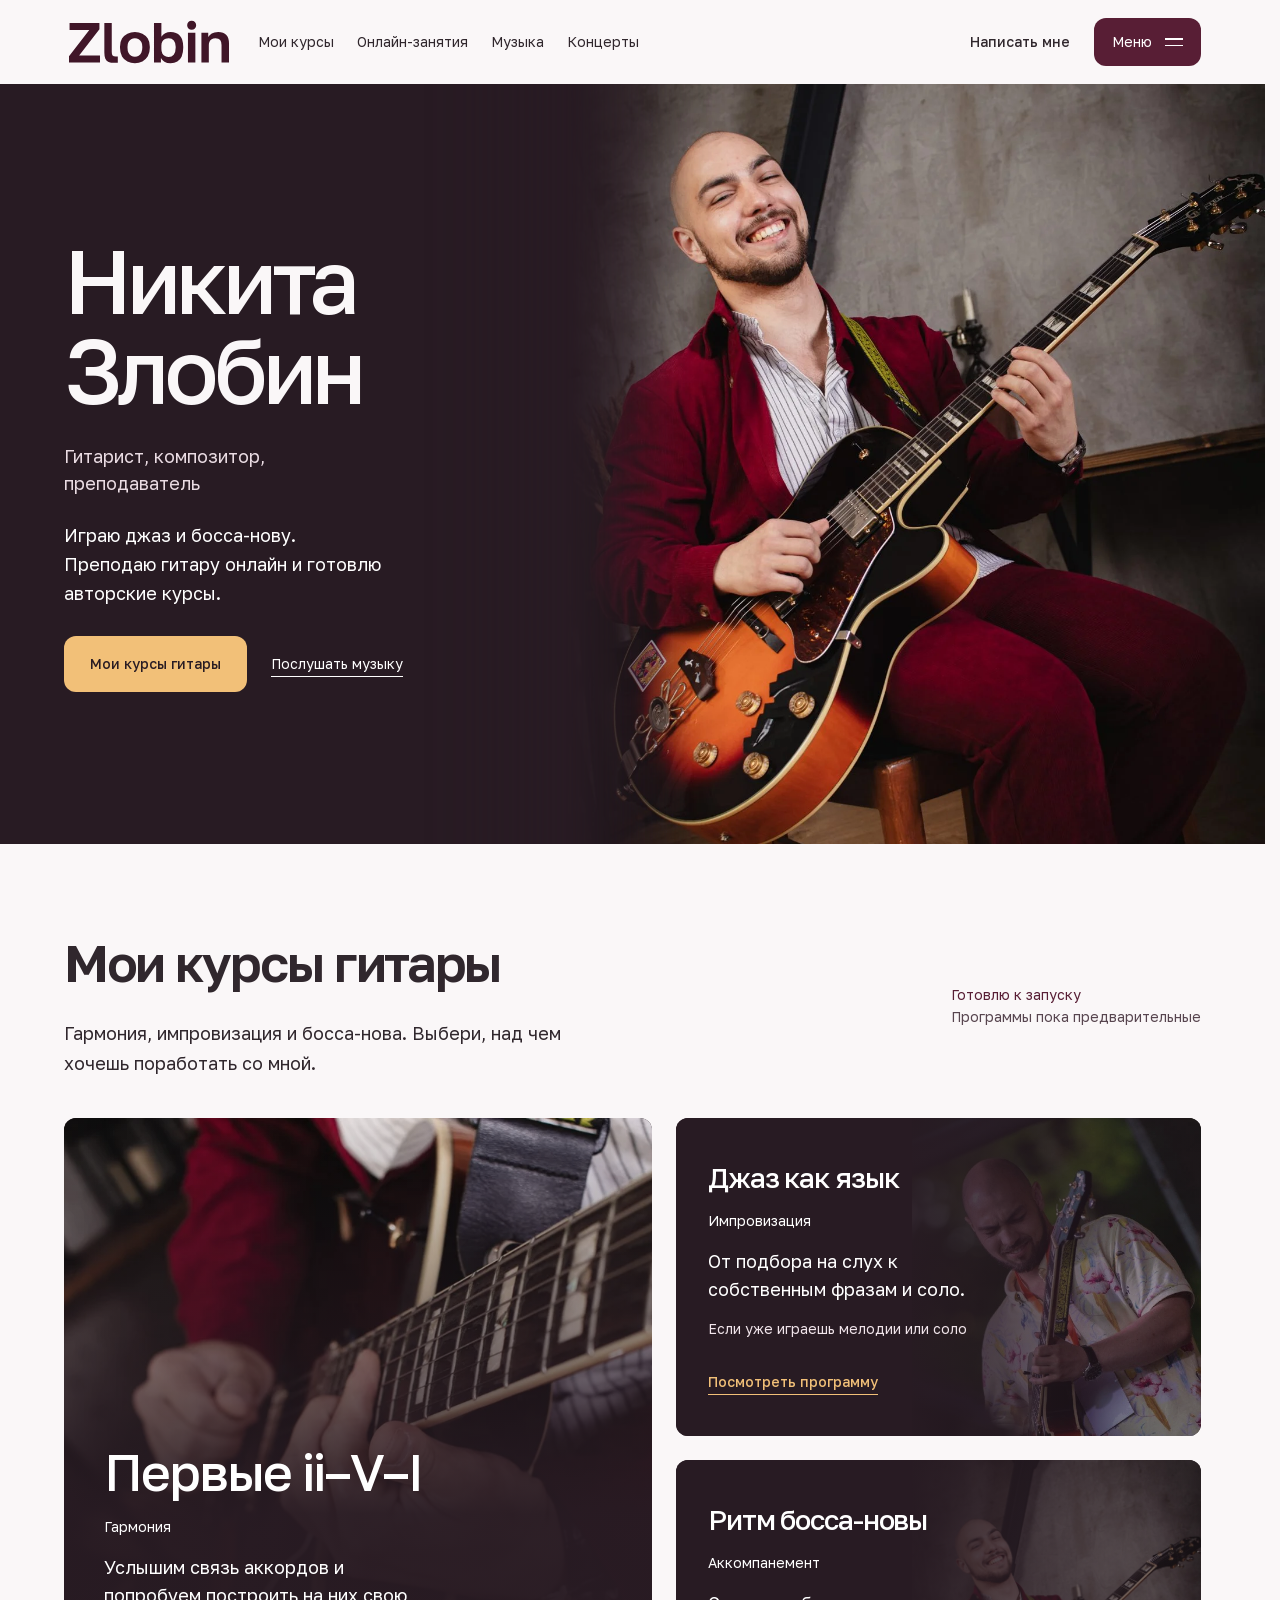
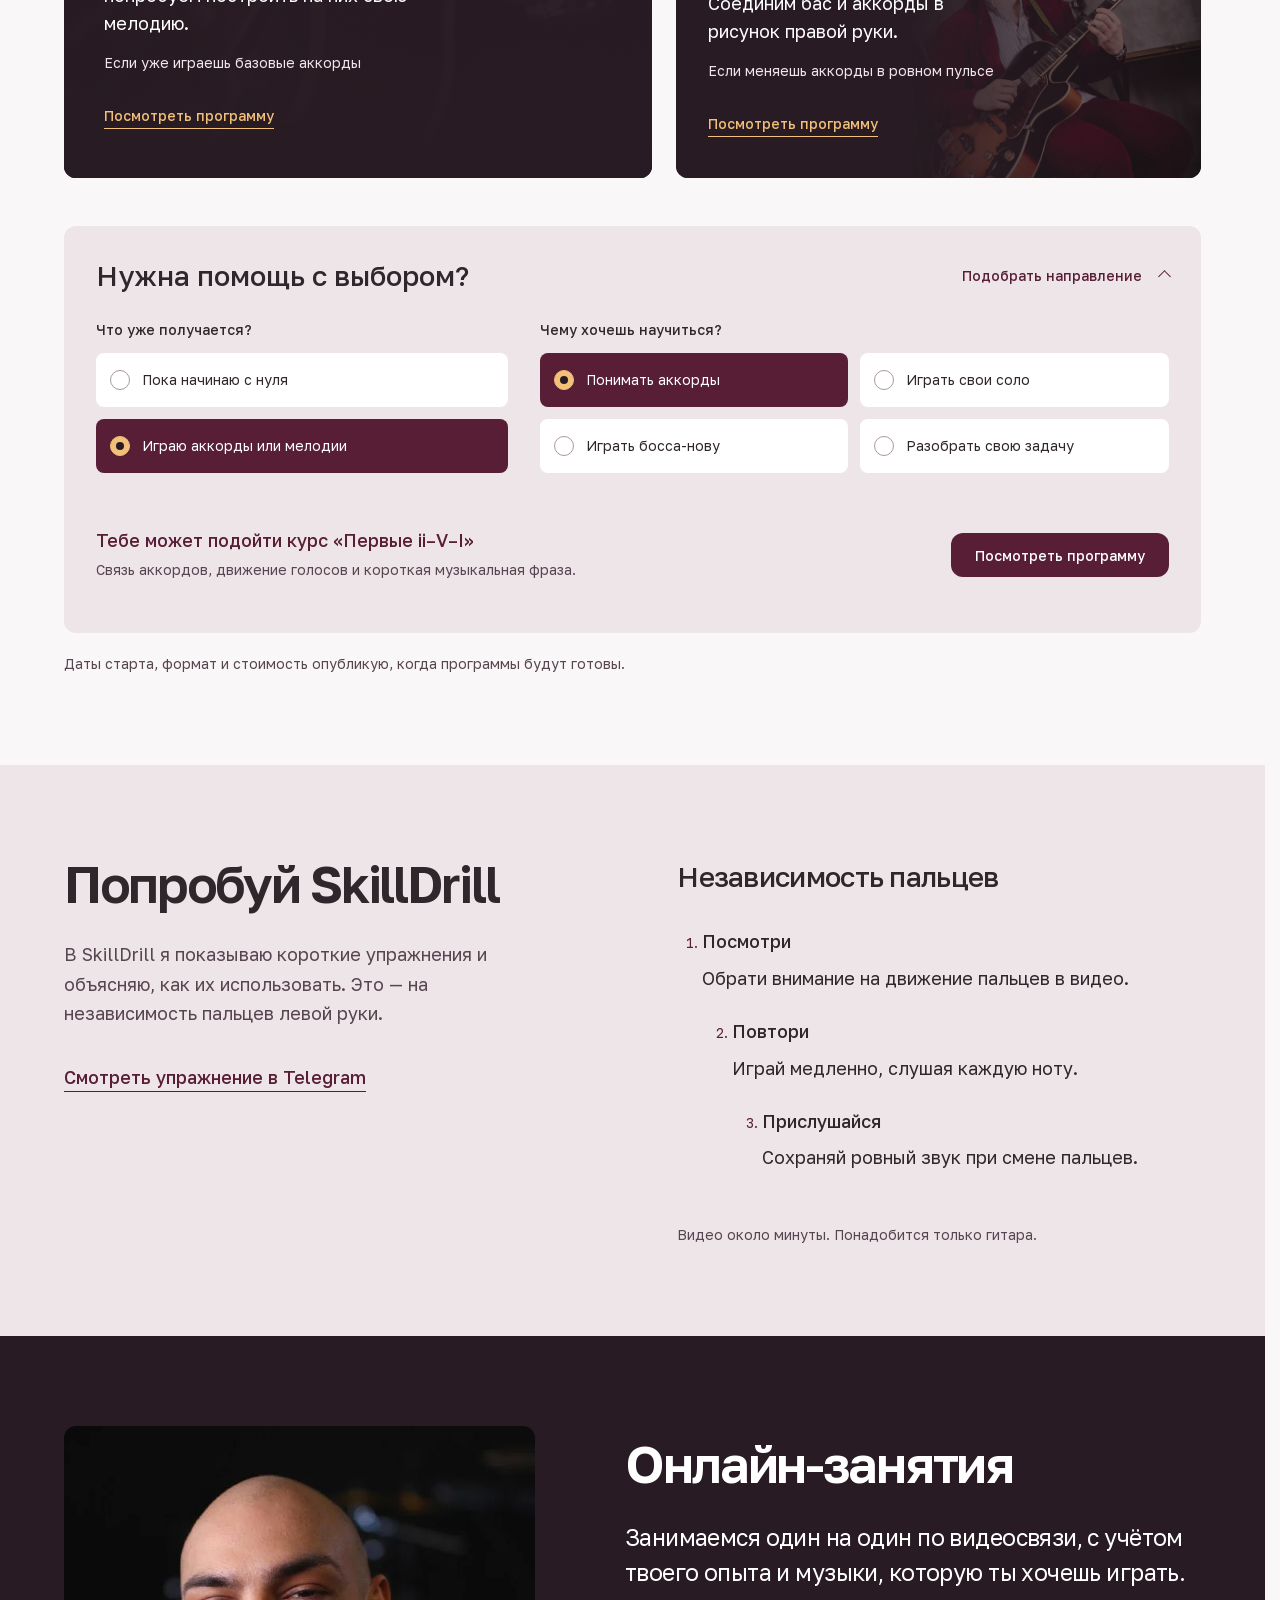
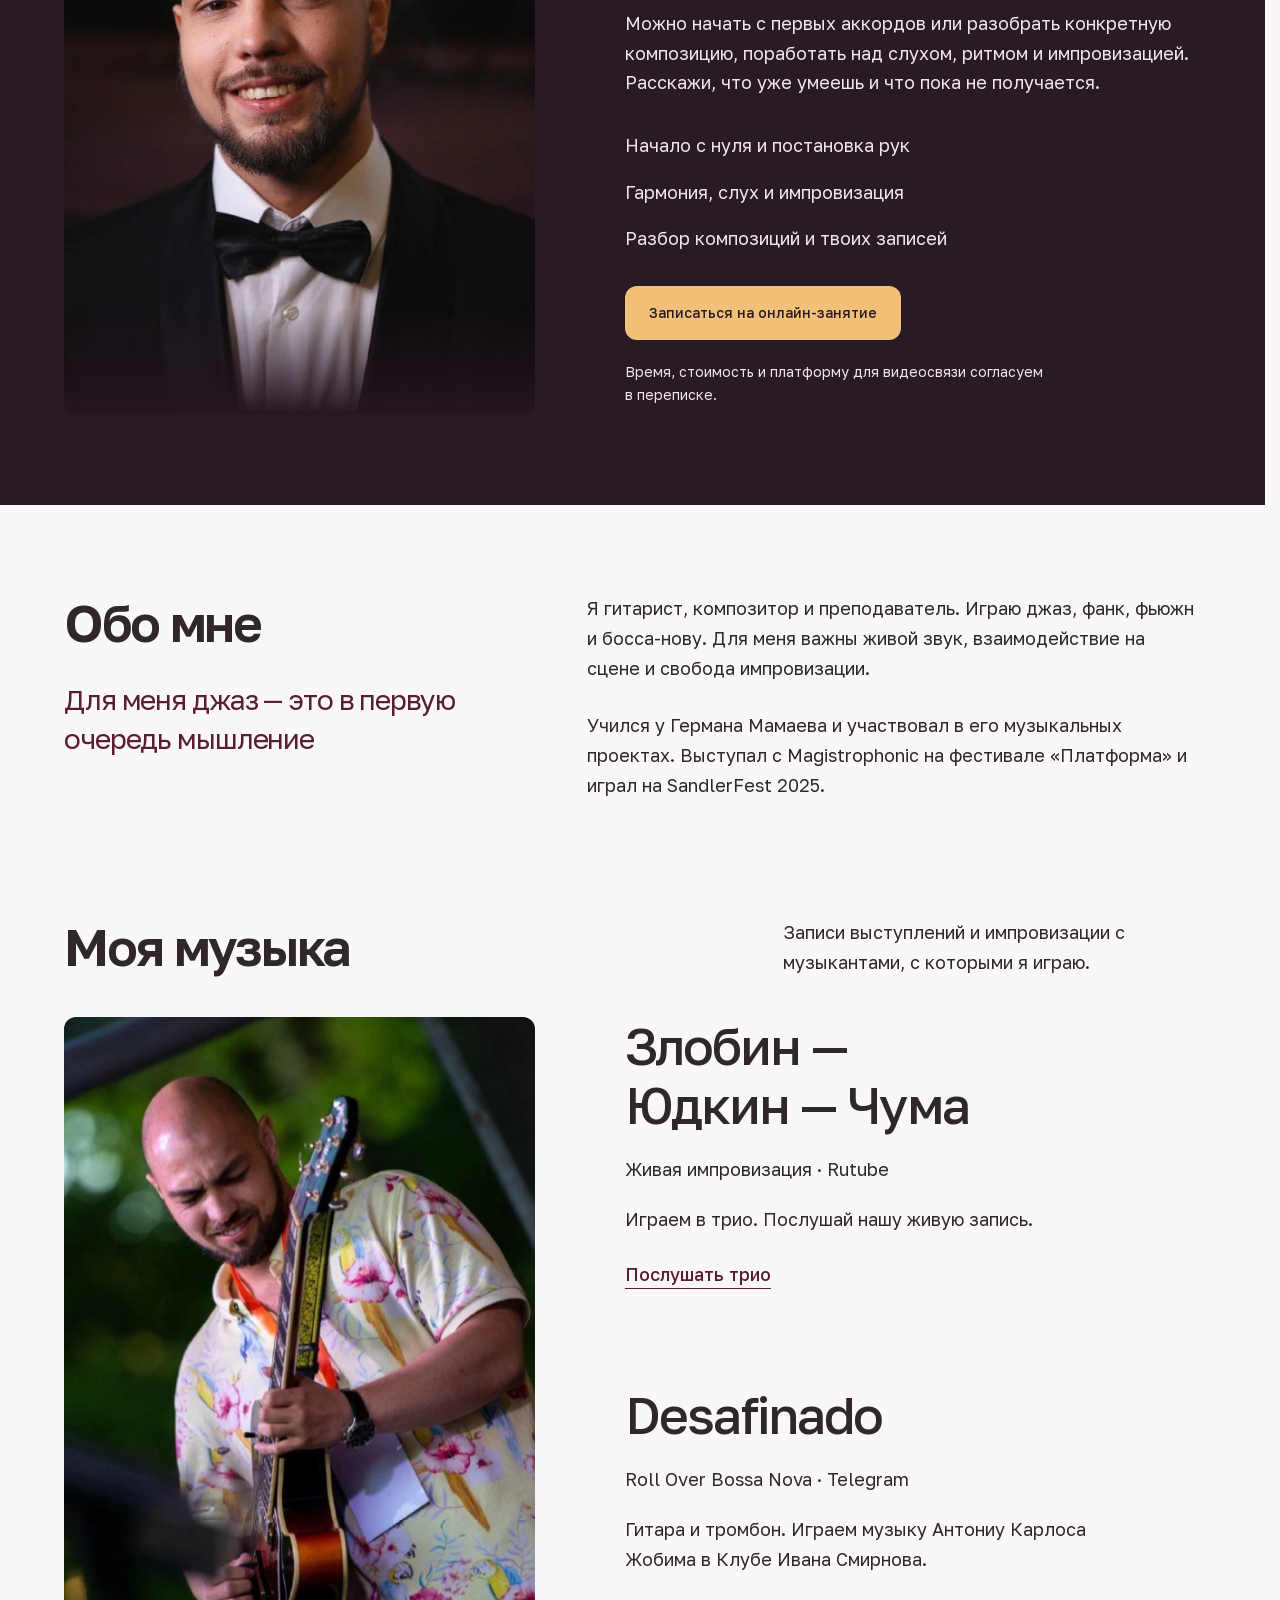
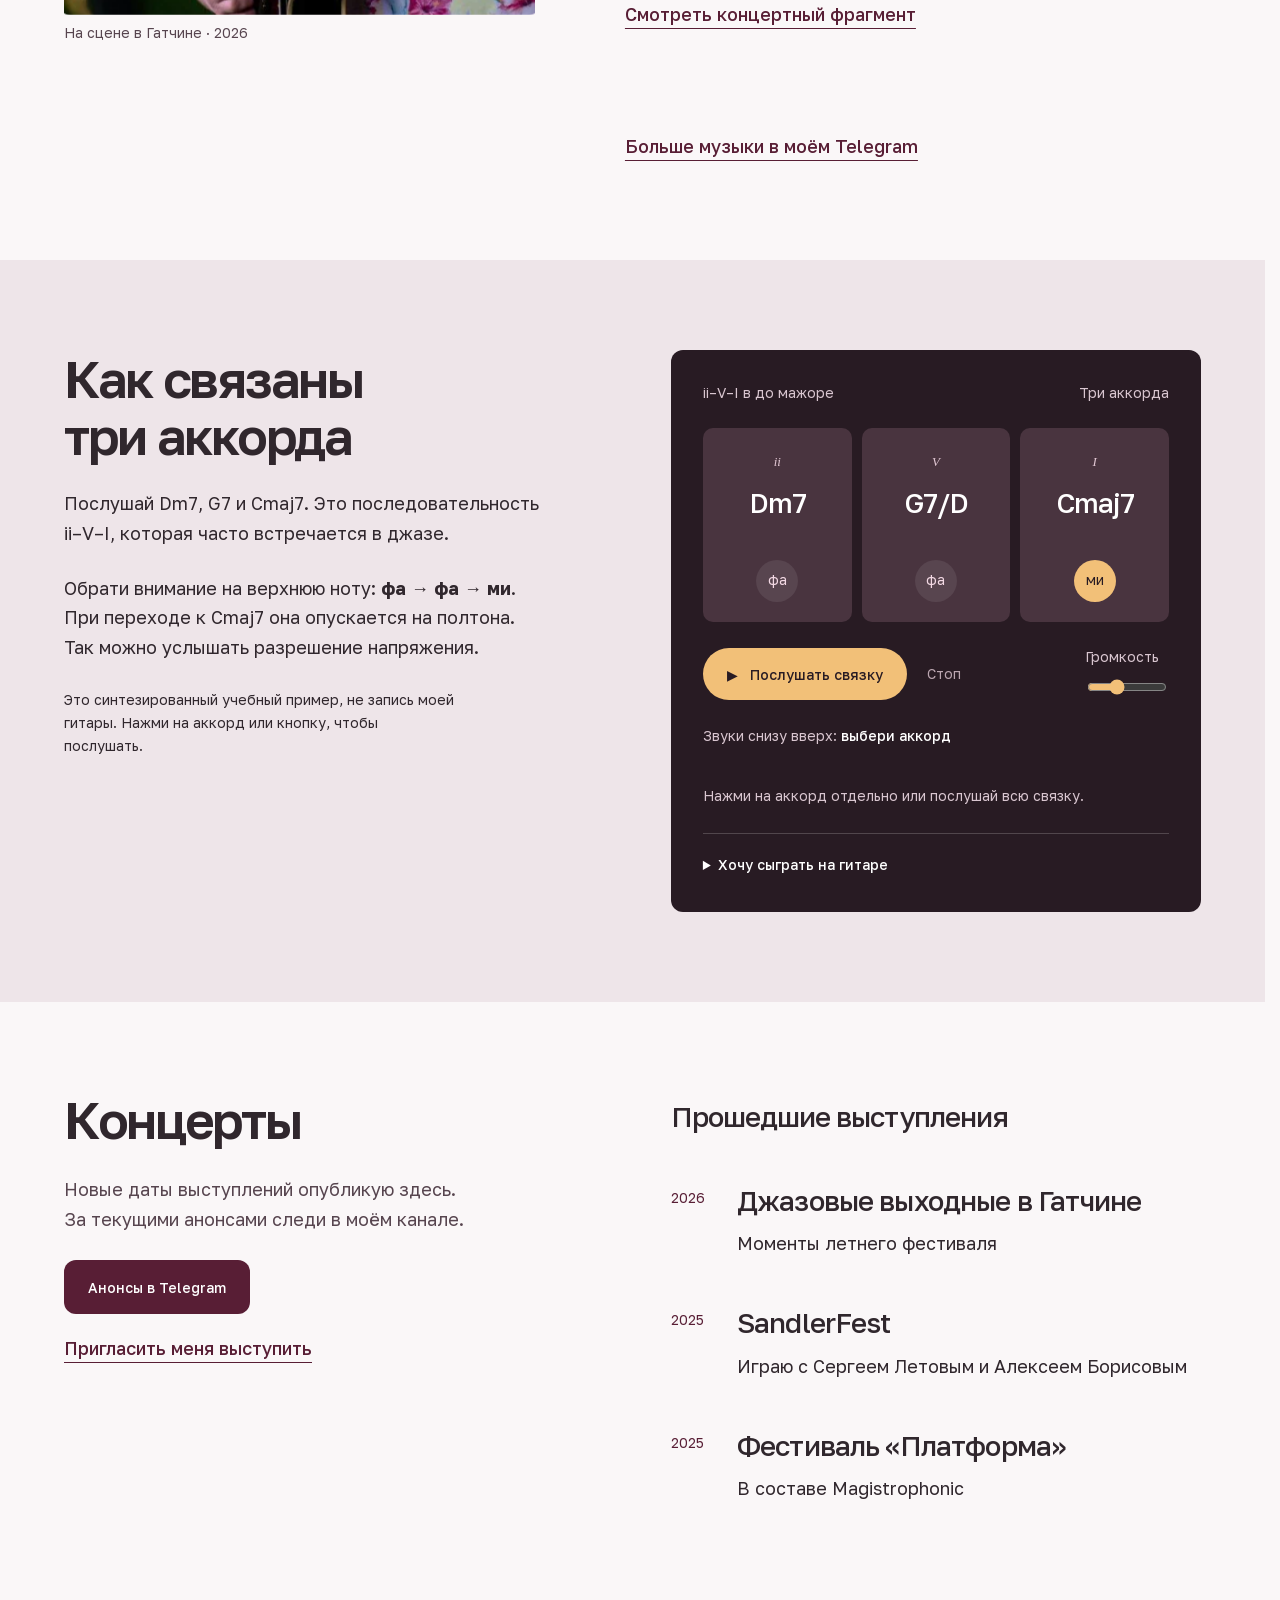
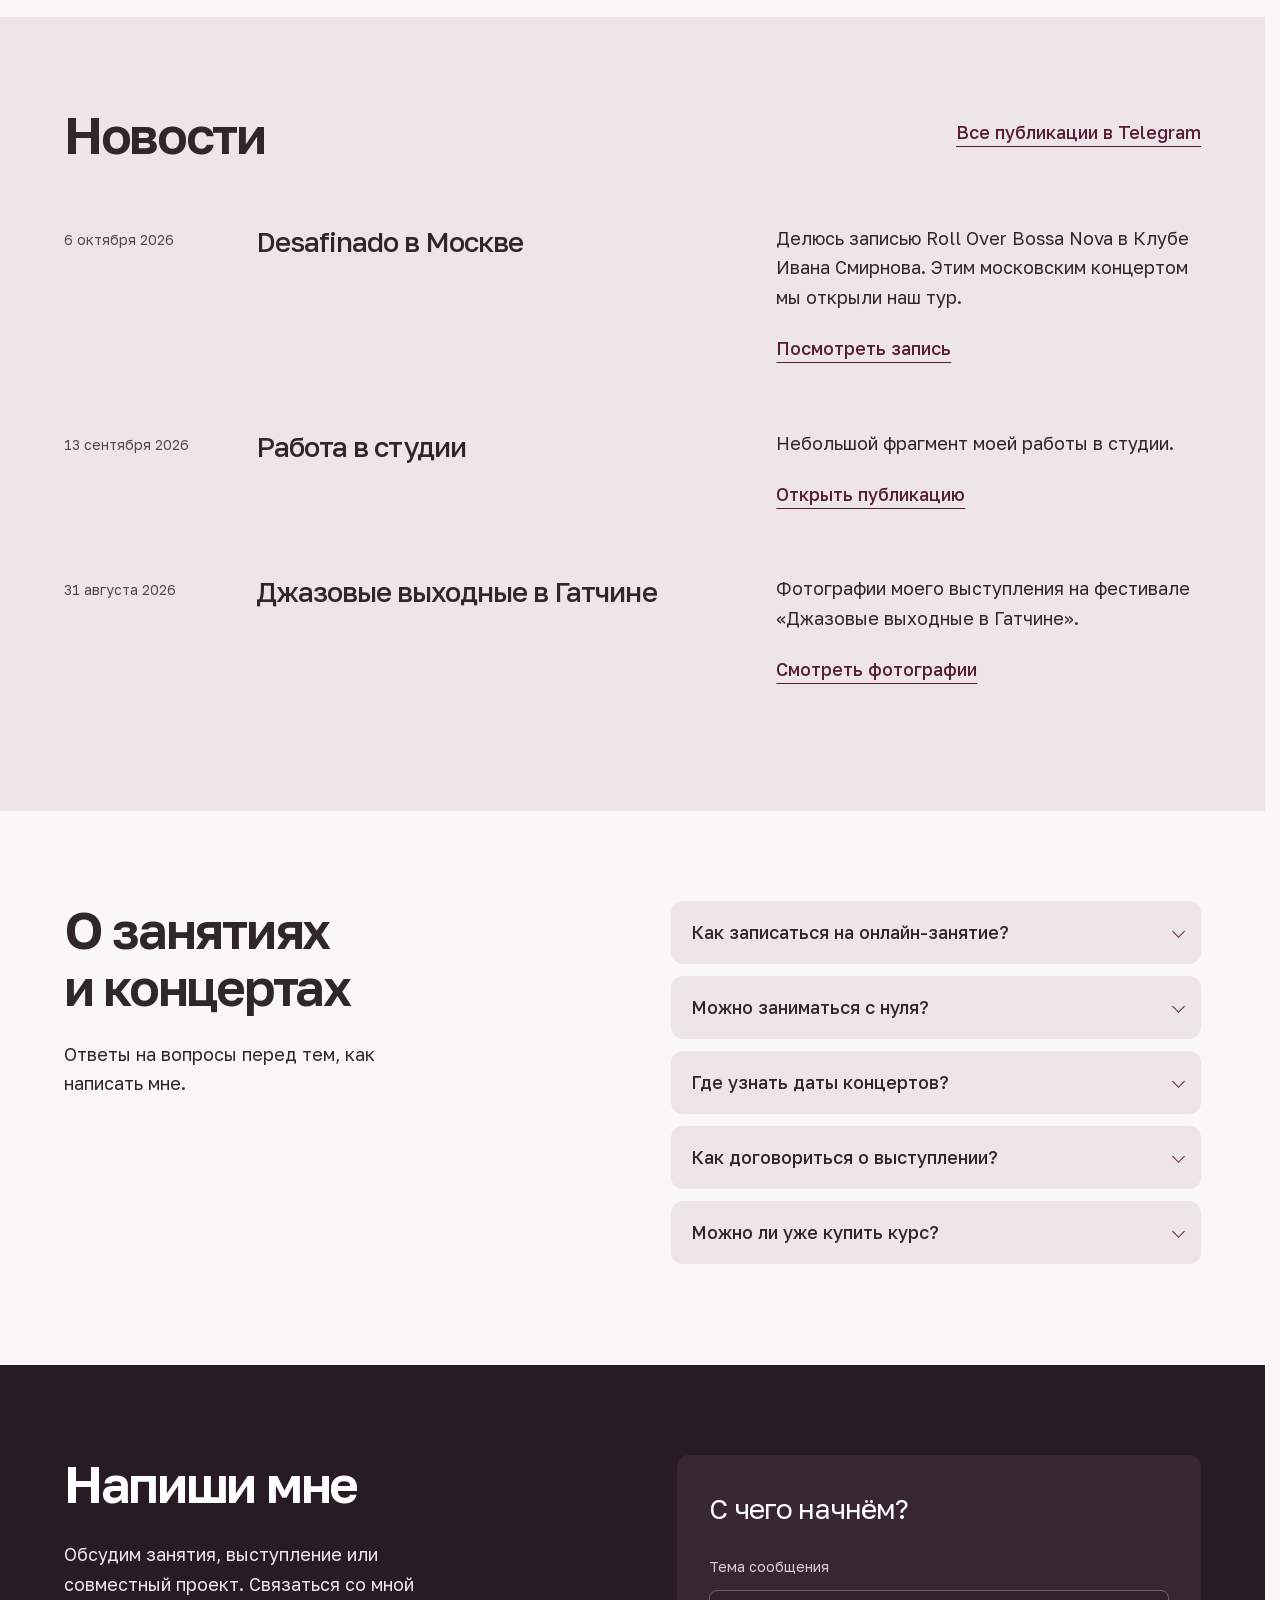
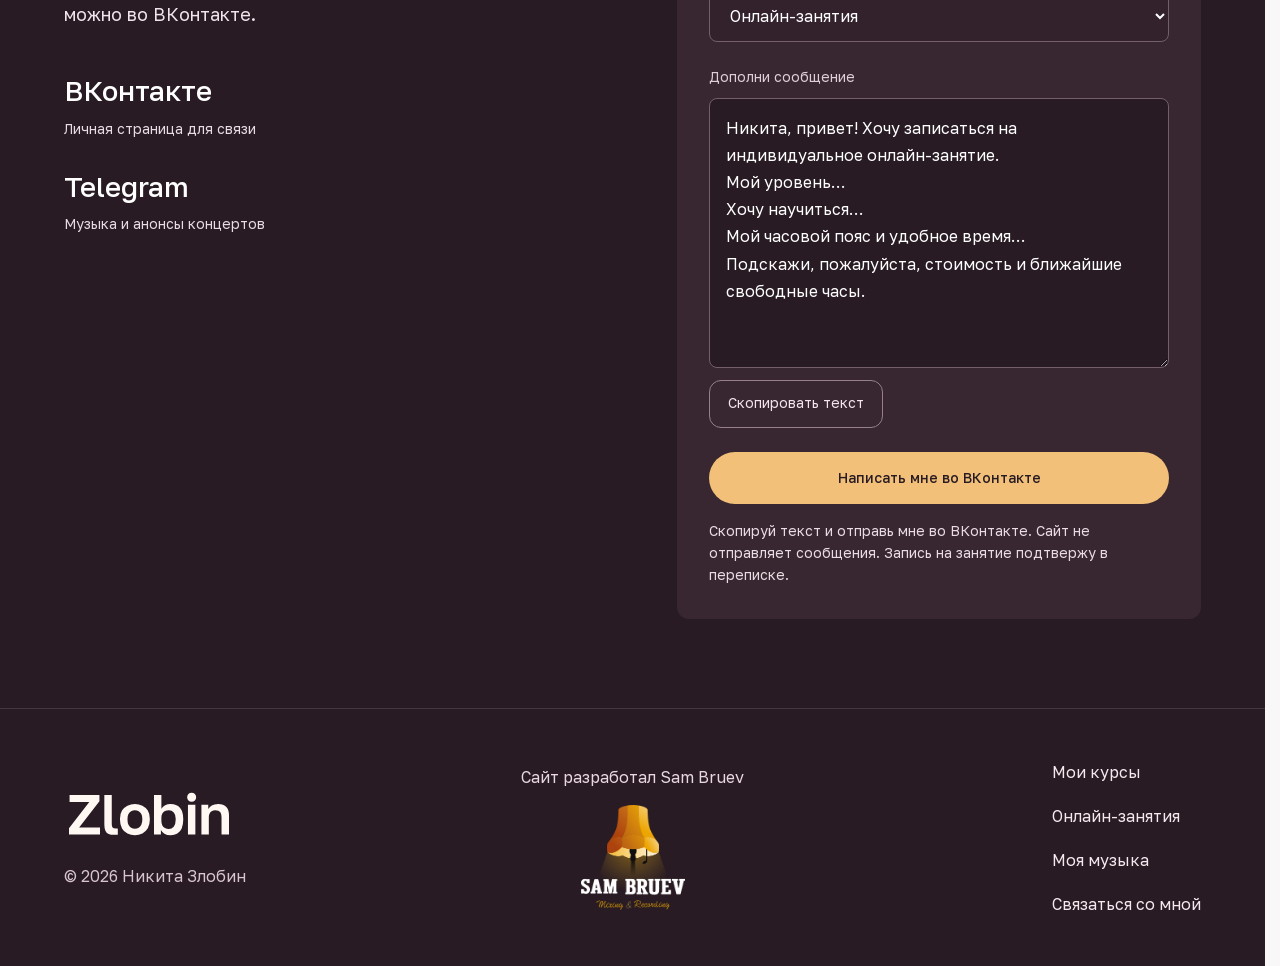
<file: index.html>
<!doctype html>
<html lang="ru">
<head>
<meta charset="utf-8">
<meta name="viewport" content="width=device-width, initial-scale=1">
<meta name="theme-color" content="#581e35">
<meta name="description" content="Я Никита Злобин, гитарист, композитор и преподаватель. Здесь моя музыка, концерты, новости, индивидуальные онлайн-занятия и курсы гитары.">
<meta name="robots" content="noindex, nofollow">
<meta property="og:title" content="Никита Злобин — музыка, концерты и занятия">
<meta property="og:description" content="Моя музыка, концертные записи и индивидуальные онлайн-занятия гитарой.">
<meta property="og:type" content="website">
<title>Никита Злобин — гитарист, композитор, преподаватель | Zlobin Music</title>
<link rel="icon" href="assets/favicon.svg?v=wordmark-20261019" type="image/svg+xml">
<link rel="stylesheet" href="styles.css?v=hero-spacing-20261019">
<script src="site.js?v=transitions-20261019" defer></script>
<script src="app.js?v=pathways-20261018" defer></script>
</head>
<body>
<a class="skip" href="#main">Перейти к содержимому</a>
<header class="header">
 <a class="brand" href="#" aria-label="Zlobin Music — на главную"><img src="assets/logo.svg?v=wordmark-20261019" alt="Zlobin Music" width="340" height="104"></a>
 <button class="menu-toggle" type="button" aria-expanded="false" aria-controls="menu-dialog" aria-haspopup="dialog">Меню <span class="menu-icon" aria-hidden="true"><i></i><i></i></span></button>
 <nav id="navigation" aria-label="Главная навигация"><a href="#courses">Мои курсы</a><a href="#lessons">Онлайн-занятия</a><a href="#music">Музыка</a><a href="#concerts">Концерты</a></nav>
 <a class="header-contact" href="#contact">Написать мне</a>
</header>
<main id="main">
<section class="artist-opening" aria-labelledby="hero-title">
 <div class="opening-layout">
  <div class="opening-copy">
   <h1 id="hero-title"><span>Никита</span> <span>Злобин</span></h1>
   <p class="opening-role">Гитарист, композитор, преподаватель</p>
   <p class="opening-description">Играю джаз и босса-нову.<br>Преподаю гитару онлайн и готовлю авторские курсы.</p>
   <div class="opening-actions"><a class="button button-light" href="#courses">Мои курсы гитары</a><a class="opening-listen" href="#music">Послушать музыку</a></div>
  </div>
  <figure class="opening-portrait"><img src="assets/portrait-burgundy.webp" width="1200" height="1800" alt="Я с полуакустической гитарой в бордовом костюме" fetchpriority="high"></figure>
 </div>
</section>
<section class="courses section editorial-courses" id="courses" aria-labelledby="courses-title">
 <div class="section-heading"><div><h2 id="courses-title">Мои курсы гитары</h2><p class="course-section-intro">Гармония, импровизация и босса-нова. Выбери, над чем хочешь поработать со мной.</p></div><p class="course-release-note">Готовлю к запуску<br><span>Программы пока предварительные</span></p></div>
 <div class="editorial-course-grid">
 <article class="course-feature course-feature-main"><img class="course-cover" src="assets/hands-fretboard.webp" width="1300" height="867" alt="Мои руки на грифе гитары" loading="lazy"><div class="course-feature-copy"><h3><a href="course-harmony.html">Первые ii–V–I</a></h3><p class="course-category">Гармония</p><p class="course-description">Услышим связь аккордов и попробуем построить на них свою мелодию.</p><p class="course-entry">Если уже играешь базовые аккорды</p><a class="course-feature-link" href="course-harmony.html">Посмотреть программу</a></div></article>
 <article class="course-feature course-feature-jazz"><img class="course-cover" src="assets/concert-gatchina.webp" width="532" height="800" alt="Играю на концерте в Гатчине" loading="lazy"><div class="course-feature-copy"><h3><a href="course-jazz.html">Джаз как язык</a></h3><p class="course-category">Импровизация</p><p class="course-description">От подбора на слух к собственным фразам и соло.</p><p class="course-entry">Если уже играешь мелодии или соло</p><a class="course-feature-link" href="course-jazz.html">Посмотреть программу</a></div></article>
 <article class="course-feature course-feature-bossa"><img class="course-cover" src="assets/portrait-burgundy.webp" width="1200" height="1800" alt="С гитарой перед выступлением" loading="lazy"><div class="course-feature-copy"><h3><a href="course-bossa.html">Ритм босса-новы</a></h3><p class="course-category">Аккомпанемент</p><p class="course-description">Соединим бас и аккорды в рисунок правой руки.</p><p class="course-entry">Если меняешь аккорды в ровном пульсе</p><a class="course-feature-link" href="course-bossa.html">Посмотреть программу</a></div></article>
 </div>
 <details class="course-assistance" open><summary><span>Нужна помощь с выбором?</span><span class="assistance-action">Подобрать направление</span></summary><div class="details-body"><div class="learning-finder" id="choose" aria-labelledby="choose-title">
 <div class="finder-heading"><h3 id="choose-title">Подберём направление</h3><p>Расскажи, что уже получается и что хочется освоить.</p></div>
 <div class="finder-fields"><fieldset class="level-options"><legend>Что уже получается?</legend><label><input type="radio" name="level" value="new"><span>Пока начинаю с нуля</span></label><label><input type="radio" name="level" value="basics" checked><span>Играю аккорды или мелодии</span></label></fieldset>
 <fieldset class="goal-options"><legend>Чему хочешь научиться?</legend><label><input type="radio" name="goal" value="harmony" checked><span>Понимать аккорды</span></label><label><input type="radio" name="goal" value="jazz"><span>Играть свои соло</span></label><label><input type="radio" name="goal" value="bossa"><span>Играть босса-нову</span></label><label><input type="radio" name="goal" value="personal"><span>Разобрать свою задачу</span></label></fieldset></div>
 <div class="recommendation"><div role="status" aria-live="polite"><p id="recommendation-title">Тебе может подойти курс «Первые ii–V–I»</p><span id="recommendation-text">Связь аккордов, движение голосов и короткая музыкальная фраза.</span></div><a class="button button-dark" id="recommendation-action" href="course-harmony.html">Посмотреть программу</a></div>
 <noscript><p>Выбери направление из программ выше или напиши мне о своей задаче.</p></noscript>
 </div></div></details>
 <p class="catalog-note">Даты старта, формат и стоимость опубликую, когда программы будут готовы.</p>
</section>
<section class="section first-lesson" id="first-lesson" aria-labelledby="first-lesson-title">
 <div class="sample-copy"><h2 id="first-lesson-title">Попробуй SkillDrill</h2><p class="sample-description">В SkillDrill я показываю короткие упражнения и объясняю, как их использовать. Это — на независимость пальцев левой руки.</p><a class="text-link" href="https://t.me/Zlobin_Academy/1515" target="_blank" rel="noopener noreferrer">Смотреть упражнение в Telegram</a></div>
 <div class="exercise-guide"><p class="exercise-heading">Независимость пальцев</p><ol class="exercise-steps"><li><span>Посмотри</span><p>Обрати внимание на движение пальцев в видео.</p></li><li><span>Повтори</span><p>Играй медленно, слушая каждую ноту.</p></li><li><span>Прислушайся</span><p>Сохраняй ровный звук при смене пальцев.</p></li></ol><p class="sample-caption">Видео около минуты. Понадобится только гитара.</p></div>
</section>
<section class="section lessons-section" id="lessons" aria-labelledby="lessons-title"><div class="lessons-photo"><img src="assets/portrait-tux.webp" width="1200" height="1800" alt="Мой портрет перед выступлением" loading="lazy"></div><div class="lessons-copy"><h2 id="lessons-title">Онлайн-занятия</h2><p class="large-text">Занимаемся один на один по видеосвязи, с учётом твоего опыта и музыки, которую ты хочешь играть.</p><p>Можно начать с первых аккордов или разобрать конкретную композицию, поработать над слухом, ритмом и импровизацией. Расскажи, что уже умеешь и что пока не получается.</p><ul class="lesson-topics"><li>Начало с нуля и постановка рук</li><li>Гармония, слух и импровизация</li><li>Разбор композиций и твоих записей</li></ul><a class="button button-light" href="#contact" data-contact-intent="lesson">Записаться на онлайн-занятие</a><p class="lesson-terms">Время, стоимость и платформу для видеосвязи согласуем в переписке.</p></div></section>
<section class="section mentor" id="nikita" aria-labelledby="nikita-title">
 <div class="mentor-intro"><h2 id="nikita-title">Обо мне</h2><p class="artist-statement">Для меня джаз — это в первую очередь мышление</p></div>
 <div class="mentor-copy"><p>Я гитарист, композитор и преподаватель. Играю джаз, фанк, фьюжн и босса-нову. Для меня важны живой звук, взаимодействие на сцене и свобода импровизации.</p><p>Учился у Германа Мамаева и участвовал в его музыкальных проектах. Выступал с Magistrophonic на фестивале «Платформа» и играл на SandlerFest 2025.</p></div>
</section>
<section class="section music-section" id="music" aria-labelledby="music-title">
 <div class="section-heading"><div><h2 id="music-title">Моя музыка</h2></div><p class="section-aside">Записи выступлений и импровизации с музыкантами, с которыми я играю.</p></div>
 <div class="music-layout">
  <figure class="music-portrait"><img src="assets/concert-gatchina.webp" width="532" height="800" alt="Играю на фестивале в Гатчине" loading="lazy"><figcaption>На сцене в Гатчине · 2026</figcaption></figure>
  <div class="music-recordings"><article class="recording"><h3>Злобин —<br>Юдкин — Чума</h3><p class="recording-meta">Живая импровизация · Rutube</p><p>Играем в трио. Послушай нашу живую запись.</p><a class="text-link" href="https://rutube.ru/video/dad7300457212fba377046d3d263dbac/" target="_blank" rel="noopener noreferrer">Послушать трио</a></article><article class="recording"><h3>Desafinado</h3><p class="recording-meta">Roll Over Bossa Nova · Telegram</p><p>Гитара и тромбон. Играем музыку Антониу Карлоса Жобима в Клубе Ивана Смирнова.</p><a class="text-link" href="https://t.me/Zlobin_Academy/1796" target="_blank" rel="noopener noreferrer">Смотреть концертный фрагмент</a></article><a class="music-more text-link" href="https://t.me/Zlobin_Academy" target="_blank" rel="noopener noreferrer">Больше музыки в моём Telegram</a></div>
 </div>
</section>
<section class="practice" id="practice" aria-labelledby="practice-title">
 <div class="practice-intro"><h2 id="practice-title">Как связаны<br>три аккорда</h2><p>Послушай Dm7, G7 и Cmaj7. Это последовательность ii–V–I, которая часто встречается в джазе.</p><p class="practice-instruction">Обрати внимание на верхнюю ноту: <strong>фа → фа → ми</strong>. При переходе к Cmaj7 она опускается на полтона. Так можно услышать разрешение напряжения.</p><p class="audio-disclaimer">Это синтезированный учебный пример, не запись моей гитары. Нажми на аккорд или кнопку, чтобы послушать.</p></div>
 <div class="lesson" data-ui><div class="lesson-top"><span>ii–V–I в до мажоре</span><span>Три аккорда</span></div>
  <div class="chords"><button class="chord" data-chord="0" aria-label="Послушать Dm7, ре минор септаккорд"><span class="degree">ii</span><strong>Dm7</strong><span class="chord-notes">ре · ля · до · фа</span><span class="top-note">фа</span></button><button class="chord" data-chord="1" aria-label="Послушать G7 с ре в басу"><span class="degree">V</span><strong>G7/D</strong><span class="chord-notes">ре · соль · си · фа</span><span class="top-note">фа</span></button><button class="chord" data-chord="2" aria-label="Послушать Cmaj7, до мажорный большой септаккорд"><span class="degree">I</span><strong>Cmaj7</strong><span class="chord-notes">до · соль · си · ми</span><span class="top-note resolve">ми</span></button></div>
  <div class="lesson-controls"><button class="button button-dark" id="play-sequence" aria-pressed="false"><span aria-hidden="true">▶</span> Послушать связку</button><button class="sound-stop" id="stop-audio" disabled>Стоп</button><label class="volume">Громкость <input id="volume" type="range" min="0" max="100" value="35" aria-label="Громкость примера"></label></div>
  <p class="voicing-caption">Звуки снизу вверх: <strong id="voicing-notes">выбери аккорд</strong></p><p class="sound-status" id="sound-status" role="status" aria-live="polite">Нажми на аккорд отдельно или послушай всю связку.</p>
  <details class="play-yourself"><summary>Хочу сыграть на гитаре</summary><div class="details-body"><div><p>Стандартный строй: ми–ля–ре–соль–си–ми. Струны от шестой к первой. × — не играть. Числа — лады.</p><dl><div><dt>Dm7</dt><dd>× 5 7 5 6 ×</dd></div><div><dt>G7/D</dt><dd>× 5 5 4 6 ×</dd></div><div><dt>Cmaj7</dt><dd>× 3 5 4 5 ×</dd></div></dl><p>G7/D — аккорд G7 с нотой ре в басу. Играй медленно, слушая каждый голос. Сначала спой верхние ноты, затем найди их на грифе.</p></div></div></details>
 </div>
</section>
<section class="concert-section section" id="concerts" aria-labelledby="concerts-title">
 <div class="concert-heading"><h2 id="concerts-title">Концерты</h2><p>Новые даты выступлений опубликую здесь. За текущими анонсами следи в моём канале.</p><a class="button button-dark" href="https://t.me/Zlobin_Academy" target="_blank" rel="noopener noreferrer">Анонсы в Telegram</a><a class="text-link concert-booking" href="#contact" data-contact-intent="concert">Пригласить меня выступить</a></div>
 <div class="concert-archive"><h3>Прошедшие выступления</h3>
 <a class="archive-item" href="https://t.me/Zlobin_Academy/1784" target="_blank" rel="noopener noreferrer"><span class="archive-year">2026</span><div><h4>Джазовые выходные в Гатчине</h4><p>Моменты летнего фестиваля</p></div></a>
 <a class="archive-item" href="https://t.me/Zlobin_Academy/1471" target="_blank" rel="noopener noreferrer"><span class="archive-year">2025</span><div><h4>SandlerFest</h4><p>Играю с Сергеем Летовым и Алексеем Борисовым</p></div></a>
 <a class="archive-item" href="https://t.me/Zlobin_Academy/1303" target="_blank" rel="noopener noreferrer"><span class="archive-year">2025</span><div><h4>Фестиваль «Платформа»</h4><p>В составе Magistrophonic</p></div></a>
 </div>
</section>
<section class="section news-section" id="news" aria-labelledby="news-title"><div class="section-heading"><div><h2 id="news-title">Новости</h2></div><a class="text-link" href="https://t.me/Zlobin_Academy" target="_blank" rel="noopener noreferrer">Все публикации в Telegram</a></div>
 <div class="news-grid">
 <article class="news-item"><time datetime="2026-10-06">6 октября 2026</time><h3><a href="https://t.me/Zlobin_Academy/1796" target="_blank" rel="noopener noreferrer">Desafinado в Москве</a></h3><p>Делюсь записью Roll Over Bossa Nova в Клубе Ивана Смирнова. Этим московским концертом мы открыли наш тур.</p><a class="text-link" href="https://t.me/Zlobin_Academy/1796" target="_blank" rel="noopener noreferrer">Посмотреть запись</a></article>
 <article class="news-item"><time datetime="2026-09-13">13 сентября 2026</time><h3><a href="https://t.me/Zlobin_Academy/1791" target="_blank" rel="noopener noreferrer">Работа в студии</a></h3><p>Небольшой фрагмент моей работы в студии.</p><a class="text-link" href="https://t.me/Zlobin_Academy/1791" target="_blank" rel="noopener noreferrer">Открыть публикацию</a></article>
 <article class="news-item"><time datetime="2026-08-31">31 августа 2026</time><h3><a href="https://t.me/Zlobin_Academy/1784" target="_blank" rel="noopener noreferrer">Джазовые выходные в Гатчине</a></h3><p>Фотографии моего выступления на фестивале «Джазовые выходные в Гатчине».</p><a class="text-link" href="https://t.me/Zlobin_Academy/1784" target="_blank" rel="noopener noreferrer">Смотреть фотографии</a></article>
 </div>
</section>
<section class="section faq" id="questions" aria-labelledby="faq-title"><div><h2 id="faq-title">О занятиях<br>и концертах</h2><p class="faq-intro">Ответы на вопросы перед тем, как написать мне.</p></div><div class="faq-list">
<details><summary>Как записаться на онлайн-занятие?</summary><div class="details-body"><p>Выбери тему «Онлайн-занятия» в контактах и напиши мне во ВКонтакте. Расскажи о своём уровне и задачах, укажи часовой пояс и удобное время. Стоимость, расписание и платформу для видеосвязи обсудим в переписке. Запись подтвержу лично.</p></div></details>
<details><summary>Можно заниматься с нуля?</summary><div class="details-body"><p>Да, можем начать с первых аккордов. Расскажи мне о своём инструменте и о музыке, которую хочешь играть. А для курсов ii–V–I, импровизации и босса-новы уже понадобятся базовые навыки.</p></div></details>
<details><summary>Где узнать даты концертов?</summary><div class="details-body"><p>Следи за анонсами в <a href="https://t.me/Zlobin_Academy" target="_blank" rel="noopener noreferrer">моём Telegram-канале</a>. Записи и фотографии прошлых выступлений собраны в разделе «Концерты».</p></div></details>
<details><summary>Как договориться о выступлении?</summary><div class="details-body"><p>В контактах выбери «Выступление на мероприятии». Напиши мне дату, город, площадку и желаемый формат выступления. Обсудим программу и условия.</p></div></details>
<details><summary>Можно ли уже купить курс?</summary><div class="details-body"><p>Я ещё готовлю курсы. Пока можно посмотреть предварительные программы и написать мне о своём интересе. Даты, формат и стоимость опубликую перед запуском. Оплата на сайте пока не открыта.</p></div></details>
</div></section>
<section class="contact" id="contact" aria-labelledby="contact-title"><div><h2 id="contact-title">Напиши мне</h2><p class="contact-intro">Обсудим занятия, выступление или совместный проект. Связаться со мной можно во ВКонтакте.</p><div class="contact-links"><a href="https://vk.com/nik_zlobin" target="_blank" rel="noopener noreferrer"><strong>ВКонтакте</strong><span>Личная страница для связи</span></a><a href="https://t.me/Zlobin_Academy" target="_blank" rel="noopener noreferrer"><strong>Telegram</strong><span>Музыка и анонсы концертов</span></a></div></div><div class="contact-action" data-ui><p class="contact-form-heading">С чего начнём?</p><label class="contact-topic-label" for="contact-topic">Тема сообщения</label><select id="contact-topic"><option value="lesson">Онлайн-занятия</option><option value="concert">Выступление на мероприятии</option><option value="collaboration">Совместный проект</option><option value="course">Курсы</option></select><div class="message-box"><label for="contact-message">Дополни сообщение</label><textarea id="contact-message" rows="6" spellcheck="false">Никита, привет! Хочу записаться на индивидуальное онлайн-занятие.
Мой уровень…
Хочу научиться…
Мой часовой пояс и удобное время…
Подскажи, пожалуйста, стоимость и ближайшие свободные часы.</textarea><div class="copy-row"><button class="copy-button" type="button" data-copy="contact-message">Скопировать текст</button><span class="copy-status" id="contact-message-status" role="status"></span></div></div><a class="button button-light" href="https://vk.com/nik_zlobin" target="_blank" rel="noopener noreferrer">Написать мне во ВКонтакте</a><p class="contact-note">Скопируй текст и отправь мне во ВКонтакте. Сайт не отправляет сообщения. Запись на занятие подтвержу в переписке.</p></div></section>
</main>
<footer class="site-footer">
 <div class="footer-identity"><a class="brand" href="#" aria-label="Zlobin Music — на главную"><img src="assets/logo-light.svg?v=wordmark-20261019" alt="Zlobin Music" width="340" height="104"></a><span class="footer-copyright">© 2026 Никита Злобин</span></div>
 <nav class="footer-nav" aria-label="Навигация в подвале"><a href="#courses">Мои курсы</a><a href="#lessons">Онлайн-занятия</a><a href="#music">Моя музыка</a><a href="#contact">Связаться со мной</a></nav>
 <a class="footer-creator" href="https://sambruev.ru/" target="_blank" rel="noopener noreferrer" aria-label="Сайт разработал Sam Bruev — перейти на sambruev.ru"><span class="footer-creator-label">Сайт разработал Sam Bruev</span><img src="assets/sam-bruev-logo.png?v=transparent" alt="Sam Bruev — логотип с лампой" width="512" height="514" loading="lazy"></a>
</footer>
<dialog id="menu-dialog" class="menu-drawer t-modal" aria-labelledby="menu-title">
<div class="drawer-top"><span id="menu-title"><img src="assets/logo-light.svg?v=wordmark-20261019" width="340" height="104" alt="Zlobin Music"></span><button class="menu-close" type="button" aria-label="Закрыть меню"><span aria-hidden="true">×</span></button></div>
<div class="drawer-intro"><img src="assets/portrait-burgundy.webp" alt="" width="1200" height="1800"><div><p>Никита Злобин</p><span>Гитарист и преподаватель</span></div></div>
<nav class="drawer-nav" aria-label="Все разделы сайта"><a href="#courses">Мои курсы</a><a href="#nikita">Обо мне</a><a href="#lessons">Онлайн-занятия</a><a href="#music">Моя музыка</a><a href="#concerts">Концерты</a><a href="#news">Новости</a><a href="#contact">Написать мне</a></nav>

</dialog>

<noscript><div class="noscript">Подбор курса, меню и звук используют JavaScript. Программы курсов и ссылки на мои страницы доступны без него.</div></noscript>
</body>
</html>
</file>
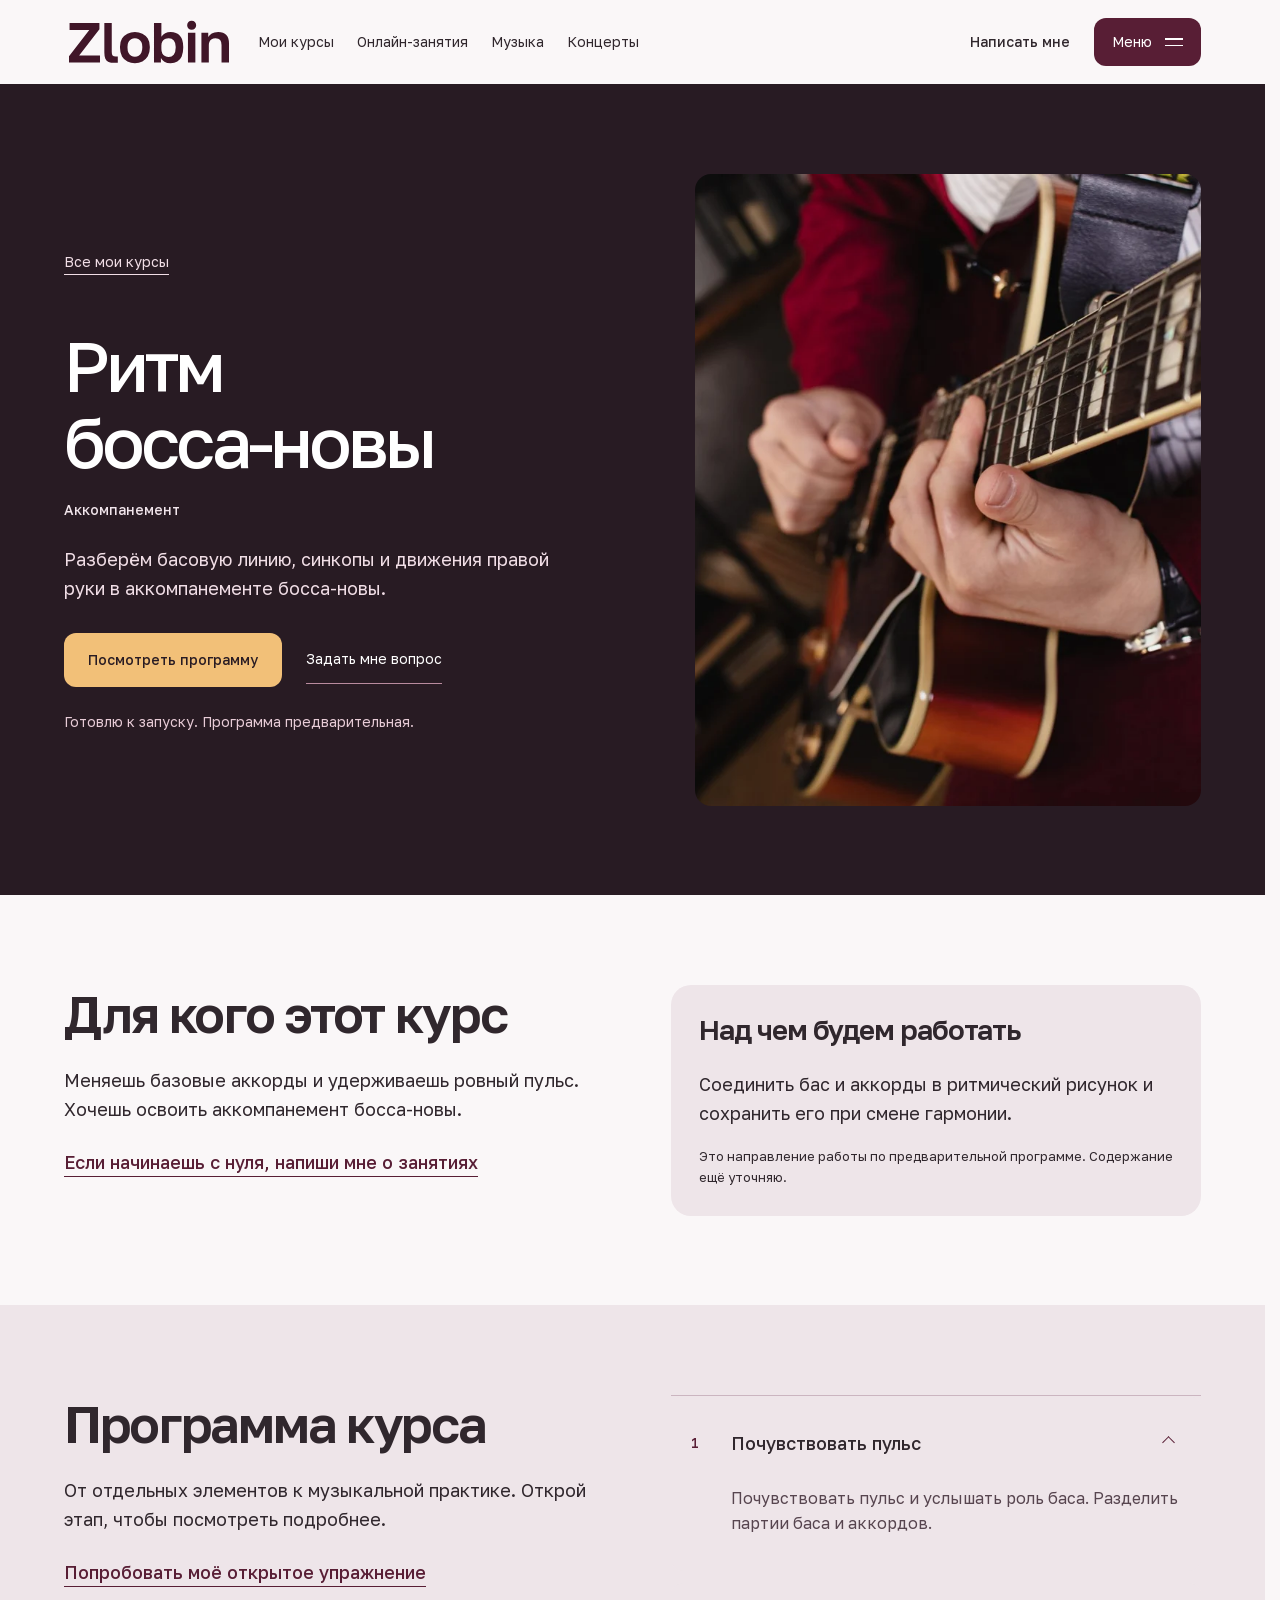
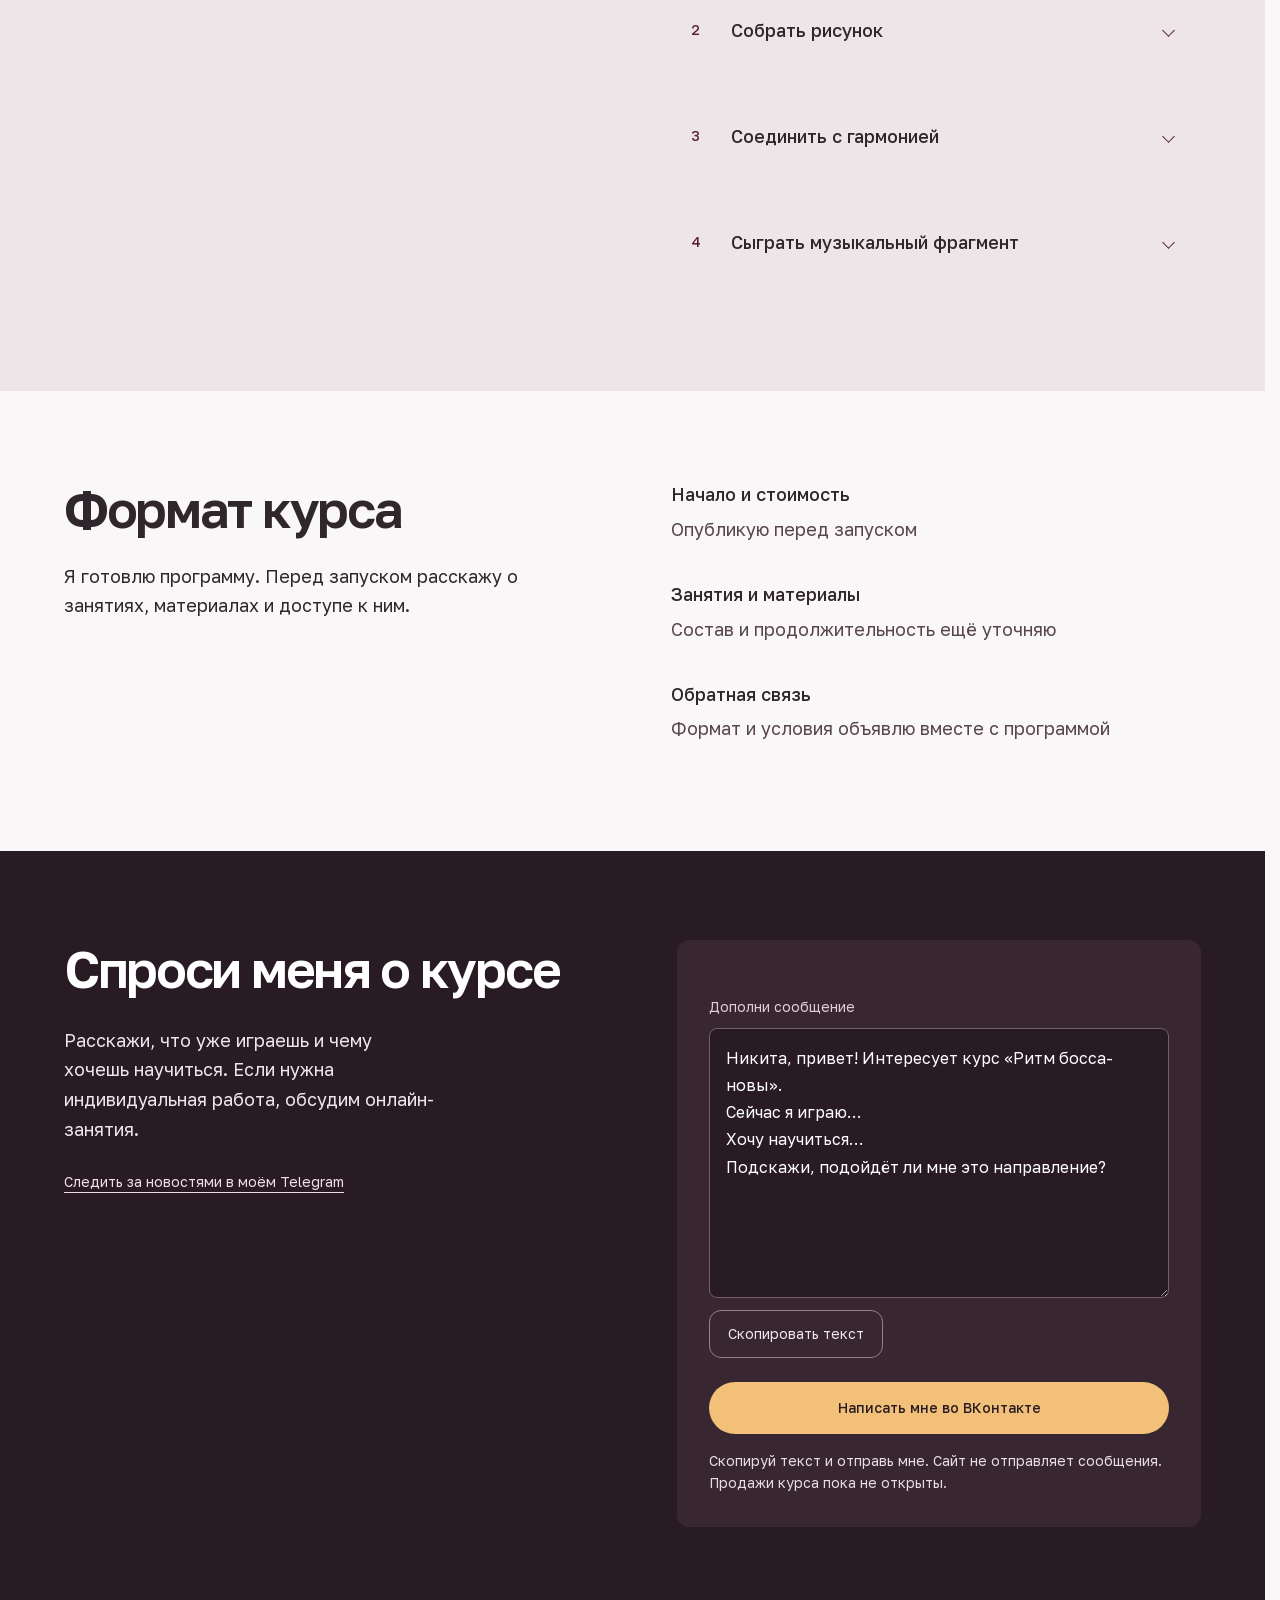
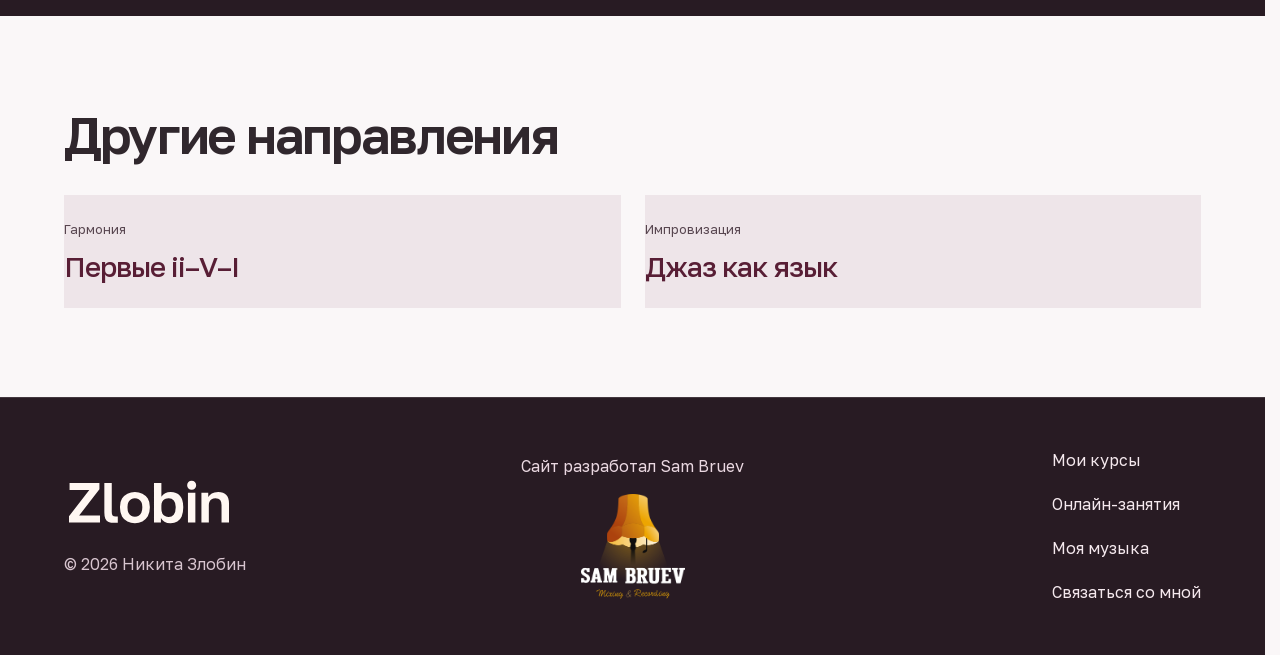
<file: course-bossa.html>
<!doctype html><html lang="ru"><head><meta charset="utf-8"><meta name="viewport" content="width=device-width, initial-scale=1"><meta name="theme-color" content="#581e35"><meta name="robots" content="noindex, nofollow"><meta name="description" content="Разберём басовую линию, синкопы и движения правой руки в аккомпанементе босса-новы. Предварительная программа моего курса гитары."><title>Ритм босса-новы - мой курс гитары | Никита Злобин</title><meta property="og:title" content="Ритм босса-новы | Никита Злобин"><meta property="og:description" content="Разберём басовую линию, синкопы и движения правой руки в аккомпанементе босса-новы."><link rel="icon" href="assets/favicon.svg?v=wordmark-20261019" type="image/svg+xml"><link rel="stylesheet" href="styles.css?v=hero-spacing-20261019"><script src="site.js?v=transitions-20261019" defer></script></head><body class="course-page"><a class="skip" href="#main">Перейти к содержимому</a><header class="header">
 <a class="brand" href="index.html" aria-label="Zlobin Music — на главную"><img src="assets/logo.svg?v=wordmark-20261019" alt="Zlobin Music" width="340" height="104"></a>
 <button class="menu-toggle" type="button" aria-expanded="false" aria-controls="menu-dialog" aria-haspopup="dialog">Меню <span class="menu-icon" aria-hidden="true"><i></i><i></i></span></button>
 <nav id="navigation" aria-label="Главная навигация"><a href="index.html#courses">Мои курсы</a><a href="index.html#lessons">Онлайн-занятия</a><a href="index.html#music">Музыка</a><a href="index.html#concerts">Концерты</a></nav>
 <a class="header-contact" href="index.html#contact">Написать мне</a>
</header><main id="main">
<section class="course-hero section" aria-labelledby="course-title"><div class="course-hero-copy"><a class="back-link" href="index.html#courses">Все мои курсы</a><h1 id="course-title">Ритм босса-новы</h1><p class="course-type">Аккомпанемент</p><p class="course-lead">Разберём басовую линию, синкопы и движения правой руки в аккомпанементе босса-новы.</p><div class="course-hero-actions"><a class="button button-light" href="#programme">Посмотреть программу</a><a href="#course-question">Задать мне вопрос</a></div><p class="course-status">Готовлю к запуску. Программа предварительная.</p></div><figure class="course-hero-photo"><img src="assets/hands-fretboard.webp" width="1300" height="867" alt="Мои руки на грифе гитары"></figure></section>
<section class="section course-fit-section" aria-labelledby="fit-title"><div><h2 id="fit-title">Для кого этот курс</h2><p>Меняешь базовые аккорды и удерживаешь ровный пульс. Хочешь освоить аккомпанемент босса-новы.</p><a class="text-link" href="index.html#lessons">Если начинаешь с нуля, напиши мне о занятиях</a></div><div class="course-purpose"><h3>Над чем будем работать</h3><p>Соединить бас и аккорды в ритмический рисунок и сохранить его при смене гармонии.</p><p class="small-note">Это направление работы по предварительной программе. Содержание ещё уточняю.</p></div></section>
<section class="section course-programme" id="programme" aria-labelledby="programme-title"><div class="programme-intro"><h2 id="programme-title">Программа курса</h2><p>От отдельных элементов к музыкальной практике. Открой этап, чтобы посмотреть подробнее.</p><a class="text-link" href="index.html#first-lesson">Попробовать моё открытое упражнение</a></div><div class="curriculum"><details class="curriculum-item" open><summary><span class="step-number">1</span><span>Почувствовать пульс</span></summary><div class="details-body"><p>Почувствовать пульс и услышать роль баса. Разделить партии баса и аккордов.</p></div></details><details class="curriculum-item"><summary><span class="step-number">2</span><span>Собрать рисунок</span></summary><div class="details-body"><p>Собрать базовый рисунок правой руки в медленном темпе.</p></div></details><details class="curriculum-item"><summary><span class="step-number">3</span><span>Соединить с гармонией</span></summary><div class="details-body"><p>Понять синкопы и удержать рисунок при смене гармонии.</p></div></details><details class="curriculum-item"><summary><span class="step-number">4</span><span>Сыграть музыкальный фрагмент</span></summary><div class="details-body"><p>Соединить аккомпанемент и мелодию в небольшом музыкальном фрагменте.</p></div></details></div></section>
<section class="section course-availability" aria-labelledby="availability-title"><div><h2 id="availability-title">Формат курса</h2><p>Я готовлю программу. Перед запуском расскажу о занятиях, материалах и доступе к ним.</p></div><dl class="course-facts"><div><dt>Начало и стоимость</dt><dd>Опубликую перед запуском</dd></div><div><dt>Занятия и материалы</dt><dd>Состав и продолжительность ещё уточняю</dd></div><div><dt>Обратная связь</dt><dd>Формат и условия объявлю вместе с программой</dd></div></dl></section>
<section class="contact course-contact" id="course-question" aria-labelledby="question-title"><div><h2 id="question-title">Спроси меня о курсе</h2><p class="contact-intro">Расскажи, что уже играешь и чему хочешь научиться. Если нужна индивидуальная работа, обсудим онлайн-занятия.</p><a class="course-channel" href="https://t.me/Zlobin_Academy" target="_blank" rel="noopener noreferrer">Следить за новостями в моём Telegram</a></div><div class="contact-action" data-ui><div class="message-box"><label for="course-message">Дополни сообщение</label><textarea id="course-message" rows="5">Никита, привет! Интересует курс «Ритм босса-новы».
Сейчас я играю…
Хочу научиться…
Подскажи, подойдёт ли мне это направление?</textarea><div class="copy-row"><button type="button" class="copy-button" data-copy="course-message">Скопировать текст</button><span class="copy-status" id="course-message-status" role="status"></span></div></div><a class="button button-light" href="https://vk.com/nik_zlobin" target="_blank" rel="noopener noreferrer">Написать мне во ВКонтакте</a><p class="contact-note">Скопируй текст и отправь мне. Сайт не отправляет сообщения. Продажи курса пока не открыты.</p></div></section>
<section class="section other-courses" aria-labelledby="other-title"><h2 id="other-title">Другие направления</h2><div class="other-course-links"><a href="course-harmony.html"><span>Гармония</span><strong>Первые ii–V–I</strong></a><a href="course-jazz.html"><span>Импровизация</span><strong>Джаз как язык</strong></a></div></section></main><footer class="site-footer">
 <div class="footer-identity"><a class="brand" href="index.html" aria-label="Zlobin Music — на главную"><img src="assets/logo-light.svg?v=wordmark-20261019" alt="Zlobin Music" width="340" height="104"></a><span class="footer-copyright">© 2026 Никита Злобин</span></div>
 <nav class="footer-nav" aria-label="Навигация в подвале"><a href="index.html#courses">Мои курсы</a><a href="index.html#lessons">Онлайн-занятия</a><a href="index.html#music">Моя музыка</a><a href="index.html#contact">Связаться со мной</a></nav>
 <a class="footer-creator" href="https://sambruev.ru/" target="_blank" rel="noopener noreferrer" aria-label="Сайт разработал Sam Bruev — перейти на sambruev.ru"><span class="footer-creator-label">Сайт разработал Sam Bruev</span><img src="assets/sam-bruev-logo.png?v=transparent" alt="Sam Bruev — логотип с лампой" width="512" height="514" loading="lazy"></a>
</footer><dialog id="menu-dialog" class="menu-drawer t-modal" aria-labelledby="menu-title">
<div class="drawer-top"><span id="menu-title"><img src="assets/logo-light.svg?v=wordmark-20261019" width="340" height="104" alt="Zlobin Music"></span><button class="menu-close" type="button" aria-label="Закрыть меню"><span aria-hidden="true">×</span></button></div>
<div class="drawer-intro"><img src="assets/portrait-burgundy.webp" alt="" width="1200" height="1800"><div><p>Никита Злобин</p><span>Гитарист и преподаватель</span></div></div>
<nav class="drawer-nav" aria-label="Все разделы сайта"><a href="index.html#courses">Мои курсы</a><a href="index.html#nikita">Обо мне</a><a href="index.html#lessons">Онлайн-занятия</a><a href="index.html#music">Моя музыка</a><a href="index.html#concerts">Концерты</a><a href="index.html#news">Новости</a><a href="index.html#contact">Написать мне</a></nav>

</dialog></body></html>
</file>
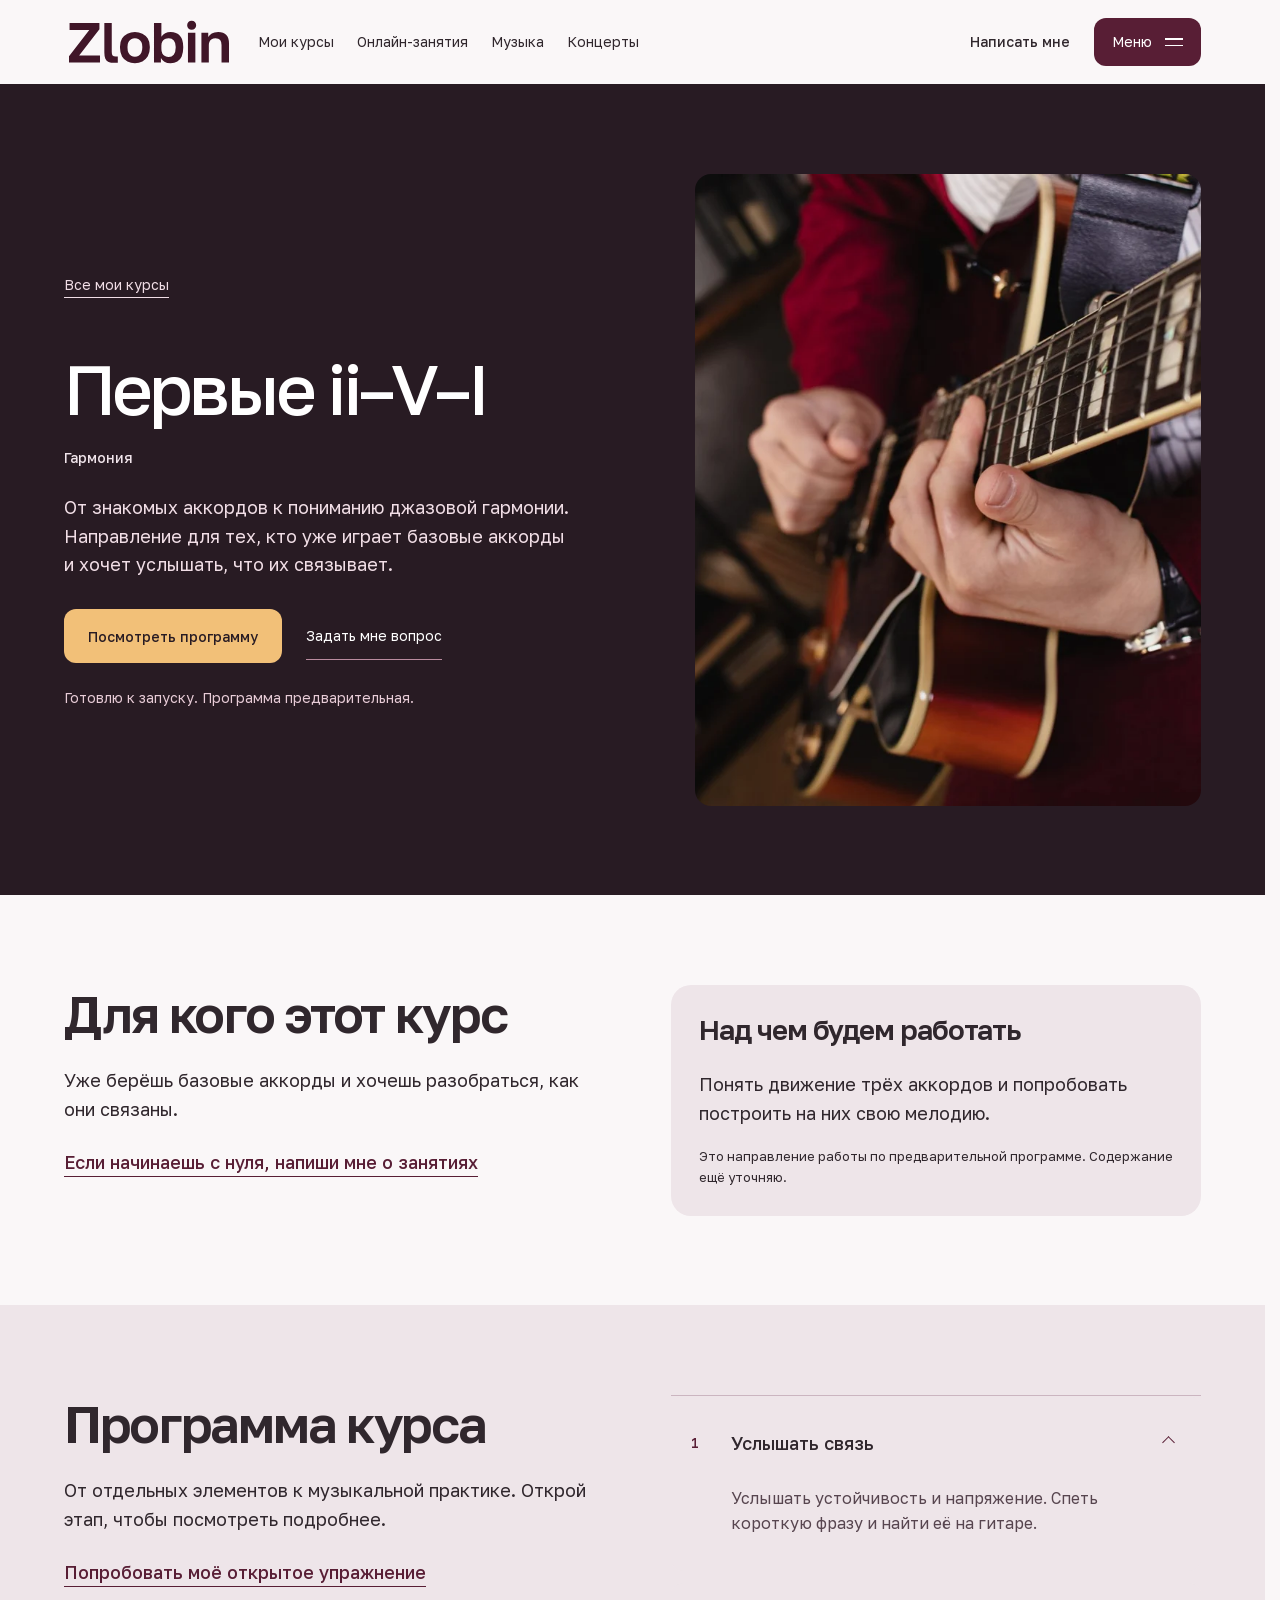
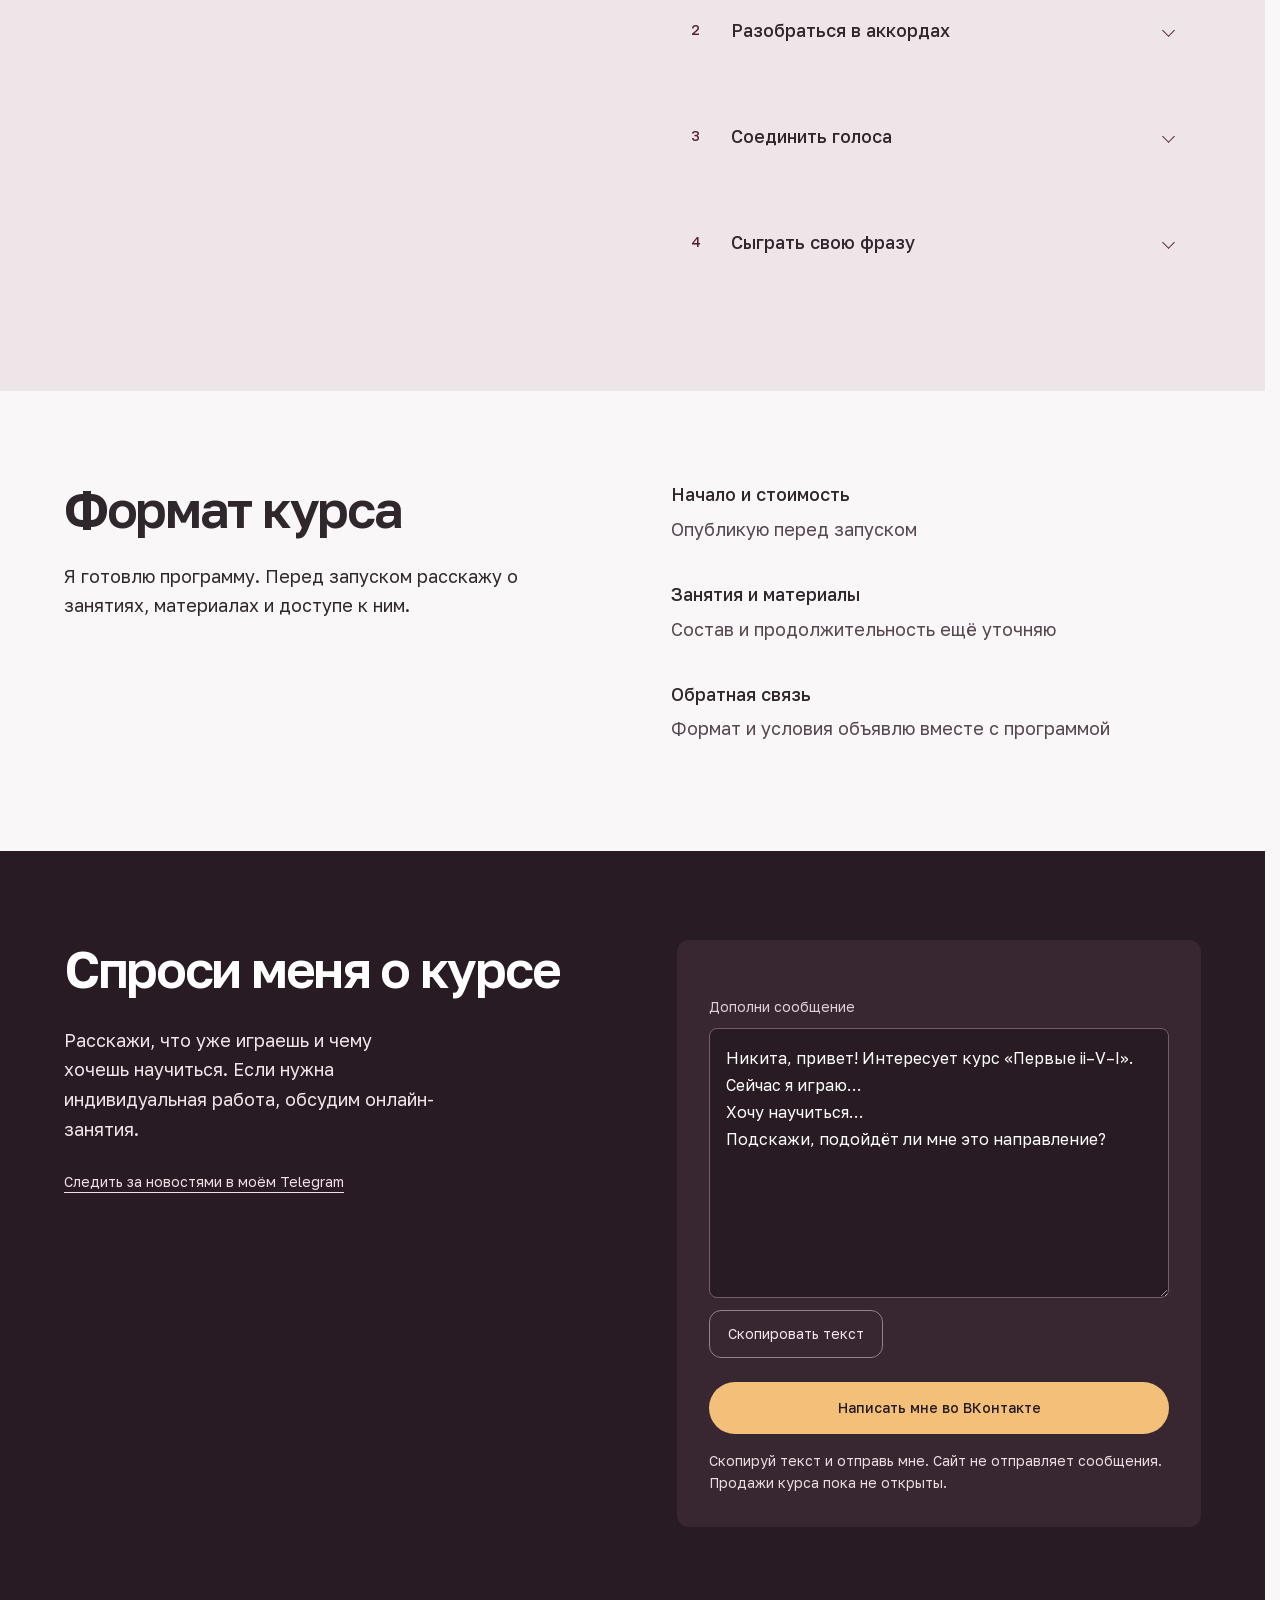
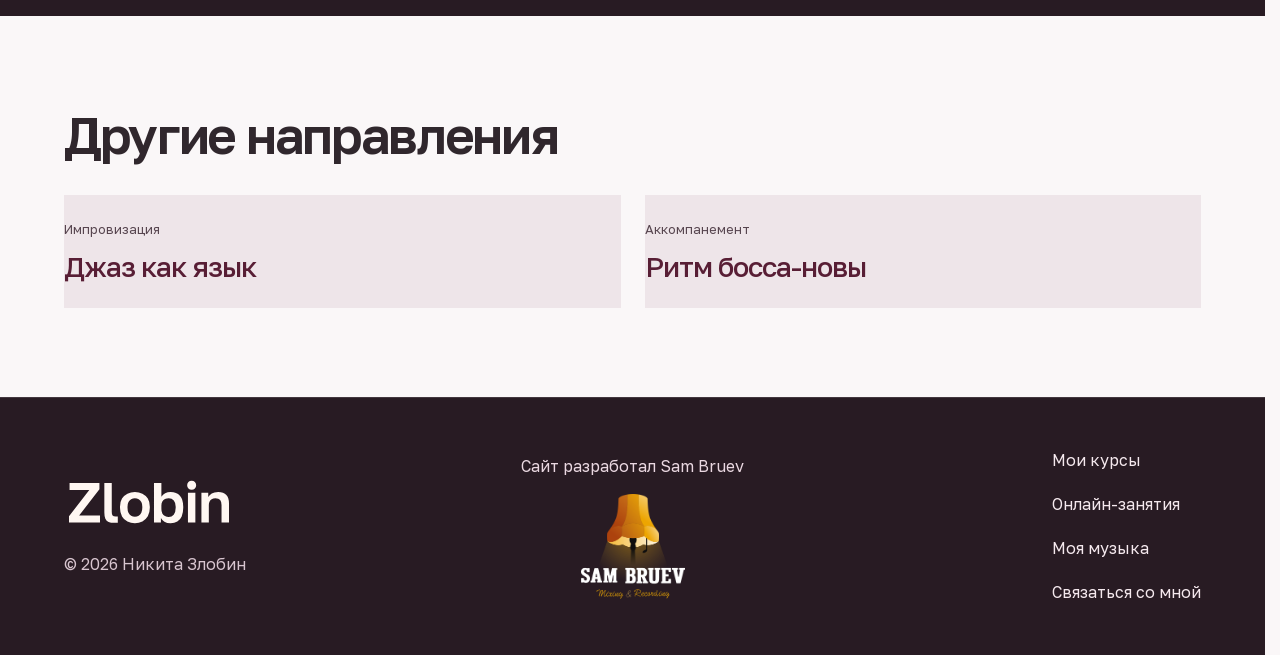
<file: course-harmony.html>
<!doctype html><html lang="ru"><head><meta charset="utf-8"><meta name="viewport" content="width=device-width, initial-scale=1"><meta name="theme-color" content="#581e35"><meta name="robots" content="noindex, nofollow"><meta name="description" content="От знакомых аккордов к пониманию джазовой гармонии. Направление для тех, кто уже играет базовые аккорды и хочет услышать, что их связывает. Предварительная программа моего курса гитары."><title>Первые ii–V–I - мой курс гитары | Никита Злобин</title><meta property="og:title" content="Первые ii–V–I | Никита Злобин"><meta property="og:description" content="От знакомых аккордов к пониманию джазовой гармонии. Направление для тех, кто уже играет базовые аккорды и хочет услышать, что их связывает."><link rel="icon" href="assets/favicon.svg?v=wordmark-20261019" type="image/svg+xml"><link rel="stylesheet" href="styles.css?v=hero-spacing-20261019"><script src="site.js?v=transitions-20261019" defer></script></head><body class="course-page"><a class="skip" href="#main">Перейти к содержимому</a><header class="header">
 <a class="brand" href="index.html" aria-label="Zlobin Music — на главную"><img src="assets/logo.svg?v=wordmark-20261019" alt="Zlobin Music" width="340" height="104"></a>
 <button class="menu-toggle" type="button" aria-expanded="false" aria-controls="menu-dialog" aria-haspopup="dialog">Меню <span class="menu-icon" aria-hidden="true"><i></i><i></i></span></button>
 <nav id="navigation" aria-label="Главная навигация"><a href="index.html#courses">Мои курсы</a><a href="index.html#lessons">Онлайн-занятия</a><a href="index.html#music">Музыка</a><a href="index.html#concerts">Концерты</a></nav>
 <a class="header-contact" href="index.html#contact">Написать мне</a>
</header><main id="main">
<section class="course-hero section" aria-labelledby="course-title"><div class="course-hero-copy"><a class="back-link" href="index.html#courses">Все мои курсы</a><h1 id="course-title">Первые ii–V–I</h1><p class="course-type">Гармония</p><p class="course-lead">От знакомых аккордов к пониманию джазовой гармонии. Направление для тех, кто уже играет базовые аккорды и хочет услышать, что их связывает.</p><div class="course-hero-actions"><a class="button button-light" href="#programme">Посмотреть программу</a><a href="#course-question">Задать мне вопрос</a></div><p class="course-status">Готовлю к запуску. Программа предварительная.</p></div><figure class="course-hero-photo"><img src="assets/hands-fretboard.webp" width="1300" height="867" alt="Мои руки на грифе гитары"></figure></section>
<section class="section course-fit-section" aria-labelledby="fit-title"><div><h2 id="fit-title">Для кого этот курс</h2><p>Уже берёшь базовые аккорды и хочешь разобраться, как они связаны.</p><a class="text-link" href="index.html#lessons">Если начинаешь с нуля, напиши мне о занятиях</a></div><div class="course-purpose"><h3>Над чем будем работать</h3><p>Понять движение трёх аккордов и попробовать построить на них свою мелодию.</p><p class="small-note">Это направление работы по предварительной программе. Содержание ещё уточняю.</p></div></section>
<section class="section course-programme" id="programme" aria-labelledby="programme-title"><div class="programme-intro"><h2 id="programme-title">Программа курса</h2><p>От отдельных элементов к музыкальной практике. Открой этап, чтобы посмотреть подробнее.</p><a class="text-link" href="index.html#first-lesson">Попробовать моё открытое упражнение</a></div><div class="curriculum"><details class="curriculum-item" open><summary><span class="step-number">1</span><span>Услышать связь</span></summary><div class="details-body"><p>Услышать устойчивость и напряжение. Спеть короткую фразу и найти её на гитаре.</p></div></details><details class="curriculum-item"><summary><span class="step-number">2</span><span>Разобраться в аккордах</span></summary><div class="details-body"><p>Разобраться в септаккордах Dm7, G7 и Cmaj7. Найти удобные положения на грифе.</p></div></details><details class="curriculum-item"><summary><span class="step-number">3</span><span>Соединить голоса</span></summary><div class="details-body"><p>Соединить аккорды с небольшим движением голосов. Сохранить ровный пульс.</p></div></details><details class="curriculum-item"><summary><span class="step-number">4</span><span>Сыграть свою фразу</span></summary><div class="details-body"><p>Построить короткую фразу на звуках аккордов. Использовать паузы между фразами.</p></div></details></div></section>
<section class="section course-availability" aria-labelledby="availability-title"><div><h2 id="availability-title">Формат курса</h2><p>Я готовлю программу. Перед запуском расскажу о занятиях, материалах и доступе к ним.</p></div><dl class="course-facts"><div><dt>Начало и стоимость</dt><dd>Опубликую перед запуском</dd></div><div><dt>Занятия и материалы</dt><dd>Состав и продолжительность ещё уточняю</dd></div><div><dt>Обратная связь</dt><dd>Формат и условия объявлю вместе с программой</dd></div></dl></section>
<section class="contact course-contact" id="course-question" aria-labelledby="question-title"><div><h2 id="question-title">Спроси меня о курсе</h2><p class="contact-intro">Расскажи, что уже играешь и чему хочешь научиться. Если нужна индивидуальная работа, обсудим онлайн-занятия.</p><a class="course-channel" href="https://t.me/Zlobin_Academy" target="_blank" rel="noopener noreferrer">Следить за новостями в моём Telegram</a></div><div class="contact-action" data-ui><div class="message-box"><label for="course-message">Дополни сообщение</label><textarea id="course-message" rows="5">Никита, привет! Интересует курс «Первые ii–V–I».
Сейчас я играю…
Хочу научиться…
Подскажи, подойдёт ли мне это направление?</textarea><div class="copy-row"><button type="button" class="copy-button" data-copy="course-message">Скопировать текст</button><span class="copy-status" id="course-message-status" role="status"></span></div></div><a class="button button-light" href="https://vk.com/nik_zlobin" target="_blank" rel="noopener noreferrer">Написать мне во ВКонтакте</a><p class="contact-note">Скопируй текст и отправь мне. Сайт не отправляет сообщения. Продажи курса пока не открыты.</p></div></section>
<section class="section other-courses" aria-labelledby="other-title"><h2 id="other-title">Другие направления</h2><div class="other-course-links"><a href="course-jazz.html"><span>Импровизация</span><strong>Джаз как язык</strong></a><a href="course-bossa.html"><span>Аккомпанемент</span><strong>Ритм босса-новы</strong></a></div></section></main><footer class="site-footer">
 <div class="footer-identity"><a class="brand" href="index.html" aria-label="Zlobin Music — на главную"><img src="assets/logo-light.svg?v=wordmark-20261019" alt="Zlobin Music" width="340" height="104"></a><span class="footer-copyright">© 2026 Никита Злобин</span></div>
 <nav class="footer-nav" aria-label="Навигация в подвале"><a href="index.html#courses">Мои курсы</a><a href="index.html#lessons">Онлайн-занятия</a><a href="index.html#music">Моя музыка</a><a href="index.html#contact">Связаться со мной</a></nav>
 <a class="footer-creator" href="https://sambruev.ru/" target="_blank" rel="noopener noreferrer" aria-label="Сайт разработал Sam Bruev — перейти на sambruev.ru"><span class="footer-creator-label">Сайт разработал Sam Bruev</span><img src="assets/sam-bruev-logo.png?v=transparent" alt="Sam Bruev — логотип с лампой" width="512" height="514" loading="lazy"></a>
</footer><dialog id="menu-dialog" class="menu-drawer t-modal" aria-labelledby="menu-title">
<div class="drawer-top"><span id="menu-title"><img src="assets/logo-light.svg?v=wordmark-20261019" width="340" height="104" alt="Zlobin Music"></span><button class="menu-close" type="button" aria-label="Закрыть меню"><span aria-hidden="true">×</span></button></div>
<div class="drawer-intro"><img src="assets/portrait-burgundy.webp" alt="" width="1200" height="1800"><div><p>Никита Злобин</p><span>Гитарист и преподаватель</span></div></div>
<nav class="drawer-nav" aria-label="Все разделы сайта"><a href="index.html#courses">Мои курсы</a><a href="index.html#nikita">Обо мне</a><a href="index.html#lessons">Онлайн-занятия</a><a href="index.html#music">Моя музыка</a><a href="index.html#concerts">Концерты</a><a href="index.html#news">Новости</a><a href="index.html#contact">Написать мне</a></nav>

</dialog></body></html>
</file>
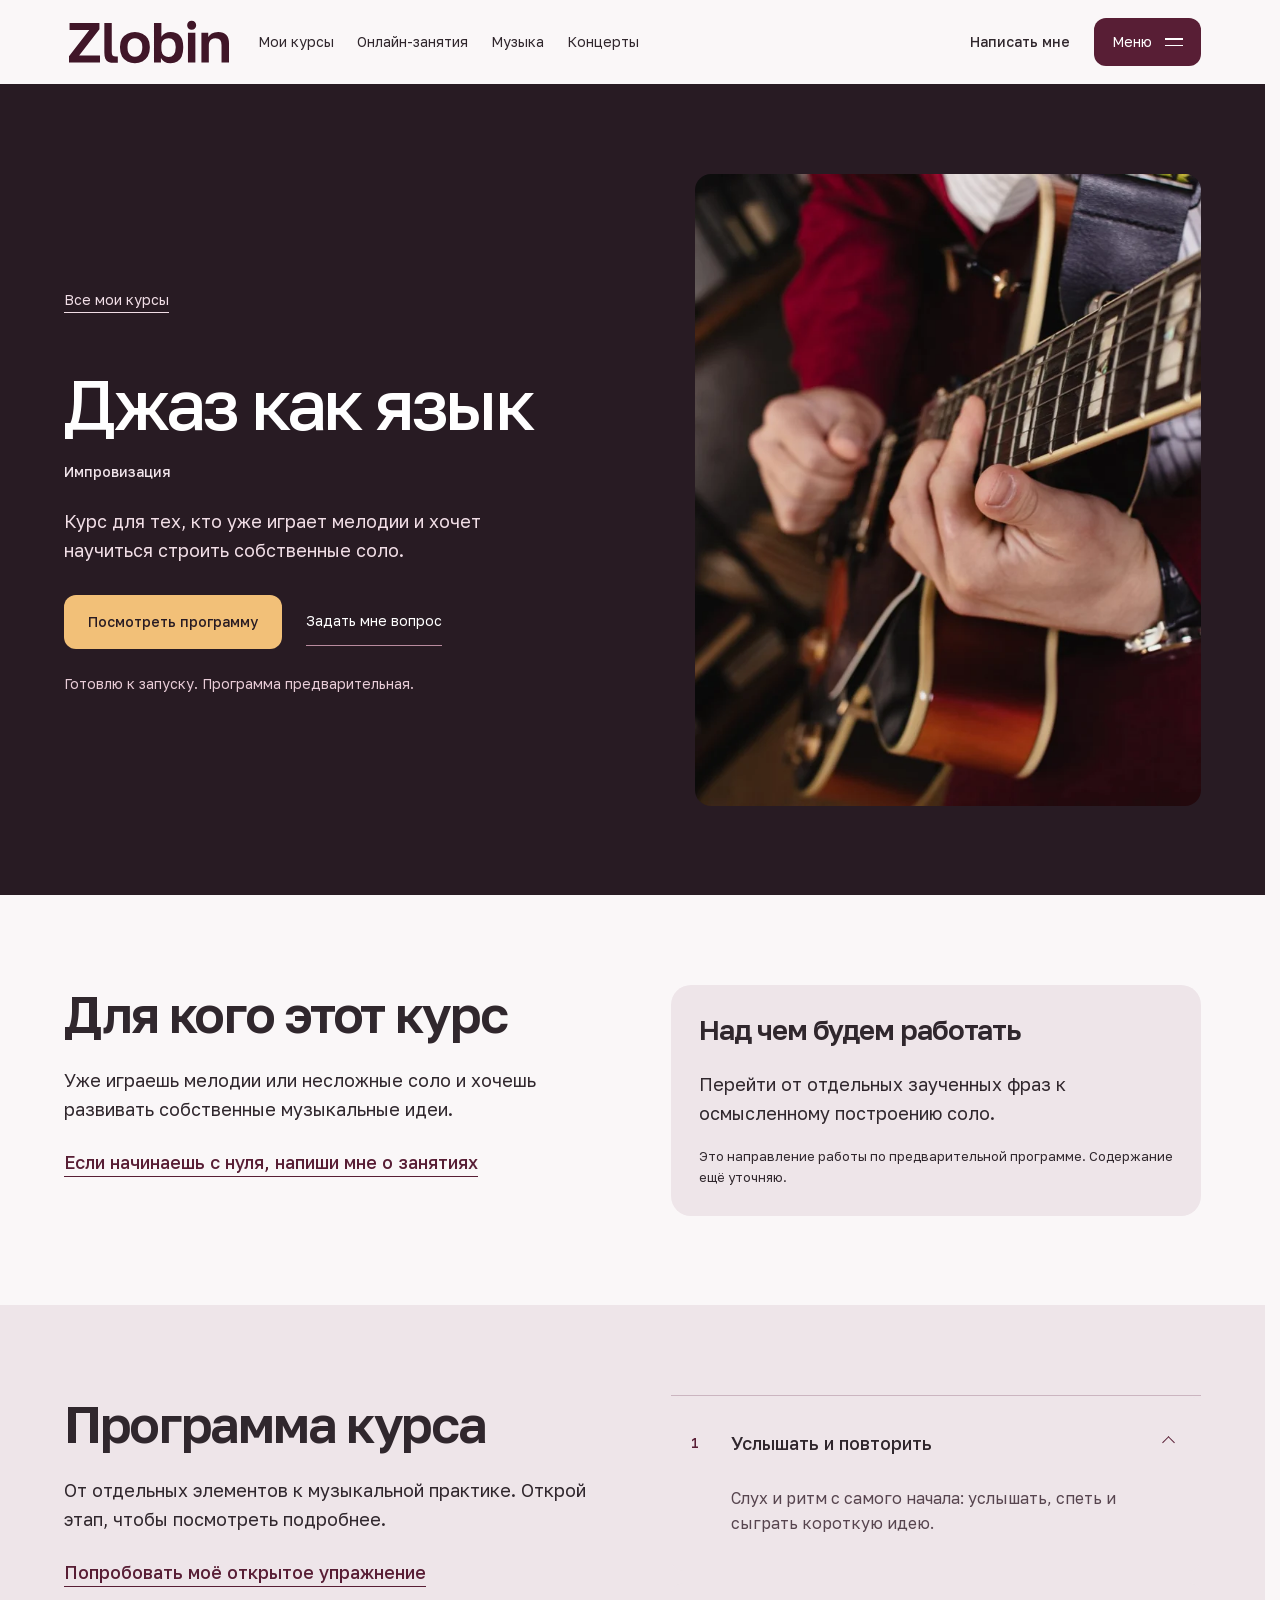
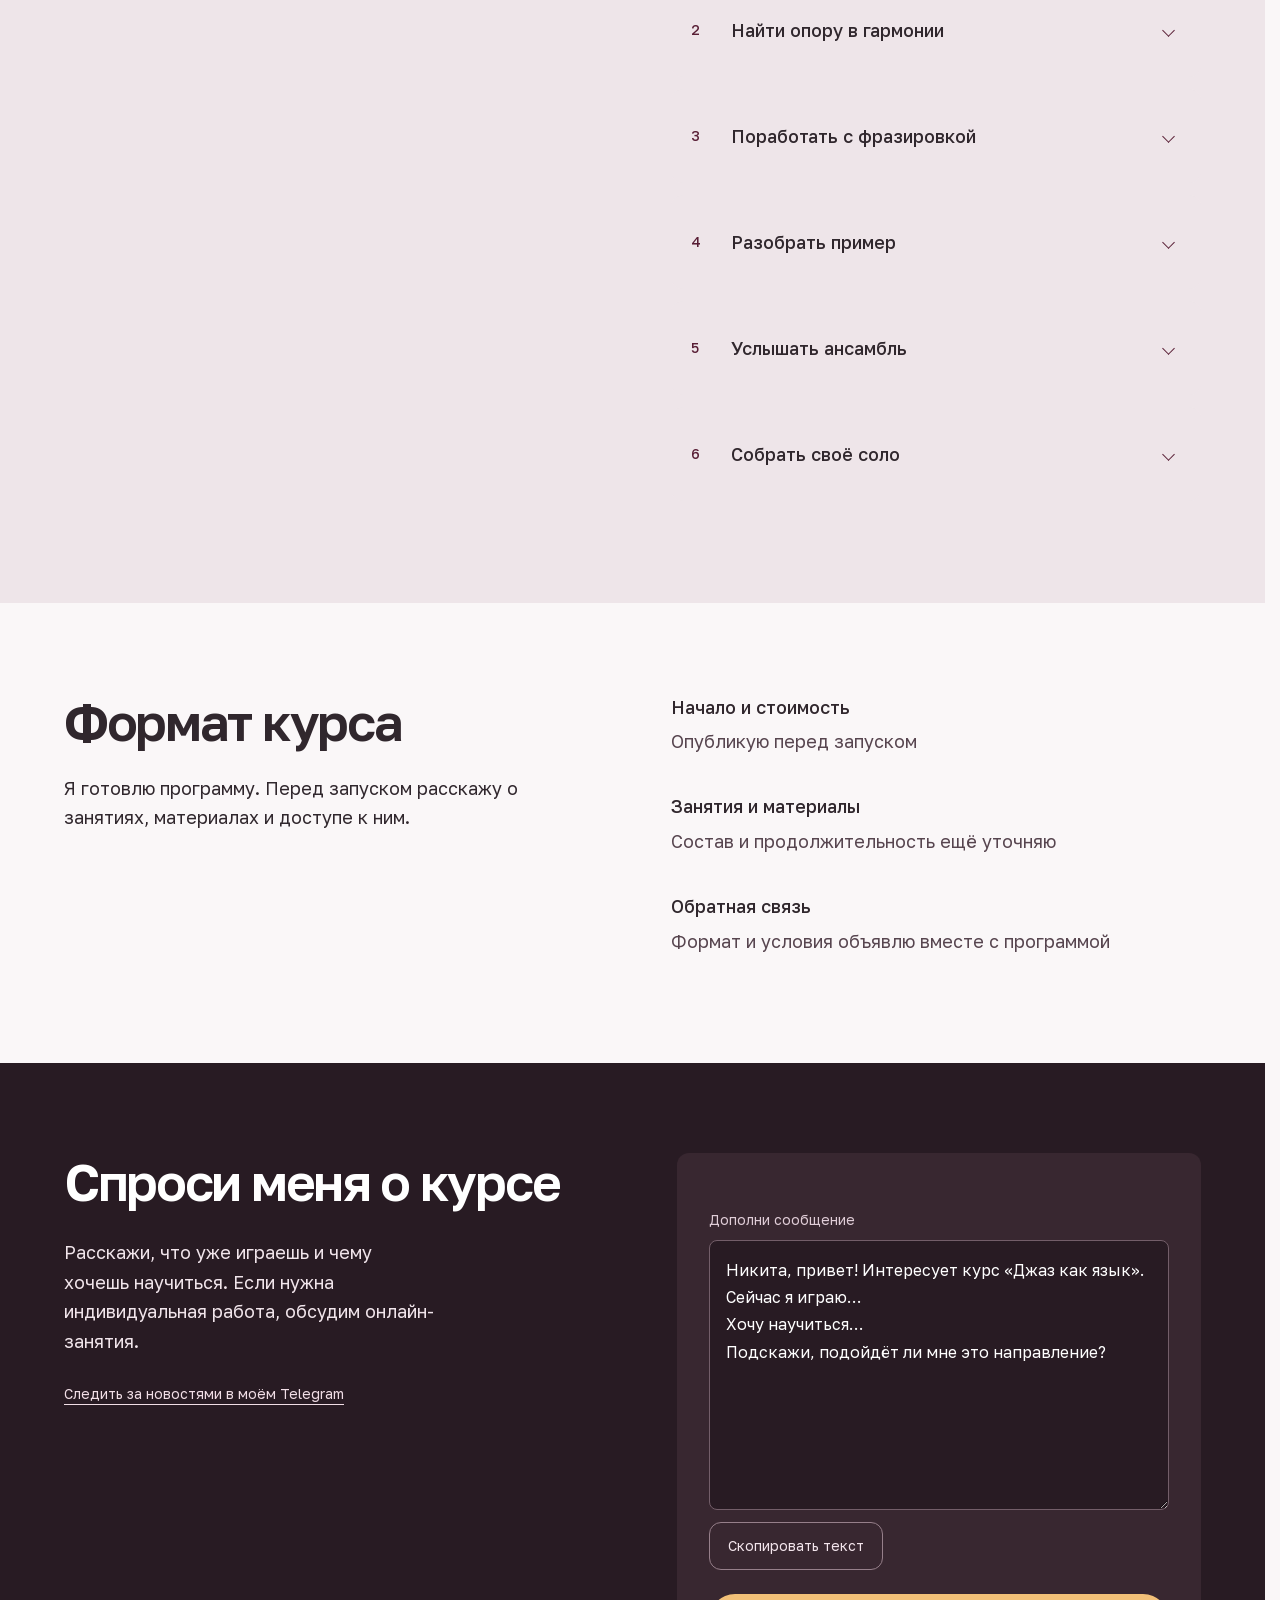
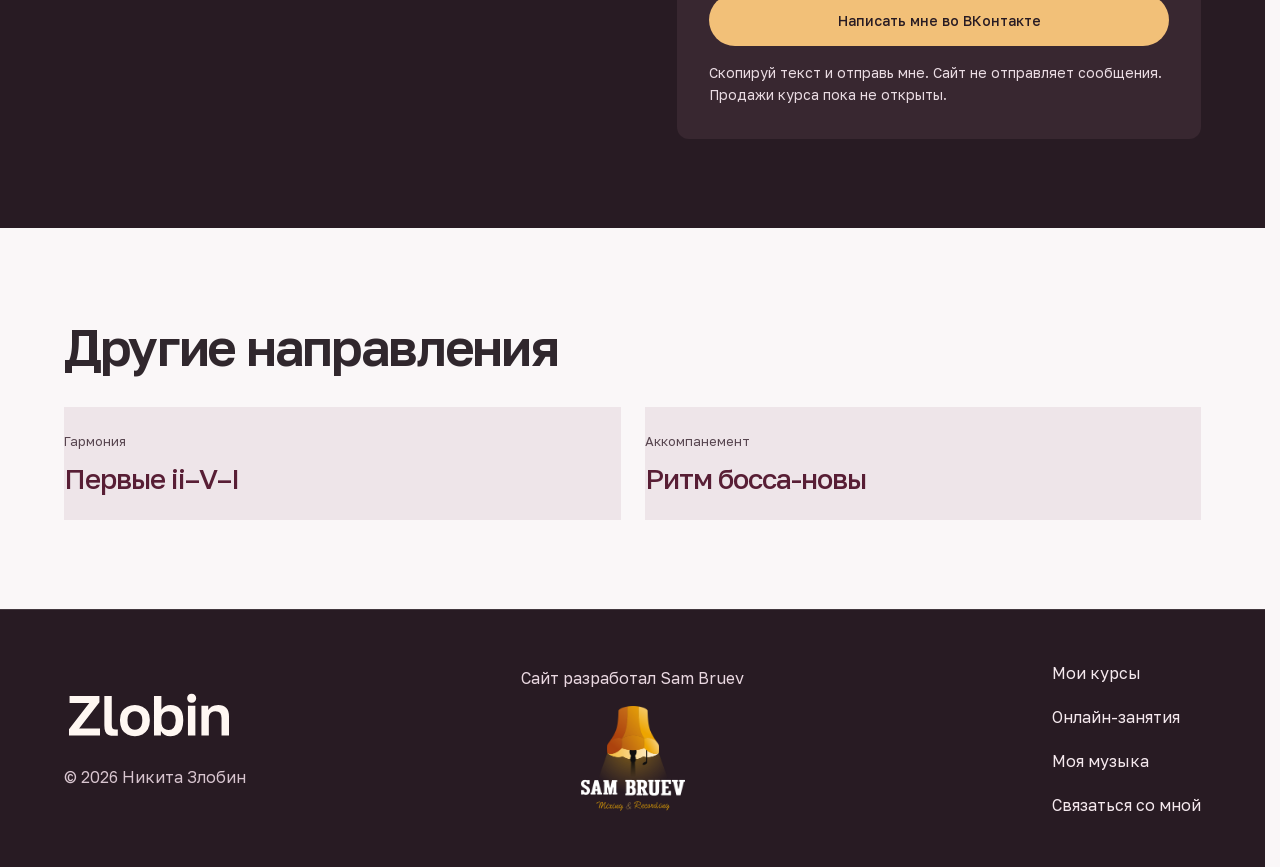
<file: course-jazz.html>
<!doctype html><html lang="ru"><head><meta charset="utf-8"><meta name="viewport" content="width=device-width, initial-scale=1"><meta name="theme-color" content="#581e35"><meta name="robots" content="noindex, nofollow"><meta name="description" content="Курс для тех, кто уже играет мелодии и хочет научиться строить собственные соло. Предварительная программа моего курса гитары."><title>Джаз как язык - мой курс гитары | Никита Злобин</title><meta property="og:title" content="Джаз как язык | Никита Злобин"><meta property="og:description" content="Курс для тех, кто уже играет мелодии и хочет научиться строить собственные соло."><link rel="icon" href="assets/favicon.svg?v=wordmark-20261019" type="image/svg+xml"><link rel="stylesheet" href="styles.css?v=hero-spacing-20261019"><script src="site.js?v=transitions-20261019" defer></script></head><body class="course-page"><a class="skip" href="#main">Перейти к содержимому</a><header class="header">
 <a class="brand" href="index.html" aria-label="Zlobin Music — на главную"><img src="assets/logo.svg?v=wordmark-20261019" alt="Zlobin Music" width="340" height="104"></a>
 <button class="menu-toggle" type="button" aria-expanded="false" aria-controls="menu-dialog" aria-haspopup="dialog">Меню <span class="menu-icon" aria-hidden="true"><i></i><i></i></span></button>
 <nav id="navigation" aria-label="Главная навигация"><a href="index.html#courses">Мои курсы</a><a href="index.html#lessons">Онлайн-занятия</a><a href="index.html#music">Музыка</a><a href="index.html#concerts">Концерты</a></nav>
 <a class="header-contact" href="index.html#contact">Написать мне</a>
</header><main id="main">
<section class="course-hero section" aria-labelledby="course-title"><div class="course-hero-copy"><a class="back-link" href="index.html#courses">Все мои курсы</a><h1 id="course-title">Джаз как язык</h1><p class="course-type">Импровизация</p><p class="course-lead">Курс для тех, кто уже играет мелодии и хочет научиться строить собственные соло.</p><div class="course-hero-actions"><a class="button button-light" href="#programme">Посмотреть программу</a><a href="#course-question">Задать мне вопрос</a></div><p class="course-status">Готовлю к запуску. Программа предварительная.</p></div><figure class="course-hero-photo"><img src="assets/hands-fretboard.webp" width="1300" height="867" alt="Мои руки на грифе гитары"></figure></section>
<section class="section course-fit-section" aria-labelledby="fit-title"><div><h2 id="fit-title">Для кого этот курс</h2><p>Уже играешь мелодии или несложные соло и хочешь развивать собственные музыкальные идеи.</p><a class="text-link" href="index.html#lessons">Если начинаешь с нуля, напиши мне о занятиях</a></div><div class="course-purpose"><h3>Над чем будем работать</h3><p>Перейти от отдельных заученных фраз к осмысленному построению соло.</p><p class="small-note">Это направление работы по предварительной программе. Содержание ещё уточняю.</p></div></section>
<section class="section course-programme" id="programme" aria-labelledby="programme-title"><div class="programme-intro"><h2 id="programme-title">Программа курса</h2><p>От отдельных элементов к музыкальной практике. Открой этап, чтобы посмотреть подробнее.</p><a class="text-link" href="index.html#first-lesson">Попробовать моё открытое упражнение</a></div><div class="curriculum"><details class="curriculum-item" open><summary><span class="step-number">1</span><span>Услышать и повторить</span></summary><div class="details-body"><p>Слух и ритм с самого начала: услышать, спеть и сыграть короткую идею.</p></div></details><details class="curriculum-item"><summary><span class="step-number">2</span><span>Найти опору в гармонии</span></summary><div class="details-body"><p>Гармония на практике: звуки аккорда, устойчивость, напряжение и разрешение.</p></div></details><details class="curriculum-item"><summary><span class="step-number">3</span><span>Поработать с фразировкой</span></summary><div class="details-body"><p>Фразировка: мотив, пауза, развитие и ответ. Поработать с акцентами и длительностью нот.</p></div></details><details class="curriculum-item"><summary><span class="step-number">4</span><span>Разобрать пример</span></summary><div class="details-body"><p>Разобрать музыкальный пример на слух и перенести найденный приём в свою игру.</p></div></details><details class="curriculum-item"><summary><span class="step-number">5</span><span>Услышать ансамбль</span></summary><div class="details-body"><p>Аккомпанемент и импровизация: слушать общий пульс и учитывать партии других музыкантов.</p></div></details><details class="curriculum-item"><summary><span class="step-number">6</span><span>Собрать своё соло</span></summary><div class="details-body"><p>Собрать собственное небольшое соло и разобрать запись своей игры.</p></div></details></div></section>
<section class="section course-availability" aria-labelledby="availability-title"><div><h2 id="availability-title">Формат курса</h2><p>Я готовлю программу. Перед запуском расскажу о занятиях, материалах и доступе к ним.</p></div><dl class="course-facts"><div><dt>Начало и стоимость</dt><dd>Опубликую перед запуском</dd></div><div><dt>Занятия и материалы</dt><dd>Состав и продолжительность ещё уточняю</dd></div><div><dt>Обратная связь</dt><dd>Формат и условия объявлю вместе с программой</dd></div></dl></section>
<section class="contact course-contact" id="course-question" aria-labelledby="question-title"><div><h2 id="question-title">Спроси меня о курсе</h2><p class="contact-intro">Расскажи, что уже играешь и чему хочешь научиться. Если нужна индивидуальная работа, обсудим онлайн-занятия.</p><a class="course-channel" href="https://t.me/Zlobin_Academy" target="_blank" rel="noopener noreferrer">Следить за новостями в моём Telegram</a></div><div class="contact-action" data-ui><div class="message-box"><label for="course-message">Дополни сообщение</label><textarea id="course-message" rows="5">Никита, привет! Интересует курс «Джаз как язык».
Сейчас я играю…
Хочу научиться…
Подскажи, подойдёт ли мне это направление?</textarea><div class="copy-row"><button type="button" class="copy-button" data-copy="course-message">Скопировать текст</button><span class="copy-status" id="course-message-status" role="status"></span></div></div><a class="button button-light" href="https://vk.com/nik_zlobin" target="_blank" rel="noopener noreferrer">Написать мне во ВКонтакте</a><p class="contact-note">Скопируй текст и отправь мне. Сайт не отправляет сообщения. Продажи курса пока не открыты.</p></div></section>
<section class="section other-courses" aria-labelledby="other-title"><h2 id="other-title">Другие направления</h2><div class="other-course-links"><a href="course-harmony.html"><span>Гармония</span><strong>Первые ii–V–I</strong></a><a href="course-bossa.html"><span>Аккомпанемент</span><strong>Ритм босса-новы</strong></a></div></section></main><footer class="site-footer">
 <div class="footer-identity"><a class="brand" href="index.html" aria-label="Zlobin Music — на главную"><img src="assets/logo-light.svg?v=wordmark-20261019" alt="Zlobin Music" width="340" height="104"></a><span class="footer-copyright">© 2026 Никита Злобин</span></div>
 <nav class="footer-nav" aria-label="Навигация в подвале"><a href="index.html#courses">Мои курсы</a><a href="index.html#lessons">Онлайн-занятия</a><a href="index.html#music">Моя музыка</a><a href="index.html#contact">Связаться со мной</a></nav>
 <a class="footer-creator" href="https://sambruev.ru/" target="_blank" rel="noopener noreferrer" aria-label="Сайт разработал Sam Bruev — перейти на sambruev.ru"><span class="footer-creator-label">Сайт разработал Sam Bruev</span><img src="assets/sam-bruev-logo.png?v=transparent" alt="Sam Bruev — логотип с лампой" width="512" height="514" loading="lazy"></a>
</footer><dialog id="menu-dialog" class="menu-drawer t-modal" aria-labelledby="menu-title">
<div class="drawer-top"><span id="menu-title"><img src="assets/logo-light.svg?v=wordmark-20261019" width="340" height="104" alt="Zlobin Music"></span><button class="menu-close" type="button" aria-label="Закрыть меню"><span aria-hidden="true">×</span></button></div>
<div class="drawer-intro"><img src="assets/portrait-burgundy.webp" alt="" width="1200" height="1800"><div><p>Никита Злобин</p><span>Гитарист и преподаватель</span></div></div>
<nav class="drawer-nav" aria-label="Все разделы сайта"><a href="index.html#courses">Мои курсы</a><a href="index.html#nikita">Обо мне</a><a href="index.html#lessons">Онлайн-занятия</a><a href="index.html#music">Моя музыка</a><a href="index.html#concerts">Концерты</a><a href="index.html#news">Новости</a><a href="index.html#contact">Написать мне</a></nav>

</dialog></body></html>
</file>
<file: styles.css>
@font-face{font-family:Golos;src:url('assets/golos-latin.woff2') format('woff2');font-style:normal;font-weight:400 900;font-display:swap;unicode-range:U+0000-00FF,U+0131,U+0152-0153,U+02BB-02BC,U+02C6,U+02DA,U+02DC,U+0304,U+0308,U+0329,U+2000-206F,U+20AC,U+2122,U+2191,U+2193,U+2212,U+2215,U+FEFF,U+FFFD}
@font-face{font-family:Golos;src:url('assets/golos-cyrillic.woff2') format('woff2');font-style:normal;font-weight:400 900;font-display:swap;unicode-range:U+0301,U+0400-045F,U+0490-0491,U+04B0-04B1,U+2116}
:root{--wine:#581e35;--wine-dark:#401628;--ink:#242c38;--muted:#59636e;--paper:#fafbfc;--blue:#e8eff6;--blue-deep:#203c58;--line:#d1d9e1;--white:#fff;--gutter:clamp(22px,5vw,80px);--radius:5px;--font:Golos,Arial,sans-serif;color-scheme:light}
*{box-sizing:border-box}html{scroll-behavior:smooth;scroll-padding-top:28px}body{margin:0;color:var(--ink);background:var(--paper);font:16px/1.6 var(--font);-webkit-font-smoothing:antialiased}body.modal-open{overflow:hidden}button,input{font:inherit}a{color:inherit;text-decoration:none}button{cursor:pointer}button:disabled{cursor:default}button,a,input,summary{-webkit-tap-highlight-color:transparent}button:focus-visible,a:focus-visible,input:focus-visible,summary:focus-visible{outline:3px solid #ad6213;outline-offset:5px}img{display:block;max-width:100%;height:auto}p,h1,h2,h3,figure{margin:0}p{max-width:67ch}h1,h2,h3{font-weight:600;letter-spacing:-.055em;line-height:1.06;text-wrap:balance}h1{font-size:clamp(56px,6.5vw,104px)}h2{font-size:clamp(35px,4vw,62px)}h3{font-size:clamp(27px,2.4vw,37px)}.sr-only{position:absolute;width:1px;height:1px;overflow:hidden;clip-path:inset(50%);white-space:nowrap}.skip{position:fixed;left:20px;top:-100px;padding:12px 20px;z-index:100;background:white;color:var(--ink)}.skip:focus{top:16px}.header{min-height:100px;padding:20px var(--gutter);display:flex;align-items:center;justify-content:space-between;gap:24px;background:#fff}.brand{display:block;line-height:1}.brand>span{font-size:38px;font-weight:700;letter-spacing:-3px;position:relative;padding-right:50px}.brand-music{position:absolute;right:0;bottom:-12px;font-family:Georgia,serif;font-size:23px;font-style:italic;font-weight:400;letter-spacing:-1.5px}.brand img{width:150px;height:auto}.header nav{display:flex;align-items:center;gap:30px;font-size:14px}.header nav a:hover,.header-contact:hover{color:var(--wine);text-decoration:underline;text-underline-offset:6px}.header-contact{font-size:14px;font-weight:500}.header-contact span{margin-left:16px}.menu-toggle{display:none}.hero{display:grid;grid-template-columns:1.08fr 1fr;min-height:720px;background:var(--wine);color:#fff;overflow:hidden}.hero-copy{padding:clamp(48px,5.3vw,86px) 36px 34px var(--gutter);display:flex;align-items:flex-start;flex-direction:column}.intro{font-size:14px;color:#e8ccd7;margin-bottom:36px;line-height:1.5}.hero-description{font-size:18px;line-height:1.7;max-width:430px;margin-top:30px;color:#f1dee6}.hero-actions{display:flex;align-items:center;gap:28px;margin-top:38px;flex-wrap:wrap}.button{display:inline-flex;align-items:center;justify-content:center;gap:22px;min-height:54px;padding:14px 23px;border:1px solid transparent;border-radius:var(--radius);font-size:14px;font-weight:500;line-height:1.5;transition:background-color .15s,color .15s}.button-light{background:#fff;color:var(--wine)}.button-light:hover{background:#f2e8ed}.button-dark{background:var(--blue-deep);color:#fff}.button-dark:hover{background:#142a40}.button-outline{border-color:var(--ink);background:transparent;color:var(--ink)}.button-outline:hover{background:var(--ink);color:#fff}.listen-link{position:relative;padding-left:39px;line-height:1.4;font-size:14px}.listen-link small{display:block;color:#e8ccd7;font-size:11px;margin-top:5px}.play-icon{position:absolute;left:0;top:2px;border:1px solid #bc8a9f;border-radius:100%;width:29px;height:29px;display:grid;place-items:center;font-size:10px;padding-left:1px}.hero-foot{margin-top:auto;padding-top:48px;color:#d4acbc;font-size:12px}.hero-photo{position:relative;min-width:0}.hero-photo>img{position:absolute;width:100%;height:100%;object-fit:cover;object-position:50% 38%}.hero-photo figcaption{position:absolute;bottom:24px;right:26px;padding:12px 17px;background:#fff;color:var(--ink);font-weight:500;font-size:14px;border-radius:3px}.hero-photo figcaption span{display:block;font-size:10px;font-weight:400;margin-top:4px}.musical-line{padding:26px var(--gutter);display:flex;justify-content:space-between;gap:16px;align-items:center;background:var(--blue);font-size:18px;font-weight:500;letter-spacing:-.4px}.line-mark{color:#6a839d;font-family:Georgia,serif;font-size:28px}.section{padding:100px var(--gutter);max-width:1600px;margin:auto}.section-label{font-size:13px;font-weight:500;margin-bottom:22px;color:var(--muted)}.intro-section{display:grid;grid-template-columns:1fr 1fr;gap:8%}.intro-explanation p+p{margin-top:18px;color:var(--muted)}.large-text{font-size:clamp(21px,2vw,27px);line-height:1.45;letter-spacing:-.6px}.text-link{display:inline-flex;align-items:center;gap:14px;border:0;border-bottom:1px solid currentColor;background:transparent;padding:0 0 4px;font-size:14px;font-weight:500;color:var(--wine);line-height:1.6}.text-link:hover{color:var(--ink)}.intro-explanation .text-link{margin-top:26px}.courses{padding-top:85px}.section-heading{display:flex;align-items:flex-end;justify-content:space-between;gap:40px;margin-bottom:40px}.launch-note{display:flex;gap:12px;max-width:330px;font-size:12px;color:var(--muted)}.launch-note strong{font-size:13px;color:var(--ink);font-weight:500}.launch-note p{margin-top:5px}.status-dot{width:8px;height:8px;background:#2d664b;flex-shrink:0;border-radius:50%;margin-top:6px}.course-grid{display:grid;grid-template-columns:repeat(3,minmax(0,1fr));gap:26px}.course{min-width:0;display:flex;flex-direction:column;background:#fff;border:1px solid var(--line);border-radius:5px;overflow:hidden}.course-art{height:230px;position:relative;overflow:hidden}.harmony-art{background:#c9dced;display:flex;align-items:center;justify-content:space-around;padding:20px;color:#254760}.harmony-art>span{font-family:Georgia,serif;font-size:80px;font-style:italic;position:relative;z-index:1}.harmony-art svg{position:absolute;left:0;bottom:15px;right:0;width:100%;height:90px;fill:none;stroke:#678faf;stroke-width:2}.jazz-art img{width:100%;height:100%;object-fit:cover;object-position:center 50%}.jazz-art>span{position:absolute;bottom:18px;left:22px;font-size:30px;color:white;font-weight:600;letter-spacing:-1px;text-shadow:0 2px 10px #000}.bossa-art{background:#eadfd3;color:#5d3026;padding:28px;display:flex;justify-content:space-between}.bossa-art>span{font-size:60px;line-height:.95;letter-spacing:-3px;font-weight:500}.rhythm{display:flex;gap:9px;position:absolute;bottom:21px;right:21px;align-items:flex-end}.rhythm i{display:block;width:10px;height:36px;background:#98644d;border-radius:6px}.rhythm i:nth-child(3n+1){height:65px}.rhythm i:nth-child(3n+2){height:22px}.course-content{padding:27px 25px 22px;display:flex;flex-direction:column;flex:1}.course-type{font-size:13px;color:var(--muted);margin-bottom:15px}.course-content h3{margin-bottom:19px}.course-content>p:not(.course-type){font-size:16px;line-height:1.65}.course-content .course-fit{margin-top:20px;color:var(--muted);font-size:14px!important;padding-bottom:25px}.course-open{margin-top:auto;background:none;border:0;border-top:1px solid var(--line);width:100%;padding:19px 0 0;text-align:left;color:var(--wine);font-size:13px;font-weight:500;display:flex;justify-content:space-between;gap:8px}.course-open:hover{color:var(--ink)}.catalog-note{font-size:14px;color:var(--muted);margin-top:19px}.course-help{display:flex;justify-content:space-between;align-items:center;gap:24px;margin-top:35px;padding-top:30px;border-top:1px solid var(--line);font-size:17px}.course-help p>span{font-size:13px;color:var(--muted)}.practice{padding:85px var(--gutter);background:var(--blue);display:grid;grid-template-columns:.85fr 1.15fr;gap:7%;align-items:center}.practice-intro>p:not(.section-label){margin-top:25px;font-size:15px;max-width:44ch}.practice-intro .practice-instruction{color:var(--muted)}.practice-intro .audio-disclaimer{font-size:13px!important;line-height:1.6;color:var(--muted)}.lesson{background:#fff;padding:30px;border-radius:7px;box-shadow:0 12px 40px #26415c09}.lesson-top{display:flex;justify-content:space-between;font-size:12px;color:var(--muted);gap:20px;padding-bottom:20px}.chords{display:grid;grid-template-columns:repeat(3,minmax(0,1fr));gap:10px}.chord{padding:20px 6px 14px;border:1px solid var(--line);border-radius:4px;background:var(--paper);color:var(--ink);display:flex;flex-direction:column;align-items:center;min-width:0;transition:background-color .15s,border-color .15s}.chord:hover{border-color:var(--blue-deep)}.chord.active{background:var(--blue-deep);color:#fff;border-color:var(--blue-deep)}.degree{font-size:13px;font-family:Georgia,serif;font-style:italic}.chord strong{font-size:clamp(21px,2.2vw,33px);letter-spacing:-1px;font-weight:500;margin:8px 0 10px}.chord-notes{display:none}.top-note{display:grid;place-items:center;border-radius:50%;width:42px;height:42px;margin-top:24px;background:#e3ebf3;font-size:13px;color:var(--blue-deep)}.top-note.resolve{background:#e2eddf;color:#345230}.lesson-controls{display:flex;flex-wrap:wrap;gap:15px;align-items:center;margin-top:24px}.lesson-controls .button{font-size:12px;min-height:48px;padding:11px 16px;gap:12px}.sound-stop{border:0;background:none;color:var(--ink);font-size:12px;padding:10px 0}.sound-stop:disabled{color:#6e7781}.volume{margin-left:auto;font-size:10px;color:var(--muted);display:flex;flex-direction:column;gap:3px}.volume input{width:80px;accent-color:var(--blue-deep);height:20px}.sound-status{font-size:14px;color:var(--muted);margin-top:18px;min-height:36px;max-width:none}.play-yourself{border-top:1px solid var(--line);margin-top:12px;font-size:14px}.play-yourself summary{padding:18px 0 0;cursor:pointer;font-weight:500}.play-yourself>div{padding-top:16px;color:var(--muted)}.play-yourself dl{display:flex;justify-content:space-between;gap:12px;flex-wrap:wrap}.play-yourself dt{font-weight:600;color:var(--ink)}.play-yourself dd{margin:4px 0 0;letter-spacing:1px}.mentor{display:grid;grid-template-columns:1fr 1fr;gap:9%;align-items:center;padding-top:110px;padding-bottom:110px}.mentor-image{position:relative}.mentor-image img{width:100%;aspect-ratio:4/5;object-fit:cover;object-position:56% 50%;border-radius:5px}.mentor-image>span{position:absolute;bottom:22px;left:22px;right:22px;background:white;padding:16px 20px;font-size:17px;letter-spacing:-.4px}.mentor-copy h2{margin-bottom:30px}.mentor-copy>p:not(.section-label){margin-top:20px;color:var(--muted);font-size:16px}.mentor-copy .large-text{color:var(--wine)!important;font-size:27px!important;line-height:1.4}.mentor-evidence{margin:30px 0 25px;border-top:1px solid var(--line);border-bottom:1px solid var(--line);padding:20px 0}.mentor-evidence a{display:flex;gap:16px;align-items:center}.mentor-evidence strong{font-size:13px;font-weight:500}.mentor-evidence small{display:block;color:var(--muted);font-size:10px;margin-top:4px}.small-play{border:1px solid var(--line);width:42px;height:42px;flex-shrink:0;display:grid;place-items:center;border-radius:100%;font-size:11px;color:var(--wine)}.choose{display:grid;grid-template-columns:1fr 1fr;gap:9%;padding-top:70px;padding-bottom:70px;background:#f0f3f5;max-width:none}.choose>div>p:not(.section-label){font-size:14px;color:var(--muted);max-width:36ch;margin-top:24px}.chooser fieldset{border:0;padding:0;margin:0;display:grid;gap:10px}.chooser label{display:flex;align-items:center;gap:13px;padding:16px;background:#fff;border:1px solid var(--line);border-radius:4px;cursor:pointer;font-size:15px}.chooser label:has(input:checked){border-color:var(--wine);background:#fffafd}.chooser input{accent-color:var(--wine);width:17px;height:17px;flex-shrink:0;margin:0}.recommendation{padding:23px 0 0}.recommendation>p{font-size:17px;font-weight:500}.recommendation>span{display:block;font-size:14px;color:var(--muted);margin-top:7px;min-height:42px}.recommendation>.text-link{margin-top:12px}.faq{display:grid;grid-template-columns:.85fr 1.15fr;gap:7%}.faq-list details{border-bottom:1px solid var(--line)}.faq-list summary{list-style:none;padding:22px 32px 22px 0;cursor:pointer;position:relative;font-size:16px;font-weight:500;line-height:1.5}.faq-list summary::-webkit-details-marker{display:none}.faq-list summary:after{content:'+';position:absolute;right:0;top:19px;font-size:24px;font-weight:400;color:var(--wine)}.faq-list details[open] summary:after{content:'−'}.faq-list details:first-child summary{padding-top:0}.faq-list details:first-child summary:after{top:-4px}.faq-list details p{padding:0 18px 24px 0;font-size:14px;color:var(--muted)}.faq-list a{text-decoration:underline;text-underline-offset:3px}.contact{display:grid;grid-template-columns:1fr 1fr;gap:9%;padding:76px var(--gutter);background:var(--wine);color:white}.contact .section-label{color:#dcc0cc}.contact h2{font-size:clamp(52px,6vw,90px)}.contact-action{padding-top:22px}.contact-action>p{font-size:17px;color:#f1dee6;max-width:42ch}.contact-action .button{margin-top:28px}.contact-action .contact-note{font-size:11px;margin-top:13px;color:#dcc0cc}.contact-channel{display:inline-block;font-size:12px;margin-top:30px;text-decoration:underline;text-underline-offset:5px;color:#f1dee6}footer{display:flex;justify-content:space-between;align-items:center;padding:42px var(--gutter);gap:30px;background:#fff}footer>p{font-size:13px;color:var(--muted)}footer>div{font-size:10px;color:var(--muted);display:grid;gap:5px;text-align:right}dialog{border:0;border-radius:8px;padding:46px;max-width:640px;width:calc(100% - 32px);max-height:90dvh;color:var(--ink);background:var(--paper);box-shadow:0 24px 100px #0005}dialog::backdrop{background:#152232b8;backdrop-filter:blur(5px)}.dialog-close{position:absolute;right:14px;top:10px;background:none;border:0;font-size:33px;width:42px;height:42px;color:var(--ink)}dialog h2{font-size:40px;padding-right:12px}#dialog-intro{margin-top:23px;font-size:15px;color:var(--muted)}#dialog-modules{padding-left:21px;font-size:14px;margin:25px 0}#dialog-modules li{padding:8px 0 8px 5px}#dialog-modules li::marker{color:var(--wine);font-weight:600}.dialog-note{padding:18px;background:var(--blue);font-size:12px;margin:24px 0}.dialog-note strong{font-size:13px}.dialog-note p{margin-top:5px}.dialog-link-note{font-size:11px;color:var(--muted);margin-top:12px}.noscript{background:white;padding:24px;font-size:14px}
@media(min-width:1600px){.hero{min-height:800px}.hero-copy{padding-left:max(80px,calc((100vw - 1440px)/2))}.hero-photo img{object-position:50% 35%}.practice,.contact,.choose{padding-inline:max(80px,calc((100vw - 1440px)/2))}}
@media(max-width:1100px){.header nav{gap:20px}.header-contact{font-size:12px}.hero{min-height:670px}.hero-copy{padding-top:50px}.hero-actions{gap:24px;margin-top:28px}.hero-description{font-size:16px}.hero-foot{padding-top:30px}.hero-photo img{object-position:50% 40%}.section{padding-top:75px;padding-bottom:75px}.courses{padding-top:70px}.course-grid{gap:16px}.course-content{padding:22px 18px}.course-art{height:190px}.harmony-art>span{font-size:66px}.bossa-art>span{font-size:53px}.practice{gap:4%;grid-template-columns:.85fr 1.15fr;padding-block:70px}.lesson{padding:22px}.chords{gap:6px}.chord-notes{font-size:8px}.volume{width:100%;flex-direction:row;align-items:center;gap:12px}.mentor{gap:6%}.mentor-image img{aspect-ratio:3/4}.mentor-image>span{font-size:14px;padding:13px}.mentor-copy .large-text{font-size:23px!important}}
@media(max-width:760px){.header{min-height:82px;padding-block:18px;position:relative;flex-wrap:wrap}.brand img{width:127px}.brand>span{font-size:30px}.brand-music{font-size:20px}.header-contact{display:none}.menu-toggle{display:flex;align-items:center;gap:12px;background:none;border:0;padding:10px 0 10px 15px;color:var(--ink);font-size:13px}.header nav{display:none;width:100%;padding:20px 0 5px;border-top:1px solid var(--line);gap:20px;flex-wrap:wrap}.header nav.open{display:flex}.hero{grid-template-columns:1fr;min-height:0}.hero-copy{padding:30px var(--gutter) 25px}.intro{font-size:12px;margin-bottom:27px;max-width:31ch}.hero h1{font-size:clamp(54px,11vw,82px);letter-spacing:-3px}.hero-description{font-size:16px;max-width:40ch;margin-top:24px}.hero-actions{gap:23px;width:100%;margin-top:28px}.hero-actions .button{font-size:14px;padding-inline:19px;width:100%}.hero-foot{margin-top:22px;padding-top:0;font-size:12px;max-width:37ch}.hero-photo{height:400px}.hero-photo img{object-position:50% 40%}.hero-photo figcaption{right:18px;bottom:18px;font-size:12px}.hero-photo figcaption span{font-size:9px}.musical-line{padding:20px var(--gutter);font-size:12px;gap:10px;letter-spacing:-.2px}.line-mark{font-size:19px}.section{padding:62px var(--gutter)}.intro-section{grid-template-columns:1fr;gap:28px}.section-label{font-size:12px;margin-bottom:18px}.intro-explanation p+p{font-size:16px}.large-text{font-size:22px}.courses{padding-top:60px}.section-heading{display:block;margin-bottom:28px}.launch-note{margin-top:24px;max-width:38ch}.course-grid{grid-template-columns:1fr;gap:24px}.course-art{height:230px}.course-content{padding:25px}.course-content h3{font-size:33px}.course-content>p:not(.course-type){font-size:15px}.course-type{font-size:13px}.course-fit{min-height:0}.course-open{font-size:14px}.harmony-art>span{font-size:88px}.harmony-art{padding-inline:12%}.bossa-art{padding-left:35px}.bossa-art>span{font-size:74px}.rhythm{right:35px;bottom:27px;gap:13px}.rhythm i{width:13px}.catalog-note{font-size:14px}.course-help{align-items:flex-start;flex-direction:column;margin-top:26px;padding-top:25px;font-size:16px;gap:20px}.course-help .button{font-size:13px;width:100%}.practice{grid-template-columns:1fr;padding:60px var(--gutter);gap:30px}.practice-intro>p:not(.section-label){max-width:50ch}.lesson{padding:21px 16px}.chord{padding:16px 3px 13px}.chord strong{font-size:23px}.chord-notes{font-size:8px}.top-note{margin-top:20px;width:34px;height:34px;font-size:11px}.lesson-top{font-size:10px}.lesson-controls{gap:18px}.volume{width:auto;flex-direction:column;align-items:flex-start;gap:0}.volume input{width:58px}.sound-status{font-size:13px}.mentor{grid-template-columns:1fr;gap:34px}.mentor-image img{aspect-ratio:5/4;object-position:50% 40%}.mentor-image>span{left:16px;right:16px;bottom:16px}.mentor-copy h2{margin-bottom:21px}.mentor-copy .large-text{font-size:25px!important}.choose{grid-template-columns:1fr;gap:30px}.choose h2 br{display:none}.choose>div>p:not(.section-label){max-width:48ch;margin-top:20px}.chooser label{font-size:14px;padding:16px 13px}.faq{grid-template-columns:1fr;gap:32px}.faq-list summary{font-size:15px}.faq-list details p{font-size:15px}.contact{grid-template-columns:1fr;gap:20px;padding:55px var(--gutter)}.contact-action{padding-top:0}.contact-action>p{font-size:16px}.contact-action .button{font-size:12px;padding-inline:16px;gap:15px;width:100%}.contact-channel{font-size:11px}footer{padding:35px var(--gutter);flex-wrap:wrap;gap:28px}footer>p{font-size:11px}footer>div{width:100%;display:flex;justify-content:space-between;font-size:9px}dialog{padding:40px 24px 25px}dialog h2{font-size:32px}dialog .button{font-size:12px;padding-inline:15px}.dialog-note{padding:15px}}
@media(max-width:370px){.hero h1{font-size:50px}.hero-actions{gap:22px}.hero-actions .button{width:100%}.hero-photo{height:360px}.musical-line{font-size:10px;gap:7px}.lesson-controls .button{padding-inline:10px;font-size:11px}.volume{width:100%;flex-direction:row;align-items:center;gap:10px}.volume input{width:100px}.chord strong{font-size:20px}.chord-notes{font-size:7px}.hero-photo figcaption{font-size:11px}.contact-action .button{font-size:11px;gap:8px}}
@media(prefers-reduced-motion:reduce){html{scroll-behavior:auto}*,*:before,*:after{transition:none!important;animation:none!important}}

.voicing-caption{font-size:13px;margin-top:22px;color:var(--muted);min-height:42px}.voicing-caption strong{font-weight:500;color:var(--ink)}
.message-box{margin-top:26px}.message-box label{display:block;font-size:13px;margin-bottom:9px;color:#f1dee6}.message-box textarea{width:100%;display:block;resize:vertical;min-height:124px;border:1px solid #b98b9e;border-radius:4px;background:#fff;color:var(--ink);padding:14px;font:14px/1.6 var(--font)}.copy-row{display:flex;align-items:flex-start;gap:14px;margin-top:12px}.copy-button{background:transparent;color:#fff;border:1px solid #c8a8b6;border-radius:4px;padding:9px 13px;flex-shrink:0;font-size:12px;min-height:40px}.copy-button:hover{background:#ffffff14}.copy-status{font-size:12px;color:#f1dee6;line-height:1.5}.message-box-light{margin:20px 0}.message-box-light label,.message-box-light .copy-status{color:var(--muted)}.message-box-light textarea{border-color:var(--line)}.message-box-light .copy-button{color:var(--wine);border-color:var(--wine)}textarea:focus-visible{outline:3px solid #ad6213;outline-offset:3px}
@media(max-width:760px){.copy-row{flex-direction:column;gap:8px}.copy-status{min-height:18px}.choose{padding-bottom:45px}.hero-actions{margin-top:24px}.hero-description{margin-top:20px}.intro{margin-bottom:22px}.hero-foot{padding-top:0}}

/* Readability and touch targets from independent mobile review. */
.launch-note{font-size:14px;max-width:365px}.launch-note strong{font-size:14px}.launch-note p{line-height:1.55}
#recommendation-action{min-height:44px;padding-block:9px}.copy-button{min-height:44px}.volume input{height:44px}.dialog-return{width:100%;margin-top:25px;min-height:48px}
@media(max-width:760px){.message-box textarea{font-size:16px}.header nav a{min-height:44px;display:flex;align-items:center}.contact-note,.dialog-link-note{font-size:13px!important}.launch-note{max-width:40ch}}

.mentor-evidence .teaching-link{padding-bottom:20px;margin-bottom:20px;border-bottom:1px solid var(--line)}.mentor-evidence strong{font-size:14px}.mentor-evidence small{font-size:12px}

/* Artist portfolio: music and performances lead; teaching is one of the paths. */
.artist-hero h1{font-size:clamp(76px,8vw,128px);letter-spacing:-.065em;line-height:.99}
.artist-hero .hero-copy{padding-top:65px}.artist-hero .intro{margin-bottom:26px}.hero-play{font-size:12px}.hero-secondary{font-size:15px;border-bottom:1px solid #cda3b4;padding:12px 0}.hero-bottom{margin-top:auto;padding-top:45px}.hero-bottom p{font-size:14px;color:#e8ccd7;max-width:35ch}.hero-bottom a{display:inline-block;font-size:13px;margin-top:16px;border-bottom:1px solid #b98b9e;padding-bottom:3px}.hero-bottom a span{margin-left:16px}.header nav{gap:23px;font-size:13px}
.section-aside{font-size:15px;color:var(--muted);line-height:1.6}.music-layout{display:grid;grid-template-columns:1.35fr 1fr;gap:6%;align-items:stretch}.music-feature{position:relative;display:flex;min-height:435px;overflow:hidden;border-radius:5px;background:#203c58;color:#fff}.music-feature>img{position:absolute;width:100%;height:100%;object-fit:cover;transition:transform .35s}.music-feature:hover>img{transform:scale(1.025)}.music-feature:after{content:"";position:absolute;inset:30% 0 0;background:linear-gradient(transparent,#101925f2)}.music-feature-caption{position:relative;z-index:1;display:flex;align-items:flex-end;gap:20px;align-self:flex-end;padding:30px}.music-feature-caption h3{font-size:32px;line-height:1.13;margin:8px 0 14px;max-width:18ch}.music-feature-caption p,.music-feature-caption div>span{font-size:13px;color:#fff}.record-play{border:1px solid #ffffffaa;display:grid;place-items:center;flex:0 0 50px;height:50px;border-radius:50%;font-size:14px}.music-notes{display:flex;flex-direction:column;justify-content:space-between;gap:30px}.music-notes h3{font-size:37px;line-height:1.12}.music-notes article>p:not(.section-label){font-size:16px;color:var(--muted);margin:22px 0}.music-channel{border-top:1px solid var(--line);padding-top:22px}.music-channel p{font-size:14px;color:var(--muted);margin-bottom:15px}
.concert-section{background:var(--blue);display:grid;grid-template-columns:1fr 1fr;gap:9%;max-width:none}.concert-heading>p:not(.section-label){margin-top:26px;color:var(--muted);max-width:38ch}.concert-heading>.button{margin-top:26px}.concert-booking{display:table;margin-top:20px}.concert-archive{align-self:center}.concert-archive>h3{font-size:28px}.archive-caption{font-size:13px;color:var(--muted);margin:8px 0 20px}.archive-item{display:flex;gap:20px;border-top:1px solid #b8c8d6;padding:24px 0;align-items:flex-start}.archive-item:last-child{border-bottom:1px solid #b8c8d6}.archive-year{font-size:14px;color:var(--blue-deep);padding-top:3px}.archive-item h4{font-size:18px;font-weight:500;line-height:1.4;margin:0}.archive-item p{font-size:13px;color:var(--muted);margin-top:7px}.archive-item>span:last-child{margin-left:auto}.archive-item:hover h4{text-decoration:underline;text-underline-offset:4px}
.news-grid{display:grid;grid-template-columns:repeat(3,minmax(0,1fr));gap:40px}.news-item{border-top:2px solid var(--wine);padding-top:23px;display:flex;align-items:flex-start;flex-direction:column}.news-item time{font-size:13px;color:var(--muted)}.news-item h3{font-size:30px;line-height:1.17;margin:20px 0}.news-item h3 a:hover{text-decoration:underline;text-underline-offset:5px}.news-item>p{font-size:15px;color:var(--muted);margin-bottom:23px}.news-item>.text-link{margin-top:auto}.news-caption{font-size:12px;color:var(--muted);margin-top:28px}.news-section{padding-bottom:50px}.mentor{padding-top:55px}.mentor-copy h2{font-size:clamp(35px,3.7vw,56px)}
.lessons-section{background:#fff;display:grid;grid-template-columns:.8fr 1.2fr;gap:9%;align-items:center}.lessons-photo{height:590px;overflow:hidden;border-radius:5px}.lessons-photo img{width:100%;height:100%;object-fit:cover;object-position:center 30%}.lessons-copy h2{font-size:clamp(35px,4vw,60px)}.lessons-copy>.large-text{font-size:23px;margin-top:26px}.lessons-copy>p:not(.section-label):not(.large-text){color:var(--muted);margin-top:20px;font-size:15px}.lesson-topics{padding-left:20px;color:var(--ink);font-size:15px;line-height:1.7;margin:24px 0}.lesson-topics li{padding:4px 0}.lessons-copy>.lesson-terms{font-size:13px!important;max-width:47ch}.course-guide{margin-top:32px;border-block:1px solid var(--line)}.course-guide>summary{cursor:pointer;padding:20px 0;font-size:17px;font-weight:500;color:var(--wine)}.course-guide .choose{padding:30px;gap:40px}.course-guide h2{font-size:34px}.course-guide .section-label{display:none}
.contact-intro{margin-top:26px;max-width:34ch;font-size:17px;color:#f1dee6}.contact-links{display:grid;gap:20px;margin-top:35px}.contact-links a{display:flex;flex-direction:column;align-items:flex-start;gap:4px}.contact-links strong{font-size:18px;font-weight:500;border-bottom:1px solid #b98b9e}.contact-links span{font-size:13px;color:#e8ccd7}.contact-topic-label{display:block;font-size:15px;margin-bottom:12px}#contact-topic{font:16px var(--font);color:var(--ink);background:#fff;border:1px solid #b98b9e;border-radius:4px;padding:14px 40px 14px 14px;width:100%;min-height:52px}select:focus-visible{outline:3px solid #ad6213;outline-offset:4px}.contact .message-box textarea{min-height:205px}.contact-action .contact-note{line-height:1.6;font-size:13px;max-width:55ch}
@media(min-width:1600px){.concert-section{padding-inline:max(80px,calc((100vw - 1440px)/2))}}
@media(min-width:761px) and (max-width:1050px){.header{flex-wrap:wrap}.header nav{order:3;justify-content:space-between;width:100%;gap:12px}.header-contact{font-size:14px}.hero{min-height:720px}.artist-hero h1{font-size:82px}.music-feature-caption{padding:22px;gap:12px}.music-feature-caption h3{font-size:27px}.record-play{flex-basis:40px;height:40px}.music-notes h3{font-size:30px}.lessons-photo{height:550px}.news-grid{gap:24px}.news-item h3{font-size:27px}}
@media(max-width:760px){.artist-hero .hero-copy{padding-top:30px;padding-bottom:30px}.artist-hero h1{font-size:clamp(70px,16vw,110px)}.artist-hero .intro{max-width:none;font-size:12px;margin-bottom:24px}.artist-hero .hero-actions{gap:12px}.hero-secondary{padding:13px 0}.hero-bottom{padding-top:24px;margin-top:0}.hero-bottom p{font-size:13px;max-width:36ch}.hero-bottom a{margin-top:12px}.artist-hero .hero-photo{height:430px}.section-aside{margin-top:22px;font-size:14px}.music-layout{grid-template-columns:1fr;gap:30px}.music-feature{min-height:340px}.music-feature-caption{padding:24px 20px;gap:14px}.music-feature-caption h3{font-size:28px}.record-play{flex-basis:42px;height:42px}.music-notes h3{font-size:32px}.music-notes .section-label{margin-bottom:14px}.music-channel{padding-top:20px}.concert-section{grid-template-columns:1fr;gap:45px}.concert-heading h2{font-size:44px}.concert-heading>p:not(.section-label){max-width:48ch}.archive-item{gap:16px;padding:20px 0}.archive-item h4{font-size:17px}.news-grid{grid-template-columns:1fr;gap:32px}.news-section .section-heading>.text-link{margin-top:25px}.news-item h3{font-size:31px;margin:15px 0}.news-item h3 br{display:none}.news-item>p{margin-bottom:18px}.news-section{padding-bottom:30px}.mentor{padding-top:35px}.lessons-section{grid-template-columns:1fr;gap:32px}.lessons-photo{height:370px}.lessons-photo img{object-position:50% 26%}.lessons-copy>.large-text{font-size:22px}.lessons-copy .button{width:100%}.course-guide .choose{padding:24px 15px;gap:25px}.course-guide h2{font-size:30px}.contact-intro{font-size:16px;max-width:42ch}.contact-links{grid-template-columns:1fr 1fr;gap:15px;margin-bottom:15px}.contact-links span{font-size:12px}.contact-topic-label{margin-top:10px}.contact .message-box textarea{font-size:16px;min-height:240px}.contact .copy-row{gap:8px}}

/* Motion edition: Nikita and his courses, with guitar-amber interaction accents. */
:root{--ease-out:cubic-bezier(.23,1,.32,1);--ease-in-out:cubic-bezier(.77,0,.175,1);--ease-drawer:cubic-bezier(.32,.72,0,1);--amber:#f2c078}
html{scroll-padding-top:108px;scrollbar-gutter:stable}
.header{position:sticky;top:0;z-index:20;min-height:84px;padding-block:16px;border-bottom:1px solid #581e3510;box-shadow:0 4px 24px #40162808;flex-wrap:nowrap}
.header .brand{order:0;flex-shrink:0}.header .brand img{width:170px}.header #navigation{order:1;width:auto;padding:0;border:0}.header-contact{order:2;margin-left:auto;white-space:nowrap}
.menu-toggle{order:3;display:flex;align-items:center;justify-content:center;gap:13px;min-height:46px;background:var(--wine);color:#fff;border:0;border-radius:28px;padding:11px 18px;font-size:13px;line-height:1.4;flex-shrink:0}
.menu-icon{width:18px;display:grid;gap:5px}.menu-icon i{display:block;height:1.5px;width:18px;background:currentColor;transition:transform 180ms var(--ease-out)}.menu-toggle[aria-expanded=true] .menu-icon i:first-child{transform:translateY(3.25px) rotate(45deg)}.menu-toggle[aria-expanded=true] .menu-icon i:last-child{transform:translateY(-3.25px) rotate(-45deg)}
.header nav a{position:relative;padding-block:10px}.header nav a:after{content:"";position:absolute;inset:auto 0 3px;height:2px;background:var(--wine);transform:scaleX(0);transform-origin:left;transition:transform 200ms var(--ease-out)}
.artist-hero{background:var(--wine-dark);min-height:720px}.artist-hero .hero-photo{border-radius:72px 0 0 0;overflow:hidden}.artist-hero .hero-description{color:#f4e3eb;font-size:18px;max-width:38ch}.artist-hero .hero-actions .button{background:var(--amber);color:var(--wine-dark);border-radius:30px;padding-inline:26px;min-height:58px}.artist-hero .hero-secondary{display:inline-flex;gap:10px;align-items:center}.artist-hero .hero-bottom{padding-bottom:16px}.artist-hero .hero-bottom a{border-color:#cda3b4}.artist-hero .hero-photo figcaption{background:var(--wine-dark);color:white;border:1px solid #ffffff38;border-radius:14px;padding:16px 20px;bottom:30px;right:30px}
.courses{padding-top:94px;padding-bottom:85px}.courses .section-heading h2{font-size:clamp(44px,5.5vw,80px)}.courses .section-label{color:var(--wine)}.courses .launch-note{border-left:3px solid var(--amber);padding-left:17px}.courses .launch-note .status-dot{display:none}.course-author{display:flex;align-items:center;gap:15px;margin:-8px 0 32px;max-width:70ch;font-size:15px;color:var(--muted)}.course-author img{width:52px;height:52px;border-radius:50%;object-fit:cover;object-position:50% 22%;flex-shrink:0}.course-author a{color:var(--wine);text-decoration:underline;text-underline-offset:4px;white-space:nowrap}.course{border-radius:18px;border-color:#e2dce1;box-shadow:0 10px 28px #40162806;transition:transform 240ms var(--ease-out)}.course-art{height:245px}.course-content{padding:26px}.course-content .course-open{padding:15px 0 4px}.course-open span{display:grid;place-items:center;width:34px;height:34px;background:var(--wine);color:white;border-radius:50%;transition:transform 200ms var(--ease-out)}.course-open{align-items:center}.course-grid{gap:24px}.harmony-art{background:#d5e7fa}.bossa-art{background:#f2d6bf}.course-content .course-fit{font-size:13px}.course-guide{border-radius:14px;background:#f0f3f7;border:0;padding:0 24px}.course-guide>summary{list-style:none;position:relative;padding:22px 40px 22px 0}.course-guide>summary::-webkit-details-marker{display:none}.course-guide>summary:after{content:'+';position:absolute;right:0;top:15px;font-size:30px;font-weight:400;transition:transform 200ms var(--ease-out)}.course-guide[open]>summary:after{transform:rotate(45deg)}.course-guide .choose{background:transparent;padding:8px 0 28px}.details-body{display:flow-root}.faq-list details{padding-inline:16px;border-radius:10px;transition:background-color 180ms ease}.faq-list details[open]{background:#edf2f7}.faq-list details:first-child summary{padding-top:22px}.faq-list details:first-child summary:after{top:19px}.faq-list details p{padding-bottom:24px}.faq-list summary:after{content:'+'!important;transition:transform 200ms var(--ease-out)}.faq-list details[open] summary:after{transform:rotate(45deg)}
.button,.copy-button,.menu-toggle,.menu-close,.dialog-close{transition:transform 160ms var(--ease-out),background-color 180ms ease,color 180ms ease}.button:active,.copy-button:active,.menu-toggle:active,.menu-close:active,.dialog-close:active{transform:scale(.97)}.button{border-radius:28px}.text-link span,.header-contact span,.hero-bottom a span{display:inline-block;transition:transform 200ms var(--ease-out)}.mentor-image img,.lessons-photo{border-radius:20px}.mentor-image>span{border-radius:9px}.music-feature{border-radius:20px}.record-play{transition:transform 200ms var(--ease-out),background-color 180ms ease}.archive-item>span:last-child{transition:transform 200ms var(--ease-out)}.chord{transition:transform 160ms var(--ease-out),background-color 180ms ease}.chord.active{transform:translateY(-4px)}.top-note{transition:transform 200ms var(--ease-out)}.chord.active .top-note{transform:scale(1.1)}
#course-dialog{border-radius:24px;padding:46px;max-width:660px;box-shadow:0 24px 100px #21121b55}#course-dialog .dialog-close{background:var(--blue);border-radius:50%;font-size:27px;line-height:1}.dialog-note{border-radius:10px}.dialog-return{border-radius:28px}dialog::backdrop{background:#21121ba8;backdrop-filter:none}
.menu-drawer{inset:0 0 0 auto;margin:0;width:min(540px,100%);max-width:100%;height:100dvh;max-height:100dvh;border:0;border-radius:28px 0 0 28px;padding:28px 38px 24px;background:var(--wine-dark);color:#fff;overflow-y:auto;overscroll-behavior:contain;box-shadow:-20px 0 70px #21121b40}.drawer-top{display:flex;align-items:center;justify-content:space-between;gap:20px;font-size:17px}.menu-close{display:grid;place-items:center;width:46px;height:46px;border:1px solid #ffffff66;border-radius:50%;background:transparent;color:white;font-size:30px;line-height:1;padding:0}.drawer-intro{display:flex;gap:16px;align-items:center;margin:25px 0 28px}.drawer-intro img{width:62px;height:72px;object-fit:cover;object-position:50% 20%;border-radius:12px}.drawer-intro p{font-size:18px;font-weight:500}.drawer-intro span{font-size:12px;color:#e8ccd7}.drawer-nav{display:grid;gap:0}.drawer-nav a{font-size:clamp(25px,4vw,38px);font-weight:500;letter-spacing:-.04em;line-height:1.15;padding:12px 0;border-top:1px solid #ffffff25;display:flex;justify-content:space-between;align-items:center;gap:20px}.drawer-nav a:first-child{color:var(--amber)}.drawer-nav a:last-child{border-bottom:1px solid #ffffff25}.drawer-nav a span{font-size:28px}.drawer-footer{font-size:13px;color:#e8ccd7;margin-top:28px}.menu-drawer a:focus-visible,.menu-drawer button:focus-visible{outline-color:var(--amber)}
@media(hover:hover) and (pointer:fine){.header nav a:hover:after{transform:scaleX(1)}.header nav a:hover{text-decoration:none}.course:hover{transform:translateY(-7px)}.course-open:hover span{transform:rotate(90deg)}.button:hover{transform:translateY(-2px)}.text-link:hover span,.header-contact:hover span,.hero-bottom a:hover span{transform:translate(3px,-2px)}.drawer-nav a{transition:transform 180ms var(--ease-out),color 180ms ease}.drawer-nav a:hover{transform:translateX(7px);color:var(--amber)}.music-feature:hover>img{transform:scale(1.025)}.music-feature:hover .record-play{transform:scale(1.08);background:#ffffff22}.archive-item:hover>span:last-child{transform:translate(3px,-3px)}}
@media(hover:none),(pointer:coarse){.music-feature:hover>img{transform:none}}
@media(max-width:1100px){.header #navigation{display:none}.header-contact{margin-left:auto}.artist-hero h1{font-size:clamp(80px,9vw,112px)}}
@media(max-width:760px){html{scroll-padding-top:96px}.header{position:sticky;padding-block:14px;min-height:78px;gap:15px}.header .brand img{width:144px}.header-contact{display:none}.menu-toggle{margin-left:auto;padding:11px 15px}.artist-hero{min-height:0}.artist-hero h1{font-size:clamp(72px,17vw,112px)}.artist-hero .hero-copy{padding:34px var(--gutter) 27px}.artist-hero .hero-description{font-size:16px}.artist-hero .hero-actions{gap:14px}.artist-hero .hero-actions .button{min-height:54px}.artist-hero .hero-photo{border-radius:38px 38px 0 0;height:440px}.artist-hero .hero-bottom{padding-top:23px;padding-bottom:0}.artist-hero .hero-photo figcaption{right:20px;bottom:20px;padding:13px 16px}.courses{padding-top:60px;padding-bottom:60px}.courses .section-heading h2{font-size:49px}.course-author{font-size:14px;align-items:flex-start;margin:0 0 26px}.course-author img{width:44px;height:44px}.course-author a{white-space:normal}.course{border-radius:18px}.course-art{height:220px}.course-content{padding:24px}.course-grid{gap:24px}.course-guide{padding-inline:18px}.course-guide .choose{padding:4px 0 25px}.course-guide>summary{font-size:16px}.faq-list details{padding-inline:12px}.faq-list summary{font-size:15px}#course-dialog{padding:46px 24px 24px;border-radius:22px;max-height:88dvh}.menu-drawer{border-radius:0;padding:22px 26px;width:100%;max-width:100%;height:100dvh}.drawer-intro{margin:20px 0 25px}.drawer-nav a{font-size:30px;padding-block:12px}.drawer-footer{margin-top:22px}.drawer-top{font-size:16px}}
@media(max-width:360px){.drawer-nav a{font-size:26px;padding-block:11px}.menu-drawer{padding:18px 22px}.drawer-intro{margin:14px 0 20px}.drawer-intro img{width:48px;height:58px}.drawer-intro span{font-size:11px}.courses .section-heading h2{font-size:43px}.header .brand img{width:132px}.artist-hero .hero-photo{height:380px}}
@media(prefers-reduced-motion:reduce){html{scroll-behavior:auto}.button:active,.copy-button:active,.menu-toggle:active,.menu-close:active,.dialog-close:active,.course:hover,.button:hover,.music-feature:hover>img,.music-feature:hover .record-play,.drawer-nav a:hover,.chord.active,.chord.active .top-note{transform:none}.header nav a:after,.menu-icon i,.course-open span,.text-link span,.header-contact span,.hero-bottom a span,.archive-item>span:last-child{transition:none}dialog::backdrop{transition:none}}

#menu-title img{width:158px;height:auto}.artist-hero .hero-photo figcaption img{width:130px;height:auto;margin-bottom:8px}.artist-hero .hero-photo figcaption span{font-size:10px}.header .brand img{height:auto}@media(max-width:760px){.header .brand img{width:150px}#menu-title img{width:145px}}@media(max-width:360px){.header .brand img{width:132px}}

/* Mobile hero: identity, performer and course action share the first viewport. */
.artist-hero h1 > span{display:block}
@media(max-width:760px){
 .artist-hero{display:grid;grid-template-columns:minmax(0,1fr);grid-template-areas:"intro" "name" "photo" "courses" "description" "listen" "about";min-height:0}
 .artist-hero .hero-copy,.artist-hero .hero-actions{display:contents}
 .artist-hero .intro{grid-area:intro;margin:16px var(--gutter) 7px;max-width:none;font-size:11px;line-height:1.5}
 .artist-hero h1{grid-area:name;font-size:clamp(30px,9.8vw,60px);line-height:1.12;letter-spacing:-.055em;margin:0 var(--gutter) 14px;text-wrap:nowrap}
 .artist-hero h1 > span{display:inline}
 .artist-hero .hero-photo{grid-area:photo;height:clamp(240px,calc(100svh - 270px),480px);min-height:0;border-radius:0;overflow:hidden}
 .artist-hero .hero-photo>img{object-fit:cover;object-position:50% 42%}
 .artist-hero .hero-photo figcaption{display:none}
 .artist-hero .hero-actions .button{grid-area:courses;margin:14px var(--gutter) 18px;width:auto;min-height:54px;font-size:14px}
 .artist-hero .hero-description{grid-area:description;margin:0 var(--gutter);font-size:16px;max-width:42ch}
 .artist-hero .hero-secondary{grid-area:listen;justify-self:start;margin:14px var(--gutter) 0;padding:12px 0;font-size:14px}
 .artist-hero .hero-bottom{grid-area:about;margin:0;padding:22px var(--gutter) 30px}
}

/* Photography: one central hero blend; other images retain their edges. */
.artist-hero .hero-photo{border-radius:0}
.artist-hero .hero-photo::after{content:"";position:absolute;inset:0;pointer-events:none;background:linear-gradient(90deg,var(--wine-dark),transparent 18%)}
.mentor-image img,.lessons-photo{border-radius:0}
.jazz-art{background:#fff}
.music-feature{display:block;min-height:0;background:transparent;color:var(--ink);border-radius:0;overflow:visible}
.music-feature>img{position:relative;height:360px}
.music-feature:after{display:none}
.music-feature-caption{padding:4px 24px 24px;align-items:center}
.music-feature-caption p,.music-feature-caption div>span{color:var(--muted)}
.music-feature .record-play{color:var(--wine);border-color:var(--line);flex-shrink:0}
@media(max-width:760px){
 .artist-hero .hero-photo::after{display:none}
 .artist-hero .hero-photo>img{object-position:50% 34%}
 .music-feature>img{height:290px}
 .music-feature-caption{padding:0 12px 20px}
}

/* Shared visual system: one palette, spacing rhythm and control hierarchy. */
:root{
 --ink:#30272d;--muted:#6b5b64;--paper:#faf7f8;--surface:#fff;--soft:#f1e8ed;--line:#dfd3d9;
 --blue:var(--soft);--blue-deep:var(--wine);--radius:16px;--panel-radius:20px;
 --section-space:80px;--content-gutter:max(var(--gutter),calc((100vw - 1440px)/2));
 --section-heading-size:clamp(40px,4vw,56px);
}
.header{background:var(--paper);padding-inline:var(--content-gutter);box-shadow:0 4px 20px #40162806}
.section,.practice,.contact{max-width:none;margin-inline:0;padding:var(--section-space) var(--content-gutter)}
.section,.practice{background:var(--paper)}
.section h2,.practice h2,.contact h2,.courses .section-heading h2,.mentor-copy h2,.lessons-copy h2,.concert-heading h2{font-size:var(--section-heading-size);line-height:1.12;letter-spacing:-.045em;font-weight:600}
.section-heading{gap:32px;margin-bottom:32px;align-items:flex-start}
.section-heading .section-aside{max-width:38ch}
.section h3,.music-notes h3,.music-feature-caption h3,.concert-archive>h3{font-size:28px;line-height:1.2;letter-spacing:-.035em;font-weight:600}
.section-label,.course-type{font-size:13px;color:var(--muted);font-weight:500}
.course-grid,.news-grid{gap:24px}
.mentor,.lessons-section,.concert-section,.practice,.faq{grid-template-columns:1fr 1fr;gap:clamp(36px,6vw,88px)}
.mentor-image img{aspect-ratio:4/5}
.lessons-photo{height:auto;aspect-ratio:4/5}
.mentor-copy .large-text,.lessons-copy>.large-text{font-size:23px!important;line-height:1.5;letter-spacing:-.025em}
.lessons-copy>p:not(.section-label):not(.large-text),.practice-intro>p:not(.section-label),.news-item>p{font-size:16px;line-height:1.65}
.course,.lesson{border:1px solid var(--line);border-radius:var(--panel-radius);background:var(--surface);box-shadow:none}
.course-content{padding:24px}.lesson{padding:28px}
.harmony-art,.bossa-art{background:linear-gradient(var(--soft),var(--surface));color:var(--wine)}
.harmony-art>span{font-size:76px}.bossa-art>span{font-size:64px}
.course-guide,.faq-list details[open],.dialog-note{background:var(--soft);border-radius:var(--radius)}
.course-guide .choose{gap:32px}.course-guide h2{font-size:30px}
.chooser label,.chord{border-radius:12px;border-color:var(--line);background:var(--surface)}
.chooser label:has(input:checked){background:var(--soft)}
.chord:hover{border-color:var(--wine)}.chord.active{background:var(--wine);border-color:var(--wine)}
.top-note{background:var(--soft);color:var(--wine)}.top-note.resolve{background:#f5e1c5;color:#654216}
.news-item{border-top:1px solid var(--line);padding-top:24px}
.news-item h3{margin:16px 0}.news-item>p{margin-bottom:20px}
.archive-item,.archive-item:last-child{border-color:var(--line)}
.concert-archive>h3{margin-bottom:20px}.archive-item h4{color:var(--ink)}
.music-layout{grid-template-columns:1fr 1fr;gap:clamp(36px,6vw,88px)}
.music-feature-caption{padding-inline:0}.music-feature-caption h3{max-width:none}
.button,.lesson-controls .button,.contact-action .button,dialog .button{min-height:52px;font-size:14px;font-weight:500;padding:13px 24px;border-radius:28px;line-height:1.5}
.button-dark{background:var(--wine)}.button-dark:hover{background:var(--wine-dark)}
.button-light,.contact .button-light{background:var(--amber);color:var(--wine-dark)}
.button-light:hover,.contact .button-light:hover{background:#f6cc92}
.course-content .course-open{min-height:48px;font-size:14px;border-color:var(--line)}
.text-link{font-size:14px;line-height:1.6}
#contact-topic,.message-box textarea{border-radius:12px;font-size:16px;line-height:1.5}
.message-box-light textarea{background:var(--surface);border-color:var(--line)}
.copy-button{border-radius:24px;padding:10px 18px;font-size:13px;min-height:44px}
.contact-action{padding-top:0}.contact-links{gap:20px}
#course-dialog{background:var(--paper);border-radius:var(--panel-radius)}
#course-dialog .dialog-close{background:var(--soft)}
@media(max-width:1100px) and (min-width:761px){
 .course-grid{grid-template-columns:1fr}.course{display:grid;grid-template-columns:34% 1fr}
 .course-art{height:100%;min-height:260px}.course-content{padding:26px}.course-content .course-fit{padding-bottom:16px}
 .news-grid{gap:24px}.news-item h3{font-size:24px}
 .practice,.faq{grid-template-columns:1fr;gap:32px}.practice-intro>p:not(.section-label){max-width:64ch}
 .lesson{max-width:740px;width:100%}.harmony-art>span{font-size:58px}.bossa-art>span{font-size:52px}
}
@media(max-width:760px){
 :root{--section-space:52px;--section-heading-size:36px}
 .section-heading{margin-bottom:28px}.section-aside{margin-top:20px}
 .mentor,.lessons-section,.concert-section,.practice,.faq,.music-layout{grid-template-columns:1fr;gap:28px}
 .section h3,.music-notes h3,.music-feature-caption h3,.concert-archive>h3{font-size:26px}
 .mentor-image img{aspect-ratio:5/4}.lessons-photo{aspect-ratio:5/4;height:auto}
 .mentor-copy .large-text,.lessons-copy>.large-text{font-size:21px!important}
 .course-content{padding:22px}.course-grid,.news-grid{gap:24px}.course-art{height:210px}
 .harmony-art>span{font-size:72px}.bossa-art>span{font-size:62px}
 .lesson{padding:22px 16px}.lesson-controls{gap:12px}
 .lesson-controls .button{font-size:13px;padding-inline:14px;min-height:48px}
 .course-guide h2{font-size:28px}.course-guide .choose{gap:24px}
 .contact-links{margin-bottom:0}.contact-intro{margin-top:22px}
 .contact-action .button{font-size:14px}.contact .message-box textarea{min-height:240px}
}
@media(max-width:360px){
 :root{--section-heading-size:32px}
 .section h3,.music-notes h3,.music-feature-caption h3{font-size:25px}
 .lesson-controls .button{font-size:12px;padding-inline:12px}
}

/* Shared learning journey: author, useful practice, a clear next step. */
.learning-finder{margin:0 0 40px;padding:30px;border-radius:var(--panel-radius);background:var(--soft)}
.finder-heading{display:flex;align-items:baseline;justify-content:space-between;gap:24px;margin-bottom:24px}
.finder-heading p{color:var(--muted);font-size:14px;max-width:38ch}
.finder-fields{display:grid;grid-template-columns:.85fr 1.3fr;gap:32px}
.finder-fields fieldset{border:0;padding:0;margin:0;min-width:0;display:flex;flex-wrap:wrap;gap:10px;align-content:start}
.finder-fields legend{padding:0;margin:0 0 12px;font-size:14px;font-weight:500}
.finder-fields label{position:relative;display:flex;align-items:center;gap:9px;border:1px solid #cbb5c0;border-radius:12px;background:var(--paper);padding:12px 14px;min-height:48px;font-size:14px;cursor:pointer}
.finder-fields input{accent-color:var(--wine);width:16px;height:16px;flex-shrink:0;margin:0}
.finder-fields label:has(input:checked){border-color:var(--wine);background:var(--wine);color:#fff}
.finder-fields label:has(input:checked) input{accent-color:#fff}
.finder-fields label:has(input:focus-visible){outline:3px solid #ad6213;outline-offset:3px}
.learning-finder .recommendation{display:flex;align-items:center;justify-content:space-between;gap:24px;border-top:1px solid #cbb5c0;padding-top:24px;margin-top:24px;min-height:104px}
.learning-finder .recommendation p{font-size:18px;font-weight:500;line-height:1.4;color:var(--wine);margin:0 0 6px}
.learning-finder .recommendation span{font-size:14px;color:var(--muted);display:block}
.learning-finder .recommendation .button{flex-shrink:0;margin:0}
.course-content .course-open{display:flex;align-items:center;width:100%;margin-top:auto;padding-block:14px;color:var(--wine);border-top:1px solid var(--line);font-weight:500}
.course-content .course-open:hover{text-decoration:underline;text-underline-offset:5px}
.first-lesson{display:grid;grid-template-columns:1fr 1fr;gap:clamp(36px,6vw,88px);align-items:center;background:var(--soft)}
.sample-copy .large-text{font-size:23px;line-height:1.5;margin:24px 0 18px}
.sample-copy>p:not(.large-text){color:var(--muted)}
.sample-steps{padding-left:20px;margin:22px 0;line-height:1.7}
.sample-steps li{padding-block:4px}.sample-caption,.media-caption{font-size:13px}
.media-preview{position:relative;min-height:360px;aspect-ratio:4/3;background:var(--wine-dark);overflow:hidden;border-radius:var(--panel-radius)}
.media-preview>img{width:100%;height:100%;position:absolute;inset:0;object-fit:cover;}
.media-preview-action{position:absolute;inset:auto 24px 26px;display:flex;align-items:flex-start;gap:14px;flex-direction:column;color:#fff}
.media-preview-action>span{font-size:13px;color:#f1dee6}.media-preview-action .button{max-width:100%}
.media-caption{margin-top:14px;color:var(--muted);line-height:1.7}.media-caption a{color:var(--wine);text-decoration:underline;text-underline-offset:4px;display:inline-block;padding:8px 0}


.course-hero{display:grid;grid-template-columns:1.15fr 1fr;gap:50px;align-items:center;background:var(--wine-dark);color:#fff;overflow:hidden}
.course-page .course-hero{background:var(--wine-dark)}
.back-link{font-size:14px;display:inline-block;margin-bottom:32px;text-decoration:underline;text-underline-offset:5px;color:#f1dee6}
.course-hero .course-type{color:#e8ccd7;margin:0 0 18px}
.course-hero h1{font-size:clamp(46px,5.5vw,76px);line-height:1.08;max-width:12ch;letter-spacing:-.055em}
.course-lead{margin-top:24px;max-width:46ch;font-size:18px;color:#f1dee6}
.course-hero-actions{display:flex;align-items:center;gap:24px;flex-wrap:wrap;margin-top:30px}
.course-hero-actions>a:not(.button){font-size:14px;padding:12px 0;border-bottom:1px solid #b98b9e}
.course-status{color:#e8ccd7;font-size:13px;margin-top:24px}
.course-hero-photo{width:100%;aspect-ratio:4/5;min-width:0}
.course-hero-photo img{width:100%;height:100%;object-fit:cover;object-position:42% 50%;}
.course-fit-section,.course-programme,.course-availability{display:grid;grid-template-columns:1fr 1fr;gap:clamp(36px,6vw,88px)}
.course-fit-section p,.programme-intro p,.course-availability p{margin-top:24px;color:var(--muted)}
.course-fit-section .text-link,.programme-intro .text-link{display:inline-block;margin-top:24px}
.course-purpose{padding:28px;border-radius:var(--panel-radius);background:var(--soft);align-self:start}
.course-purpose .small-note{font-size:13px;margin-top:18px}
.course-page .course-programme{background:var(--soft)}
.curriculum{border-top:1px solid #cbb5c0;align-self:start}
.curriculum-item{border-bottom:1px solid #cbb5c0;padding:0}
.curriculum-item summary{list-style:none;display:flex;align-items:center;gap:18px;padding:22px 0;cursor:pointer;font-weight:500;font-size:18px;line-height:1.45}
.curriculum-item summary::-webkit-details-marker{display:none}
.curriculum-item summary:after{content:'';width:8px;height:8px;border-right:1.5px solid var(--wine);border-bottom:1.5px solid var(--wine);transform:rotate(45deg);margin-left:auto;margin-right:8px;flex-shrink:0;transition:transform 180ms var(--ease-out)}
.curriculum-item[open] summary:after{transform:rotate(225deg)}
.step-number{font-size:14px;color:var(--wine);min-width:22px}
.curriculum-item .details-body p{padding:0 0 22px 40px;font-size:16px;color:var(--muted);margin:0}
.course-facts{margin:0}.course-facts>div{padding:18px 0;border-bottom:1px solid var(--line)}
.course-facts>div:first-child{padding-top:0}.course-facts dt{font-weight:500}.course-facts dd{margin:6px 0 0;color:var(--muted)}
.course-contact .message-box{margin-top:0}.course-channel{display:inline-block;margin-top:26px;color:#f1dee6;text-decoration:underline;text-underline-offset:5px;font-size:14px}
.other-course-links{display:grid;grid-template-columns:1fr 1fr;gap:24px;margin-top:32px}
.other-course-links a{padding:24px 0;border-block:1px solid var(--line);display:flex;flex-direction:column;gap:10px}
.other-course-links span{font-size:13px;color:var(--muted)}.other-course-links strong{font-size:28px;line-height:1.2;font-weight:500;letter-spacing:-.035em;color:var(--wine)}
.other-course-links a:hover strong{text-decoration:underline;text-underline-offset:6px}
@media(max-width:1100px){
 .finder-heading{display:block}.finder-heading p{margin-top:12px;max-width:none}
 .finder-fields{grid-template-columns:1fr}.learning-finder .recommendation{align-items:flex-start}
 .course-hero{gap:24px}.course-hero h1{font-size:52px}
}
@media(max-width:760px){
 .learning-finder{padding:22px 18px;margin-bottom:30px}.finder-heading{margin-bottom:22px}
 .finder-fields{gap:24px}.finder-fields label{font-size:14px;padding:12px;width:100%;line-height:1.5}
 .learning-finder .recommendation{display:block;min-height:0;padding-top:22px;margin-top:22px}
 .learning-finder .recommendation p{font-size:17px}.learning-finder .recommendation .button{margin-top:18px;width:100%;font-size:13px}
 .first-lesson{grid-template-columns:1fr;gap:26px}.sample-copy .large-text{font-size:21px;margin-top:22px}
 .media-preview{min-height:280px}.media-preview-action{inset:auto 18px 22px}.media-preview-action .button{font-size:13px;padding-inline:18px}
 .course-page .course-hero{grid-template-columns:1fr;gap:20px;padding-top:32px;padding-bottom:36px}
 .back-link{margin-bottom:25px}.course-hero h1{font-size:44px;max-width:15ch}.course-lead{font-size:16px;margin-top:22px}
 .course-hero-actions{gap:14px;margin-top:24px}.course-hero-actions .button{width:100%}
 .course-hero-photo{aspect-ratio:2/1}.course-status{margin-top:18px}
 .course-fit-section,.course-programme,.course-availability{grid-template-columns:1fr;gap:28px}
 .course-purpose{padding:24px}.curriculum-item summary{font-size:17px;gap:12px}.curriculum-item .details-body p{padding-left:34px;font-size:15px}
 .other-course-links{grid-template-columns:1fr;gap:0}.other-course-links a+a{border-top:0}
 .other-course-links strong{font-size:26px}
}
@media(max-width:360px){.course-hero h1{font-size:38px}.course-hero-actions .button{font-size:13px}}
/* Grid children must be able to shrink below intrinsic media dimensions. */
.first-lesson>* , .course-hero>*, .course-fit-section>*, .course-programme>*, .course-availability>*, .finder-fields>*{min-width:0}
.media-preview{width:100%;min-width:0}

/* Photo framing and tactile controls — 2026-10-19.
   Feedback uses transform/opacity only and follows the existing easing token. */
@media(min-width:761px){
 .artist-hero .hero-copy{position:relative;z-index:1}
 /* Source portrait focal point: (300,450) in 1200x1800.
    Image width 70vw puts that point at (2/3 W, 1/3 H).
    The blend spans 49 1/6% to 50 5/6%, centered at 50%. */
 .artist-hero{position:relative;grid-template-columns:1fr 1fr;min-height:clamp(620px,50vw,800px)}
 .artist-hero .hero-copy{padding-right:6vw}
 .artist-hero h1{font-size:clamp(60px,7.4vw,128px)}
 .artist-hero .hero-photo{position:absolute;inset:0;margin:0;height:100%;overflow:hidden}
 .artist-hero .hero-photo>img{left:49.166667%;top:calc(33.333333% - 26.25vw);width:70vw;height:auto;max-width:none;object-fit:initial}
 .artist-hero .hero-photo::after{background:linear-gradient(90deg,var(--wine-dark) 49.166667%,transparent 50.833333%)}
}
.mentor-image img,.lessons-photo,.music-feature>img,.course-hero-photo{border-radius:16px}
.course-hero-photo{overflow:hidden}
.music-feature>img{display:block;transform:none!important;margin-bottom:22px}
.media-preview{aspect-ratio:auto;min-height:0}
.media-preview>img{position:relative;display:block;inset:auto;height:auto;aspect-ratio:4/3;object-fit:cover}
.media-preview-action{position:relative;inset:auto;padding:22px 24px;gap:12px;background:var(--wine-dark)}

.button,.menu-toggle{position:relative;isolation:isolate;border:1px solid #ffffff20;box-shadow:inset 0 1px 0 #ffffff22,0 3px 8px #40162812;transition:transform 160ms var(--ease-out)}
.button-dark,.button-dark:hover,.menu-toggle{background:linear-gradient(145deg,#713149,var(--wine) 60%,var(--wine-dark));color:#fff}
.button-light,.button-light:hover,.contact .button-light,.contact .button-light:hover,.artist-hero .hero-actions .button{background:linear-gradient(140deg,#f8d7a2,var(--amber) 65%,#e9ad60);color:var(--wine-dark)}
.button::before,.menu-toggle::before{content:"";position:absolute;inset:-1px;border-radius:inherit;pointer-events:none;opacity:0;background:linear-gradient(135deg,#ffffff18,transparent 65%);box-shadow:0 0 0 1px #e7b57288,0 7px 24px #c38b4745;transition:opacity 180ms var(--ease-out)}
.button:focus-visible,.menu-toggle:focus-visible{outline:3px solid #ad6213;outline-offset:4px}
.button:focus-visible::before,.menu-toggle:focus-visible::before{opacity:1}

.learning-finder{background:var(--surface);border:1px solid var(--line);padding:32px}
.finder-fields{grid-template-columns:.85fr 1.3fr;gap:32px}
.finder-fields fieldset{display:grid;grid-template-columns:1fr;gap:12px}
.finder-fields .goal-options{grid-template-columns:repeat(2,minmax(0,1fr))}
.finder-fields label{isolation:isolate;gap:12px;padding:16px 18px;min-height:60px;border-radius:14px;border-color:var(--line);background:var(--paper);transition:transform 160ms var(--ease-out)}
.finder-fields label::before{content:"";position:absolute;inset:-1px;pointer-events:none;border-radius:inherit;border:1px solid #c08a50;box-shadow:0 5px 18px #a16b3224;opacity:0;transition:opacity 180ms var(--ease-out)}
.finder-fields input{appearance:none;-webkit-appearance:none;display:grid;place-items:center;width:20px;height:20px;min-width:20px;border:1.5px solid #a998a1;border-radius:50%;background:var(--surface)}
.finder-fields input::before{content:"";width:8px;height:8px;border-radius:50%;background:var(--wine-dark);opacity:0;transform:scale(.6);transition:opacity 160ms var(--ease-out),transform 160ms var(--ease-out)}
.finder-fields input:checked{background:var(--amber);border-color:var(--amber)}
.finder-fields input:checked::before{opacity:1;transform:scale(1)}
.finder-fields label:has(input:checked){background:linear-gradient(135deg,#713149,var(--wine) 70%);border-color:var(--wine);box-shadow:inset 0 1px 0 #ffffff22;color:#fff}
.finder-fields label:has(input:checked)::before{border-color:#deb57e;opacity:1;box-shadow:0 4px 14px #581e351c}
.finder-fields label:has(input:focus-visible){outline:3px solid #ad6213;outline-offset:4px}
.finder-fields input:focus-visible{outline:none}
.learning-finder .recommendation{border-color:var(--line)}
@media(hover:hover) and (pointer:fine){
 .button:hover,.menu-toggle:hover{transform:translateY(-2px)}
 .button:hover::before,.menu-toggle:hover::before,.finder-fields label:hover::before{opacity:1}
 .finder-fields label:hover{transform:translateY(-2px)}
}
.button:active,.menu-toggle:active{transform:scale(.97)}
.finder-fields label:active{transform:scale(.985)}
@media(max-width:1100px){.finder-fields{grid-template-columns:1fr}}
@media(max-width:760px){
 .learning-finder{padding:24px 18px}
 .finder-fields .goal-options{grid-template-columns:1fr}
 .finder-fields label{padding:15px 16px;min-height:56px}
 .media-preview-action{padding:20px 18px}
}
@media(prefers-reduced-motion:reduce){
 .button,.menu-toggle,.finder-fields label,.finder-fields input::before{transition:none;transform:none!important}
 .button::before,.menu-toggle::before,.finder-fields label::before{transition:none}
}

/* Taller tablet crop retains the same focal coordinates and centered blend. */
@media(min-width:761px) and (max-width:1100px){
 .artist-hero .hero-photo>img{left:46.666667%;top:calc(33.333333% - 30vw);width:80vw}
 .artist-hero .hero-photo::after{background:linear-gradient(90deg,var(--wine-dark) 46.666667%,transparent 53.333333%)}
}

/* Course editorial: music first, optional guidance second. */
.editorial-courses .section-heading{align-items:center;margin-bottom:36px}
.course-section-intro{margin-top:22px;max-width:47ch;font-size:17px;color:var(--muted)}
.course-release-note{font-size:14px;line-height:1.7;color:var(--wine);max-width:28ch;flex-shrink:0}
.course-release-note span{font-size:13px;color:var(--muted)}
.editorial-course-grid{display:grid;grid-template-columns:1.12fr 1fr;grid-template-rows:1fr 1fr;gap:20px}
.course-feature{position:relative;isolation:isolate;overflow:hidden;border-radius:16px;background:var(--wine-dark);color:#fff;min-width:0;display:flex;align-items:end;min-height:288px}
.course-feature-main{grid-row:span 2;min-height:596px}
.course-cover{position:absolute;inset:0;width:100%;height:100%;object-fit:cover;z-index:-2;filter:saturate(.78);transition:transform 500ms var(--ease-out)}
.course-feature::before{content:'';position:absolute;inset:0;z-index:-1;background:linear-gradient(90deg,#24151feF 0%,#24151fc7 55%,#24151f38 100%)}
.course-feature-main::before{background:linear-gradient(180deg,#24151f00 5%,#24151f30 30%,#24151fe6 68%,#24151f 100%)}
.course-feature-main .course-cover{object-position:45% 25%}
.course-feature-jazz .course-cover{object-position:70% 12%}
.course-feature-bossa .course-cover{object-position:75% 12%}
.course-feature-copy{padding:30px 32px;width:100%}
.course-feature-main .course-feature-copy{padding:40px}
.course-category{font-size:13px;color:#f2c078;margin-bottom:12px}
.editorial-courses .course-feature h3{font-size:34px;font-weight:500;letter-spacing:-.04em;line-height:1.12;max-width:18ch}
.editorial-courses .course-feature-main h3{font-size:52px;max-width:none}
.course-description{margin-top:16px;max-width:32ch;font-size:16px;line-height:1.5;color:#fff}
.course-feature-main .course-description{font-size:20px;max-width:29ch}
.course-entry{margin-top:14px;font-size:12px;color:#e5d1da;max-width:35ch}
.course-feature-link{display:inline-flex;align-items:center;min-height:44px;margin-top:18px;border-bottom:1px solid #e9c28d;padding:8px 0;font-size:14px;font-weight:500;color:#f7d29d}
.course-feature a:focus-visible{outline-color:var(--amber)}
.course-assistance{margin-top:32px;border-block:1px solid var(--line)}
.course-assistance>summary{display:flex;align-items:center;justify-content:space-between;gap:24px;padding:24px 0;cursor:pointer;list-style:none;font-size:18px;font-weight:500}
.course-assistance>summary::-webkit-details-marker{display:none}
.assistance-action{font-size:14px;color:var(--wine);display:flex;align-items:center;gap:18px}
.assistance-action::after{content:'';display:block;flex:none;width:8px;height:8px;border-right:1.5px solid currentColor;border-bottom:1.5px solid currentColor;transform:rotate(45deg);transition:transform 180ms var(--ease-out)}
.course-assistance[open] .assistance-action::after{transform:rotate(225deg)}
.course-assistance .learning-finder{border:0;border-radius:0;background:transparent;padding:4px 0 28px;margin:0}
.course-assistance .finder-heading{display:none}
.course-assistance .finder-fields label{box-shadow:none;min-height:48px;padding:12px 14px;border-radius:8px}
.course-assistance .finder-fields label::before{display:none}
.course-assistance .finder-fields label:has(input:checked){background:var(--wine);box-shadow:none}
.course-assistance .recommendation{margin-top:22px;padding-top:22px}
.editorial-courses .catalog-note{margin-top:20px;font-size:13px;max-width:none}
@media(hover:hover) and (pointer:fine){.course-feature:hover .course-cover{transform:scale(1.025)}.course-feature-link:hover{color:#fff;border-color:#fff}}
@media(max-width:1100px) and (min-width:761px){.editorial-course-grid{grid-template-columns:1fr 1fr}.course-feature-copy{padding:25px}.course-feature-main .course-feature-copy{padding:30px}.editorial-courses .course-feature h3{font-size:28px}.editorial-courses .course-feature-main h3{font-size:42px}.course-feature-main .course-description{font-size:18px}.course-release-note{max-width:22ch}}
@media(max-width:760px){
 .editorial-courses .section-heading{display:block;margin-bottom:28px}.course-section-intro{margin-top:18px;font-size:16px}.course-release-note{margin-top:20px;max-width:none}.course-release-note br{display:none}.course-release-note span{display:block}
 .editorial-course-grid{grid-template-columns:1fr;grid-template-rows:auto;gap:18px}.course-feature-main{grid-row:auto;min-height:440px}.course-feature{min-height:340px}.course-feature-copy,.course-feature-main .course-feature-copy{padding:26px 24px}.editorial-courses .course-feature h3{font-size:30px}.editorial-courses .course-feature-main h3{font-size:38px}.course-feature-main .course-description{font-size:18px}.course-description{max-width:28ch}.course-feature-main .course-cover{object-position:45% 25%}.course-feature::before{background:linear-gradient(180deg,#24151f25,#24151fe6 65%,#24151f)}
 .course-assistance{margin-top:26px}.course-assistance>summary{display:block;padding:22px 0;font-size:18px}.assistance-action{margin-top:8px;justify-content:space-between;font-size:13px}.course-assistance .finder-fields{gap:22px}.course-assistance .recommendation .button{width:100%}
}
@media(prefers-reduced-motion:reduce){.course-cover{transition:none}.course-feature:hover .course-cover{transform:none}}

@media(min-width:761px){
 .course-feature-jazz .course-cover,.course-feature-bossa .course-cover{left:auto;right:0;width:55%;object-position:50% 16%}
 .course-feature-jazz::before,.course-feature-bossa::before{background:linear-gradient(90deg,#24151f 30%,#24151ff2 45%,#24151f12 80%)}
 .course-feature-jazz .course-description,.course-feature-bossa .course-description{max-width:28ch}
}

/* Artist editorial: one rhythm across teaching, music and personal contact. */
.first-lesson{background:var(--soft);align-items:start;gap:clamp(40px,7vw,104px)}
.sample-copy .section-label{margin-bottom:22px;color:var(--wine)}
.sample-copy .sample-description{margin:28px 0;max-width:45ch;font-size:17px;line-height:1.7}
.exercise-guide{border-top:1px solid #baa6b0;padding-top:24px}
.exercise-heading{font-size:22px;font-weight:500;letter-spacing:-.025em}
.exercise-steps{list-style:none;counter-reset:step;padding:0;margin:20px 0 24px}
.exercise-steps li{counter-increment:step;display:grid;grid-template-columns:40px 1fr;column-gap:16px;padding:19px 0;border-bottom:1px solid var(--line)}
.exercise-steps li::before{content:counter(step,decimal-leading-zero);grid-row:span 2;color:var(--wine);font-size:13px;padding-top:4px;font-variant-numeric:tabular-nums}
.exercise-steps li>span{font-size:18px;font-weight:500}
.exercise-steps li>p{margin-top:5px;font-size:15px;color:var(--muted)}
.exercise-guide .sample-caption{color:var(--muted)}
.lessons-section{position:relative;background:#24151f;color:#fff;grid-template-columns:.9fr 1.1fr;gap:clamp(40px,7vw,104px)}
.lessons-photo{aspect-ratio:4/5;max-height:650px;position:relative;border-radius:16px;isolation:isolate}
.lessons-photo img{object-position:center 30%}
.lessons-photo::after{content:'';position:absolute;inset:0;pointer-events:none;background:linear-gradient(0deg,#24151f 0%,#24151f00 18%)}
.lessons-copy .section-label{color:var(--amber);margin-bottom:22px}
.lessons-copy>.large-text{color:#fff;font-weight:400}
.lessons-copy>p:not(.section-label):not(.large-text){color:#d9c6d0}
.lessons-copy .lesson-topics{list-style:none;padding:0;margin:26px 0 30px;color:#eee0e7;border-top:1px solid #ffffff26}
.lesson-topics li{padding:12px 0;border-bottom:1px solid #ffffff26;font-size:15px}
.lessons-copy>.lesson-terms{color:#d9c6d0;line-height:1.6}
.mentor{align-items:start;padding-bottom:calc(var(--section-space) * .8)}
.mentor-intro h2{margin-bottom:28px}
.artist-statement{font-size:clamp(26px,2.7vw,40px);line-height:1.35;letter-spacing:-.04em;color:var(--wine);max-width:22ch}
.mentor-copy>p:not(.section-label){margin:0 0 24px;font-size:18px;line-height:1.75;color:var(--muted)}
.mentor-copy .text-link{margin-top:8px}
.music-section{padding-top:0}
.music-section>.section-heading{border-top:1px solid var(--line);padding-top:var(--section-space);margin-bottom:40px}
.music-layout{grid-template-columns:.9fr 1.1fr;gap:clamp(40px,7vw,104px);align-items:start}
.music-portrait{position:relative;border-radius:16px;overflow:hidden;background:#24151f}
.music-portrait img{width:100%;height:auto;aspect-ratio:4/5;object-fit:cover;object-position:center 27%}
.music-portrait figcaption{position:absolute;bottom:0;left:0;right:0;padding:64px 26px 24px;background:linear-gradient(transparent,#24151fed);color:#fff;font-size:13px}
.music-recordings{display:flex;flex-direction:column;gap:32px}
.recording{padding:0 0 32px;border-bottom:1px solid var(--line)}
.recording .section-label{margin-bottom:16px;color:var(--wine)}
.music-recordings .recording h3{font-size:clamp(30px,3vw,44px);font-weight:500;letter-spacing:-.04em;line-height:1.15}
.recording>p:not(.section-label){margin:20px 0;font-size:16px;color:var(--muted);max-width:42ch}
.music-more{align-self:start}
.practice{background:var(--soft);align-items:start}
.practice-intro .section-label{color:var(--wine)}
.practice .lesson{background:#24151f;color:#fff;border:0;border-radius:16px;padding:32px}
.practice .lesson-top{color:#d9c6d0;padding-bottom:24px}
.practice .chord{background:#ffffff08;border:1px solid #ffffff30;border-radius:10px;color:#fff;padding:24px 6px 20px}
.practice .chord:hover{background:#ffffff15;border-color:var(--amber)}
.practice .chord.active{background:#6a2e46;border-color:var(--amber)}
.practice .degree{color:#e0c6d2}
.practice .chord strong{font-size:clamp(22px,2.5vw,36px);font-weight:500}
.practice .top-note{background:#ffffff15;color:#f3d9e4}
.practice .top-note.resolve{background:var(--amber);color:var(--wine-dark)}
.practice .lesson-controls .button{background:var(--amber);color:var(--wine-dark);box-shadow:none}
.practice .sound-stop{color:#fff;min-height:44px;font-size:14px;padding-inline:5px}
.practice .sound-stop:disabled{color:#bba6b0}
.practice .volume,.practice .voicing-caption,.practice .sound-status{color:#d9c6d0}
.practice .volume{font-size:12px}
.practice .volume input{accent-color:var(--amber);height:28px}
.practice .voicing-caption strong{color:#fff}
.practice .play-yourself{border-color:#ffffff30}
.practice .play-yourself summary{color:#fff;padding-block:20px 4px}
.practice .play-yourself .details-body,.practice .play-yourself dt{color:#d9c6d0}
.practice .play-yourself dl{gap:18px}
.practice :focus-visible{outline-color:var(--amber)}
.concert-section{align-items:start;background:var(--paper)}
.concert-archive{align-self:start;padding-top:8px}
.concert-archive>h3{font-size:20px;font-weight:500;margin-bottom:24px}
.archive-item{gap:28px;padding:26px 0}
.archive-year{color:var(--wine);min-width:42px}
.archive-item h4{font-size:22px;font-weight:500;letter-spacing:-.025em}
.archive-item p{font-size:14px;line-height:1.6}
.news-section{padding-top:0}
.news-section .section-heading{padding-top:var(--section-space);border-top:1px solid var(--line);align-items:center}
.news-grid{display:block}
.news-item{display:grid;grid-template-columns:160px 1.15fr 1fr;gap:16px 32px;padding:28px 0;border-top:1px solid var(--line);align-items:start}
.news-item time{padding-top:5px;grid-column:1;grid-row:1 / span 2;font-size:13px}
.news-item h3{grid-column:2;grid-row:1 / span 2;font-size:26px;font-weight:500;line-height:1.25;margin:0;max-width:25ch}
.news-item>p{grid-column:3;margin:0;font-size:15px;line-height:1.65}
.news-item>.text-link{grid-column:3;justify-self:start;margin-top:0}
.news-item:last-child{border-bottom:1px solid var(--line)}
.faq{background:var(--soft);align-items:start}
.faq-intro{margin-top:24px;color:var(--muted);max-width:30ch}
.faq-list{border-top:1px solid #baa6b0}
.faq-list details{padding:0;margin:0;border-radius:0}.faq-list details[open]{background:transparent;border-radius:0}
.faq-list summary,.faq-list details:first-child summary{font-size:17px;padding:22px 28px 22px 0}
.faq-list summary::after,.faq-list details:first-child summary::after{content:'';width:8px;height:8px;border-right:1.5px solid var(--wine);border-bottom:1.5px solid var(--wine);transform:rotate(45deg);top:30px;right:4px;font-size:0;transition:transform 180ms var(--ease-out)}
.faq-list details[open] summary::after{content:'';transform:rotate(225deg)}
.faq-list details p{font-size:15px;line-height:1.75;padding-bottom:24px}
.contact{background:#24151f;align-items:start;gap:clamp(40px,7vw,104px);padding-bottom:56px}
.contact-intro{font-size:19px;line-height:1.7;color:#e0cdd7;margin-top:28px}
.contact-links{margin-top:40px;gap:0}
.contact-links a{padding:20px 0;border-top:1px solid #ffffff26;border-bottom:1px solid #ffffff26}
.contact-links a:last-child{border-bottom:1px solid #ffffff26}
.contact-links strong{border:0;font-size:23px}
.contact-links a:hover strong{text-decoration:underline;text-underline-offset:6px}
.contact-links span{color:#d9c6d0;font-size:14px}
.contact-action{background:#ffffff06;border:1px solid #ffffff26;border-radius:16px;padding:32px}
.contact-action .contact-form-heading{font-size:26px;letter-spacing:-.03em;color:#fff;margin-bottom:24px}
.contact-topic-label,.message-box>label{font-size:14px;color:#e0cdd7}
.contact #contact-topic{background:#33222c;color:#fff;border:1px solid #735e69;border-radius:8px;padding:14px 16px}
.contact .message-box{margin-top:24px}
.contact .message-box textarea{background:#24151f;border:1px solid #735e69;border-radius:8px;color:#fff;font-size:15px;line-height:1.75;min-height:245px;padding:16px}
.contact .copy-button{border:1px solid #967f8a;background:transparent;color:#f3e5ec;box-shadow:none}
.contact-action .button{width:100%;margin-top:24px}
.contact-action .contact-note{color:#d9c6d0;font-size:12px;margin-top:16px}
.contact :focus-visible{outline-color:var(--amber)}
@media(max-width:1100px) and (min-width:761px){
 .lessons-section,.music-layout{gap:36px;grid-template-columns:1fr 1fr}
 .lessons-photo{aspect-ratio:3/4;position:sticky;top:120px}
 .practice{grid-template-columns:1fr}.practice-intro{max-width:750px}.practice-intro>p:not(.section-label){max-width:65ch}.practice .lesson{max-width:800px;width:100%}
 .news-item{grid-template-columns:120px 1fr 1fr;gap:18px}
 .contact{gap:36px}.contact-action{padding:24px}
}
@media(max-width:760px){
 .first-lesson,.lessons-section,.mentor,.music-layout,.practice,.concert-section,.faq,.contact{grid-template-columns:1fr;gap:32px}
 .sample-copy .sample-description{font-size:16px;margin:22px 0}
 .exercise-heading{font-size:21px}.exercise-guide{padding-top:20px}.exercise-steps li{padding:16px 0}
 .lessons-copy{grid-row:2}.lessons-copy>.large-text{font-size:20px!important;line-height:1.55}
 .lessons-photo{grid-row:1;aspect-ratio:4/3;max-height:360px;width:100%;max-width:440px;justify-self:center}.lessons-photo img{object-position:center top}
 .lessons-copy .lesson-topics{margin:22px 0 26px}.lessons-copy .button{width:100%}
 .artist-statement{font-size:30px;max-width:24ch}.mentor-intro h2{margin-bottom:22px}
 .mentor-copy>p:not(.section-label){font-size:16px;line-height:1.75;margin-bottom:20px}
 .music-section .section-heading{margin-bottom:28px}.music-portrait{max-height:440px}
 .music-portrait img{aspect-ratio:4/5;max-height:440px}.music-portrait figcaption{padding:58px 22px 20px}
 .music-recordings{gap:28px}.music-recordings .recording h3{font-size:32px}.recording{padding-bottom:28px}
 .practice .lesson{padding:22px 16px}.practice .chords{gap:8px}.practice .chord{padding:20px 3px 16px}
 .practice .chord strong{font-size:24px;letter-spacing:-.055em}.practice .lesson-top{font-size:11px}
 .practice .lesson-controls{gap:10px 16px}.practice .volume{width:100%;flex-direction:row;gap:14px;align-items:center;margin-top:4px}.practice .volume input{width:120px}
 .practice .lesson-controls .button{font-size:13px;padding-inline:16px;min-height:48px}
 .concert-archive{padding-top:8px}.concert-archive>h3{font-size:20px}.archive-item{gap:20px;padding:22px 0}.archive-item h4{font-size:20px}
 .news-section .section-heading .text-link{margin-top:20px}.news-item{display:block;padding:24px 0}.news-item time{display:block;padding:0;margin-bottom:14px}.news-item h3{font-size:25px;max-width:none}.news-item>p{margin:16px 0}.news-item>.text-link{margin-top:0}
 .faq-intro{margin-top:18px;font-size:16px}.faq-list summary,.faq-list details:first-child summary{font-size:16px}
 .contact-intro{font-size:17px;margin-top:22px}.contact-links{margin-top:28px}.contact-links strong{font-size:22px}
 .contact-action{padding:24px 20px}.contact .message-box textarea{min-height:280px}.contact-action .contact-form-heading{font-size:24px}
 .contact-action .button{padding-inline:12px;font-size:13px}.contact{padding-bottom:36px}
}
@media(max-width:370px){.practice .chord strong{font-size:21px}.contact-action{padding:22px 16px}.contact .message-box textarea{padding:12px;font-size:14px}.artist-statement{font-size:27px}}
@media(prefers-reduced-motion:reduce){.faq-list summary::after{transition:none}}



/* Full portrait: preserve the instrument and give the copy equal side gutters. */
@media(min-width:761px){
 .artist-hero{min-height:720px;height:clamp(720px,48vw,860px);grid-template-columns:1fr 1fr}
 .artist-hero .hero-copy{width:min(31vw,520px);justify-self:center;padding:56px 0 46px;justify-content:center;align-items:flex-start}
 .artist-hero h1{font-size:clamp(60px,6.3vw,108px)}
 .artist-hero .hero-bottom{margin-top:32px;padding:0}
 .artist-hero .hero-description{max-width:36ch}
 .artist-hero .hero-photo{container-type:size;background:#45413e}
 /* A quiet backdrop lets the original portrait keep its natural proportions. */
 .artist-hero .hero-photo::before{content:"";position:absolute;inset:0;background:linear-gradient(90deg,#45413e,#302d2b)}
 .artist-hero .hero-photo>img{--photo-width:min(72cqh,44cqw);width:var(--photo-width);height:auto;left:calc(66.666667% - var(--photo-width)*.25);top:calc(22% - var(--photo-width)*.375);object-fit:initial;mask-image:linear-gradient(90deg,transparent,#000 7%,#000 93%,transparent)}
 .artist-hero .hero-photo::after{background:linear-gradient(90deg,var(--wine-dark) 36%,#401628f5 40%,#40162880 50%,#40162814 60%,transparent 66%)}
}
@media(min-width:761px) and (max-width:1100px){
 .artist-hero .hero-copy{width:40vw;padding-inline:0}
 .artist-hero h1{font-size:clamp(56px,7vw,77px)}
}

@media(min-width:761px) and (max-width:1100px){
 .artist-hero .hero-photo>img{mask-image:linear-gradient(90deg,transparent,#000 7%,#000 97%,transparent),linear-gradient(180deg,transparent,#000 3%,#000 92%,transparent);mask-composite:intersect}
}

/* Artist opening: isolated component, normal-flow portrait, one responsive layout. */
.artist-opening{background:#281b23;color:var(--paper);overflow:hidden}
.opening-layout{display:grid;grid-template-columns:minmax(0,1fr) minmax(0,560px);gap:48px;align-items:center;max-width:1180px;margin-inline:auto;padding:42px 40px}
.opening-copy{min-width:0;padding-bottom:8px}
.opening-copy h1{font-size:clamp(70px,7vw,100px);font-weight:500;line-height:1;letter-spacing:-.055em;text-wrap:initial}
.opening-copy h1 span{display:block}
.opening-role{margin-top:24px;font-size:14px;line-height:1.6;color:#d8bac9}
.opening-description{margin-top:28px;font-size:18px;line-height:1.65;color:#f0e2e8;max-width:35ch}
.opening-actions{display:flex;align-items:center;flex-wrap:wrap;gap:24px;margin-top:32px}
.opening-actions .button{min-height:56px;padding-inline:26px;box-shadow:none}
.opening-listen{font-size:14px;padding:12px 0;border-bottom:1px solid #9f8291;white-space:nowrap}
.opening-listen:hover{color:var(--amber);border-color:var(--amber)}
.opening-portrait{position:relative;width:100%;max-width:560px;aspect-ratio:10/11;justify-self:end;overflow:hidden;mask-image:linear-gradient(90deg,transparent,#000 24px),linear-gradient(180deg,transparent,#000 20px,#000 calc(100% - 24px),transparent);mask-composite:intersect}
.opening-portrait img{width:100%;height:100%;object-fit:cover;object-position:50% 52%}
/* Photograph: right two thirds. Fade spans 33.333–57.633% (24.3vw, three times 8.1vw). */
@media(min-width:901px){
 .artist-opening{position:relative}
 .opening-layout{display:flex;align-items:center;max-width:none;height:auto;padding:48px 0 48px 5vw;margin:0}
 .opening-copy{position:relative;z-index:1;width:27vw;max-width:500px;padding:0}
 .opening-copy h1{font-size:clamp(72px,7vw,108px)}
 .opening-portrait{position:absolute;inset:0 0 0 auto;width:66.666667%;height:100%;max-width:none;aspect-ratio:auto;mask-image:linear-gradient(90deg,transparent 0%,#0000000d 5%,#00000040 12%,#000000a6 22%,#000000eb 30%,#000 36.45%);mask-composite:add}
 .opening-portrait{container-type:size;background:var(--wine-dark)}
 .opening-portrait img{position:absolute;inset:0 0 0 auto;width:min(100%,92cqh);height:100%;object-fit:cover;object-position:right 48%;mask-image:linear-gradient(90deg,transparent,#000 18%)}
}
@media(min-width:901px) and (max-width:1100px){
 .opening-layout{padding-left:4vw}
 .opening-copy{width:28vw}
 .opening-copy h1{font-size:clamp(56px,6.5vw,72px)}
 .opening-role{font-size:12px}
 .opening-description{font-size:16px;margin-top:20px}
 .opening-actions{gap:12px;margin-top:24px}
}
@media(max-width:900px){
 .opening-layout{display:grid;grid-template-columns:minmax(0,1fr);grid-template-areas:"name" "photo" "courses" "role" "description" "listen";gap:0;padding:20px 20px 30px;max-width:600px;text-align:center}
 .opening-copy,.opening-actions{display:contents}
 .opening-copy h1{grid-area:name;font-size:clamp(32px,9.3vw,56px);line-height:1.1;letter-spacing:-.05em;white-space:nowrap;margin-bottom:14px}
 .opening-copy h1 span{display:inline}
 .opening-portrait{grid-area:photo;justify-self:center;width:min(100%,430px,calc((100svh - 240px)/1.1));max-width:none;mask-image:linear-gradient(90deg,transparent,#000 10px),linear-gradient(180deg,transparent,#000 10px,#000 calc(100% - 12px),transparent)}
 .opening-actions .button{grid-area:courses;justify-self:center;width:min(100%,430px);margin-top:14px;min-height:54px}
 .opening-role{grid-area:role;margin:24px 0 0;font-size:12px}
 .opening-description{grid-area:description;font-size:16px;line-height:1.6;margin:14px auto 0;max-width:34ch}
 .opening-listen{grid-area:listen;justify-self:center;margin-top:14px}
}

/* Editorial system · 19 October 2026.
   Shared roles; the commissioned hero crop and centred creator credit stay intact. */
:root{
 --paper:#faf7f8;--ink:#30272d;--muted:#57454f;--soft:#eee5e9;
 --wine:#581e35;--wine-dark:#281b23;--amber:#f2c078;--surface:#fff;
 --type-note:.875rem;--type-body:1.125rem;--type-sub:1.75rem;
 --type-title:clamp(2.125rem,4vw,3.5rem);--type-display:clamp(4.5rem,7vw,6.75rem);
 --section-space:clamp(64px,7vw,112px);--gutter:clamp(22px,5vw,80px);
 --radius:12px;--ease-out:cubic-bezier(.22,1,.36,1);
}
body{font-size:var(--type-body);line-height:1.6;color:var(--ink)}
h1,h2,h3{letter-spacing:-.045em;font-weight:500;line-height:1.08}
h2,.contact h2{font-size:var(--type-title)}
h3{font-size:var(--type-sub)}
.section,.practice,.contact{padding-block:var(--section-space)}
.header{border:0;box-shadow:none;background:var(--paper)}
.header nav,.header-contact,.menu-toggle,.footer-nav{font-size:var(--type-note)}
.button,.menu-toggle,.copy-button{box-shadow:none;border:0;min-height:48px;font-size:var(--type-note);border-radius:var(--radius)}
.button{min-height:54px;padding:15px 24px;gap:12px}
.button-dark,.button-dark:hover,.menu-toggle{background:var(--wine);color:#fff}
.button-light,.button-light:hover,.contact .button-light,.contact .button-light:hover{background:var(--amber);color:var(--wine-dark)}
.button::before,.menu-toggle::before,.finder-fields label::before{content:none}
.button:hover,.menu-toggle:hover{transform:none;filter:brightness(1.07)}
.button:active,.menu-toggle:active{transform:translateY(1px)}
.button-outline{background:var(--soft);color:var(--wine)}
.text-link,.opening-listen,.course-feature-link,.back-link{border:0;text-decoration:underline;text-decoration-thickness:1px;text-underline-offset:7px;font-size:var(--type-note);min-height:44px;align-items:center}
.text-link:hover,.opening-listen:hover,.course-feature-link:hover{ text-decoration-thickness:2px }
.opening-copy h1{font-weight:500;overflow-wrap:anywhere}
.opening-role{font-size:var(--type-body);line-height:1.5;color:#eadce3;max-width:26ch;margin-top:28px}
.opening-description{font-size:var(--type-body);line-height:1.6;color:#fff;margin-top:24px}
.opening-actions{gap:12px 24px;margin-top:28px}
.opening-listen{color:#fff;white-space:normal}
@media(min-width:901px){
 .opening-layout{height:auto;min-height:clamp(640px,calc(100svh - 84px),760px);align-items:center;padding-block:48px}
 .opening-copy{max-width:500px;width:27vw}
 .opening-copy h1{font-size:var(--type-display)}
}
.course-section-intro,.section-aside,.sample-copy .sample-description,.mentor-copy>p:not(.section-label),.recording>p:not(.section-label),.practice-intro>p:not(.section-label),.concert-heading>p,.news-item>p,.faq-intro,.faq-list details p,.contact-intro{font-size:var(--type-body);color:var(--ink);line-height:1.65}
.course-section-intro,.sample-copy .sample-description{margin-top:28px}
.course-release-note,.course-release-note span,.catalog-note,.editorial-courses .catalog-note,.course-entry,.recording .recording-meta,.music-portrait figcaption,.archive-year,.news-item time,.sample-caption,.lesson-terms,.footer-creator-label,.footer-meta,.course-status,.small-note{font-size:var(--type-note);line-height:1.6}
.editorial-courses .section-heading{margin-bottom:40px}
.editorial-course-grid{gap:24px}
.course-feature{border-radius:var(--radius)}
.course-feature-main{min-height:660px}
.course-feature-copy{padding:32px}
.course-feature-main .course-feature-copy{padding:40px}
.editorial-courses .course-feature h3{font-size:var(--type-sub);max-width:none}
.editorial-courses .course-feature-main h3{font-size:var(--type-title)}
.course-category{font-size:var(--type-note);color:#fff;margin:16px 0 0}
.course-description,.course-feature-main .course-description{font-size:var(--type-body);line-height:1.55;margin-top:16px;max-width:30ch}
.course-entry{color:#f1e5eb}
.course-feature-link{color:var(--amber);margin-top:20px}
.course-feature::before{background:linear-gradient(90deg,#281b23 0%,#281b23f5 45%,#281b2366 100%)}
.course-feature-main::before{background:linear-gradient(180deg,#281b2300 0%,#281b2377 32%,#281b23f5 60%,#281b23 100%)}
.course-assistance{margin-top:48px;border:0;background:var(--soft);border-radius:var(--radius);padding:12px 32px 0}
.course-assistance>summary{font-size:var(--type-sub);line-height:1.3;padding-block:20px}
.assistance-action{font-size:var(--type-note);flex-shrink:0}
.course-assistance .learning-finder{padding-bottom:32px}
.course-assistance .recommendation{border:0;padding-top:12px;margin-top:24px}
.course-assistance .finder-fields label{border:0;background:var(--surface);font-size:var(--type-note);min-height:54px}
.finder-fields label:has(input:checked){background:var(--wine);box-shadow:none}
.finder-fields legend{font-size:var(--type-note);color:var(--ink)}
.recommendation #recommendation-title{font-size:var(--type-body);color:var(--wine);font-weight:500}
.recommendation #recommendation-text{font-size:var(--type-note);color:var(--muted)}
.first-lesson{grid-template-columns:1fr 1fr}
.exercise-guide{border:0;padding-top:0}
.exercise-heading{font-size:var(--type-sub)}
.exercise-steps{list-style:decimal;margin:28px 0;padding-left:1.4em;counter-reset:none}
.exercise-steps li{display:list-item;counter-increment:none;border:0;padding:0 0 24px}
.exercise-steps li::before{content:none}
.exercise-steps li::marker{font-size:var(--type-note);color:var(--wine)}
.exercise-steps li>span{font-size:var(--type-body);font-weight:500}
.exercise-steps li>p{font-size:var(--type-body);color:var(--ink);margin-top:8px}
.exercise-steps li:nth-child(2){margin-left:6%}.exercise-steps li:nth-child(3){margin-left:12%}
.lessons-section{background:var(--wine-dark);align-items:center}
.lessons-photo{border-radius:var(--radius);overflow:hidden}
.lessons-copy>.large-text{font-size:var(--type-sub);line-height:1.5;margin-top:28px;color:#fff}
.lessons-copy>p:not(.section-label):not(.large-text){font-size:var(--type-body);color:#f1e5eb}
.lessons-copy .lesson-topics{border:0;margin-block:24px}
.lesson-topics li{border:0;padding:8px 0;font-size:var(--type-body);color:#f1e5eb}
.lessons-copy>.lesson-terms{font-size:var(--type-note)!important}
.mentor{grid-template-columns:1fr 1.5fr;gap:10%}
.artist-statement{font-size:var(--type-sub);line-height:1.4;max-width:24ch;color:var(--wine)}
.mentor-copy>p:not(.section-label){margin-bottom:28px}
.music-section{padding-top:0}
.music-section>.section-heading,.news-section .section-heading{border:0;padding-top:0}
.music-layout{grid-template-columns:.9fr 1.1fr}
.music-portrait{border-radius:var(--radius);background:transparent;overflow:clip;max-height:none}
.music-portrait img{border-radius:var(--radius);max-height:none}
.music-portrait figcaption{position:static;padding:16px 0 0;background:none;color:var(--muted)}
.music-recordings{gap:48px}
.music-recordings .recording h3{font-size:var(--type-title)}
.recording{border:0;padding:0}
.recording>p{margin:24px 0}
.recording .recording-meta{margin:18px 0 0;color:var(--muted)}
.practice-intro .audio-disclaimer{font-size:var(--type-note)!important;color:var(--muted)}
.practice .lesson{box-shadow:none;background:var(--wine-dark);border-radius:var(--radius)}
.practice .lesson-top,.practice .volume,.practice .voicing-caption,.practice .sound-status,.practice .sound-stop,.practice .lesson-controls .button{font-size:var(--type-note)}
.practice .chord{border:0;background:#49343f}
.practice .chord:hover,.practice .chord.active{background:#713149}
.practice .chord strong{font-size:var(--type-sub)}
.practice .top-note{font-size:var(--type-note)}
.concert-archive>h3{font-size:var(--type-sub);line-height:1.3}
.archive-item{border:0;padding:24px 0;gap:24px}
.archive-item h4{font-size:var(--type-sub);line-height:1.2;margin:0;letter-spacing:-.03em}
.archive-item p{font-size:var(--type-body);color:var(--ink);margin-top:12px}
.news-section{background:var(--soft)}
.news-item,.news-item:last-child{border:0;padding:28px 0}
.news-item h3{font-size:var(--type-sub);line-height:1.25;max-width:none}
.news-item time{color:var(--muted)}
.faq{background:var(--paper)}
.faq-list{border:0}
.faq-list details{border:0;margin-bottom:12px}
.faq-list summary,.faq-list details:first-child summary{font-size:var(--type-body);padding:18px 36px 18px 20px;background:var(--soft);border-radius:var(--radius)}
.faq-list summary::after,.faq-list details:first-child summary::after{right:18px;top:26px}
.faq-list details p{padding:20px 20px 24px}
.contact{background:var(--wine-dark)}
.contact-intro{color:#f1e5eb}
.contact-links{display:flex;flex-direction:column;gap:24px;margin-top:40px}
.contact-links a,.contact-links a:last-child{border:0;padding:0}
.contact-links strong{font-size:var(--type-sub)}
.contact-links span{font-size:var(--type-note);color:#eadce3}
.contact-action{border:0;background:#382730;border-radius:var(--radius);padding:32px}
.contact-action .contact-form-heading{font-size:var(--type-sub)}
.contact .message-box textarea{font-size:1rem;line-height:1.7;min-height:270px;background:var(--wine-dark)}
.contact-action .contact-note{font-size:var(--type-note);color:#eadce3}
.course-fit-section p,.course-purpose p,.programme-intro p,.course-availability p{font-size:var(--type-body);color:var(--ink)}
.course-purpose,.curriculum-item,.course-facts>div,.other-course-links a{border:0}
.curriculum-item{background:var(--soft);border-radius:var(--radius);margin-bottom:12px;padding:12px 20px}
.curriculum-item summary{font-size:var(--type-body)}
.curriculum-item .details-body{padding-top:8px}
.course-hero-copy .course-type{font-size:var(--type-note);margin-top:20px;color:#f1e5eb}
.other-course-links a{background:var(--soft)}
@media(max-width:1100px){
 .opening-role{font-size:var(--type-body)}
 .news-item{grid-template-columns:130px 1fr;gap:16px 28px}
 .news-item h3{grid-column:2;grid-row:1}.news-item>p,.news-item>.text-link{grid-column:2}
 .course-assistance>summary{font-size:1.375rem}
}
@media(max-width:900px){
 .opening-layout{grid-template-areas:"name" "role" "photo" "courses" "description" "listen";padding-top:22px}
 .opening-copy h1{margin-bottom:0;white-space:normal;font-size:clamp(1.75rem,8.8vw,3.5rem)}
 .opening-role{margin:12px auto 18px;max-width:32ch;font-size:1rem;line-height:1.4}
 .opening-portrait{width:min(100%,430px,calc((100svh - 290px)/1.1))}
 .opening-description{font-size:1rem;margin-top:22px}
}
@media(max-width:760px){
 :root{--type-body:1.0625rem;--type-sub:1.5rem;--type-title:2.125rem;--section-space:64px}
 .header{min-height:76px;padding-block:14px}
 .button{font-size:var(--type-note);max-width:100%}
 .section-heading{margin-bottom:28px}
 .first-lesson{grid-template-columns:1fr;gap:32px}
 .editorial-course-grid{gap:24px}
 .course-feature-main{min-height:480px}
 .course-feature-copy,.course-feature-main .course-feature-copy{padding:28px 24px}
 .course-feature{min-height:400px}
 .course-feature::before{background:linear-gradient(180deg,#281b2390,#281b23f5 42%,#281b23)}
 .course-category{margin-top:16px}
 .course-assistance{margin-top:32px;padding:8px 20px 0}
 .course-assistance>summary{font-size:1.25rem;line-height:1.35}
 .course-assistance .finder-fields label{padding:12px;font-size:var(--type-note)}
 .assistance-action{font-size:var(--type-note);margin-top:14px}
 .course-assistance .recommendation{gap:20px}
 .lessons-copy>.large-text{font-size:1.375rem}
 .lessons-photo{position:static;max-height:none}
 .mentor,.music-layout{grid-template-columns:1fr;gap:32px}
 .artist-statement{font-size:1.5rem;max-width:25ch}
 .mentor-intro h2{margin-bottom:24px}
 .music-recordings{gap:36px}
 .music-recordings .recording h3{font-size:var(--type-sub)}
 .music-portrait img{aspect-ratio:4/5;max-height:none}
 .music-portrait figcaption{padding:14px 0 0}
 .practice .lesson{padding:24px 16px}
 .practice .lesson-top{font-size:var(--type-note)}
 .practice .chord strong{font-size:clamp(1.125rem,6vw,1.5rem)}
 .practice .lesson-controls{gap:12px}
 .archive-item h4,.news-item h3{font-size:var(--type-sub)}
 .archive-item{gap:16px}
 .news-item{display:block;padding:24px 0}
 .news-item>p{margin:20px 0 12px}
 .news-item time{margin:0 0 16px;padding:0}
 .contact-action{padding:24px 20px}
 .contact .message-box textarea{min-height:290px}
 .contact-action .button{font-size:var(--type-note)}
 .faq-list summary,.faq-list details:first-child summary{padding-left:16px}
 .course-hero-copy h1{font-size:2.5rem}
}
@media(prefers-reduced-motion:no-preference){
 .music-portrait img{animation:concert-breath 1600ms ease-out both;transform-origin:center 38%}
 @keyframes concert-breath{from{transform:scale(1)}to{transform:scale(1.025)}}
}
@media(prefers-reduced-motion:reduce){.music-portrait img{animation:none;transform:none}}

/* Look round two: clearer recording groups and an uncrowded tablet archive. */
.music-recordings{gap:88px}
.archive-item:last-child{border:0}
@media(max-width:1100px){.concert-section{grid-template-columns:1fr;gap:40px}.concert-archive{width:100%}.archive-item{grid-template-columns:60px 1fr}}
@media(max-width:900px){.opening-role{font-size:1.125rem}.opening-portrait{width:min(100%,430px,calc((100svh - 302px)/1.1))}}

/* Action text shares the readable body scale outside compact controls. */
.text-link{font-size:var(--type-body)}

/* transitions-dev: modal recipe, with a horizontal variant for the existing drawer. */
:root {
  --modal-open-dur: 250ms;
  --modal-close-dur: 150ms;
  --modal-scale: 0.96;
  --modal-scale-close: 0.96;
  --modal-ease: cubic-bezier(0.22, 1, 0.36, 1);
}

.t-modal {
  transform-origin: center;
  transform: scale(var(--modal-scale));
  opacity: 0;
  pointer-events: none;
  transition:
    transform var(--modal-open-dur) var(--modal-ease),
    opacity   var(--modal-open-dur) var(--modal-ease);
  will-change: transform, opacity;
}
.t-modal.is-open {
  transform: scale(1);
  opacity: 1;
  pointer-events: auto;
}
.t-modal.is-closing {
  transform: scale(var(--modal-scale-close));
  opacity: 0;
  pointer-events: none;
  transition:
    transform var(--modal-close-dur) var(--modal-ease),
    opacity   var(--modal-close-dur) var(--modal-ease);
}

@media (prefers-reduced-motion: reduce) {
  .t-modal { transition: none !important; }
}

html { scrollbar-gutter: stable; }
.menu-drawer.t-modal {
 --modal-open-dur: 360ms;
 --modal-close-dur: 240ms;
 transform: translateX(100%);
 opacity: 1;
}
.menu-drawer.t-modal.is-open { transform: translateX(0); }
.menu-drawer.t-modal.is-closing { transform: translateX(100%); opacity: 1; }
.t-modal::backdrop {
 opacity: 0;
 transition: opacity var(--modal-open-dur) var(--modal-ease);
}
.t-modal.is-open::backdrop { opacity: 1; }
.t-modal.is-closing::backdrop {
 opacity: 0;
 transition: opacity var(--modal-close-dur) var(--modal-ease);
}
@starting-style { .t-modal.is-open::backdrop { opacity: 0; } }
@media (prefers-reduced-motion: reduce) {
 .t-modal::backdrop { transition: none !important; }
}

/* Footer: three balanced groups, with the maker credit on the page centreline. */
.site-footer {
 display:grid;
 grid-template-columns:minmax(0,1fr) auto minmax(0,1fr);
 grid-template-areas:"identity creator navigation";
 align-items:center;
 gap:32px;
 padding:40px var(--content-gutter);
 border-top:1px solid #ffffff20;
 background:var(--wine-dark);
 color:#f5e9ee;
 font-size:1rem;
 line-height:1.5;
}
.site-footer .footer-identity {
 grid-area:identity;
 display:flex;
 flex-direction:column;
 align-items:flex-start;
 gap:24px;
 min-width:0;
 text-align:left;
 font-size:1rem;
 color:#d8c5cf;
}
.site-footer .brand {display:block;width:170px;max-width:100%;}
.site-footer .brand img {width:100%;height:auto;}
.site-footer .footer-copyright {font-size:1rem;line-height:1.5;}
.site-footer .footer-nav {
 grid-area:navigation;
 justify-self:end;
 display:grid;
 gap:0;
 font-size:1rem;
 line-height:1.5;
 text-align:left;
}
.site-footer .footer-nav a {display:flex;align-items:center;min-height:44px;}
.site-footer .footer-nav a:hover {text-decoration:underline;text-underline-offset:5px;}
.site-footer a:focus-visible {outline-color:var(--amber);}
.site-footer .footer-creator {
 grid-area:creator;
 justify-self:center;
 display:flex;
 flex-direction:column;
 align-items:center;
 gap:16px;
 width:max-content;
 max-width:100%;
 padding:16px 24px;
 text-align:center;
 border-radius:6px;
 --creator-hover-duration:180ms;
 --creator-hover-ease:cubic-bezier(0.22,1,0.36,1);
}
.site-footer .footer-creator-label {font-size:1rem;line-height:1.5;color:#ead8e1;}
.site-footer .footer-creator img {
 display:block;width:104px;height:auto;transform:scale(1);transform-origin:center;
 transition:transform var(--creator-hover-duration) var(--creator-hover-ease);
}
.site-footer .footer-creator:hover {opacity:1;text-decoration:none;}
.site-footer .footer-creator:hover .footer-creator-label {text-decoration:underline;text-underline-offset:4px;}
@media(hover:hover) and (pointer:fine) {.site-footer .footer-creator:hover img {transform:scale(1.1);}}
.site-footer .footer-creator:focus-visible img {transform:scale(1.1);}
@media(max-width:900px) {
 .site-footer {
  grid-template-columns:minmax(0,1fr);
  grid-template-areas:"identity" "navigation" "creator";
  justify-items:center;gap:24px;padding-block:32px;
 }
 .site-footer .footer-identity {align-items:center;gap:16px;text-align:center;}
 .site-footer .brand {width:160px;}
 .site-footer .footer-nav {justify-self:center;grid-template-columns:repeat(2,minmax(0,1fr));gap:4px 24px;width:min(100%,400px);}
 .site-footer .footer-nav a {justify-content:center;text-align:center;}
 .site-footer .footer-creator {padding:16px 24px;}
}
@media(prefers-reduced-motion:reduce) {
 .site-footer .footer-creator img,.site-footer .footer-creator:hover img,.site-footer .footer-creator:focus-visible img {transition:none;transform:none;}
}
</file>
